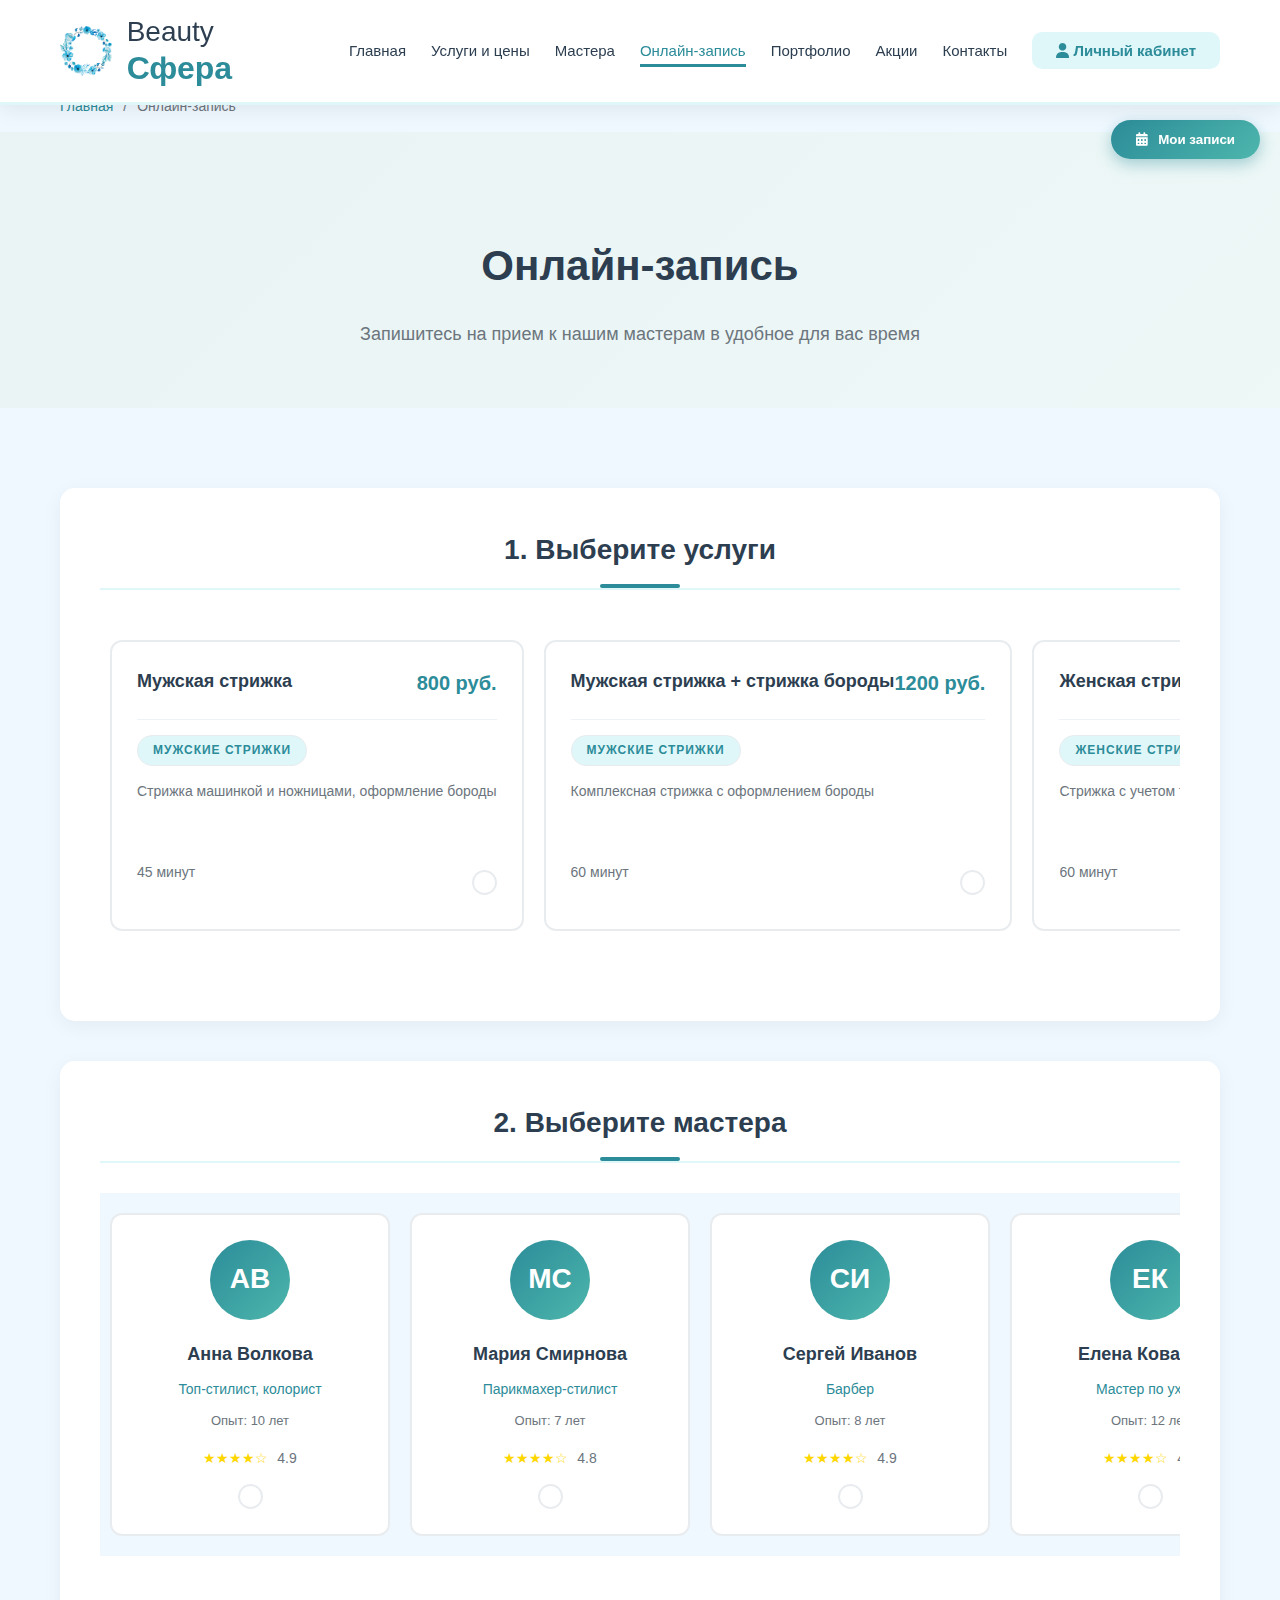
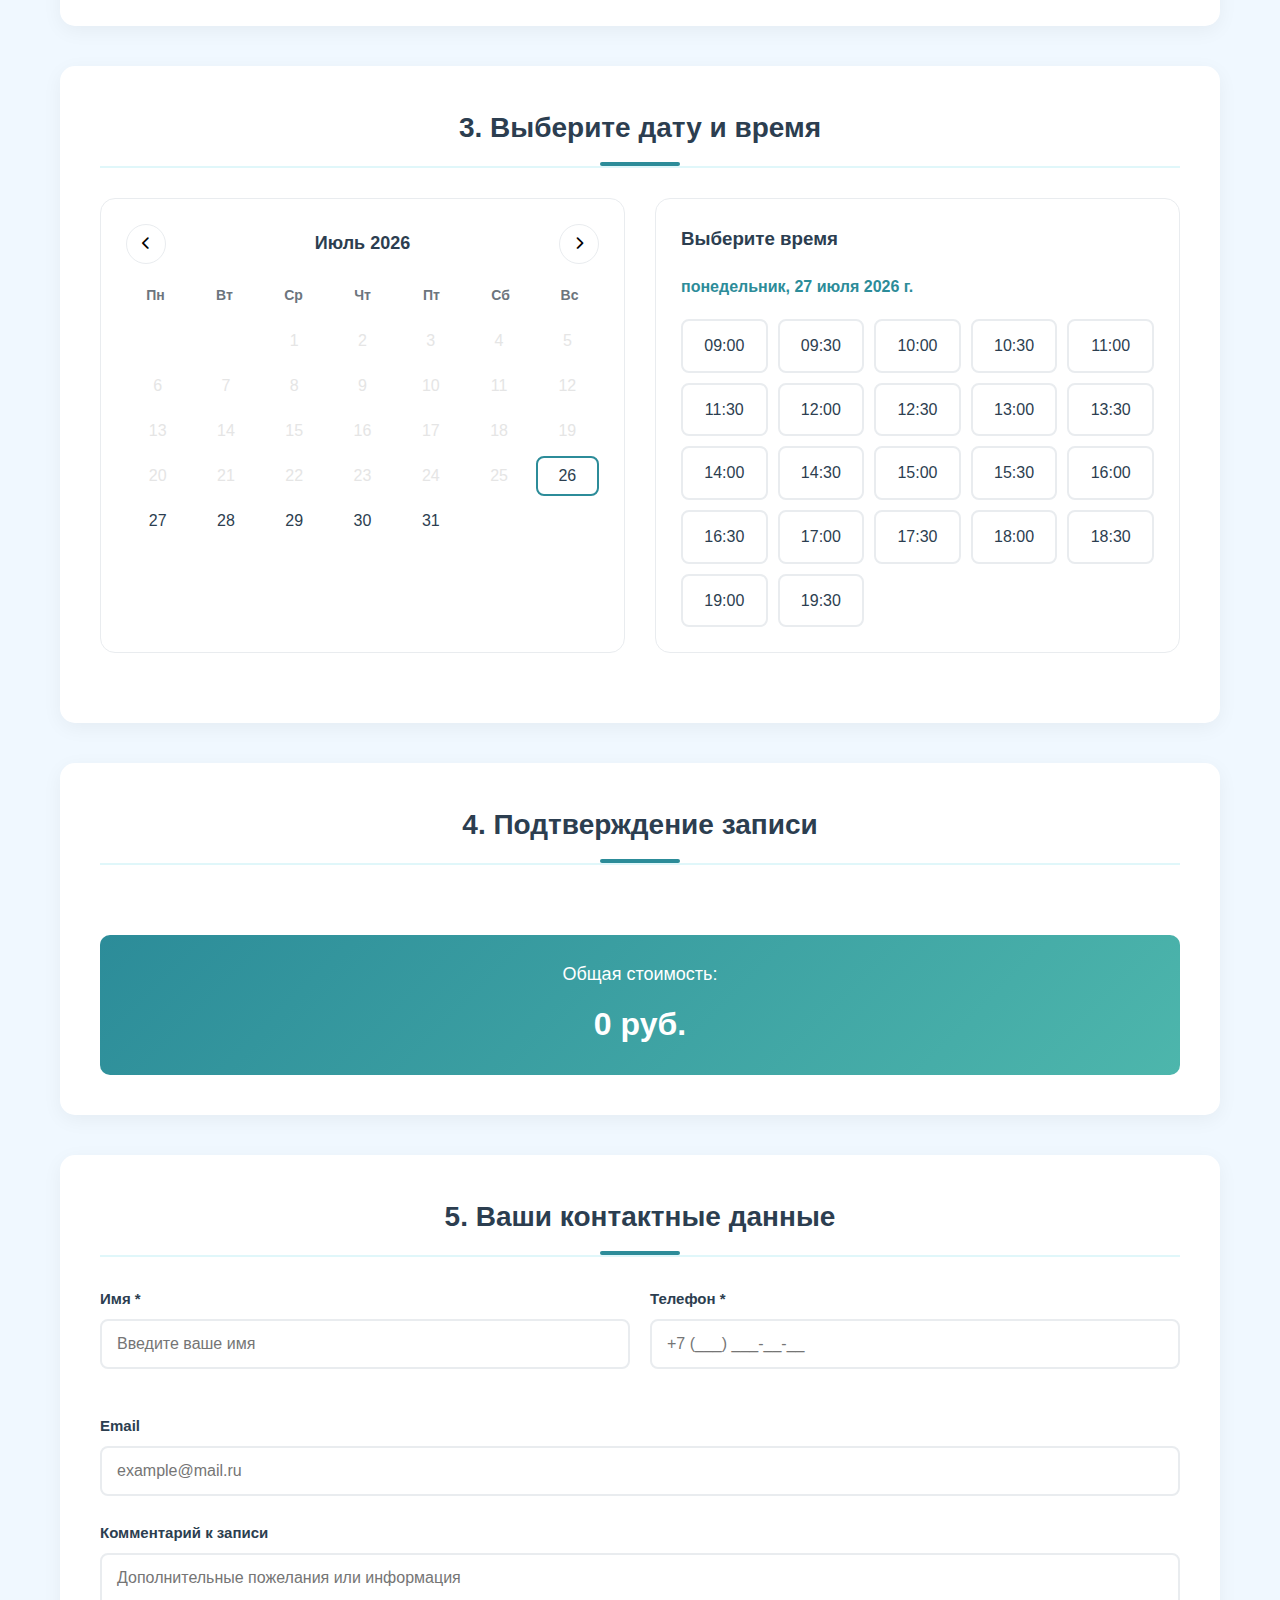
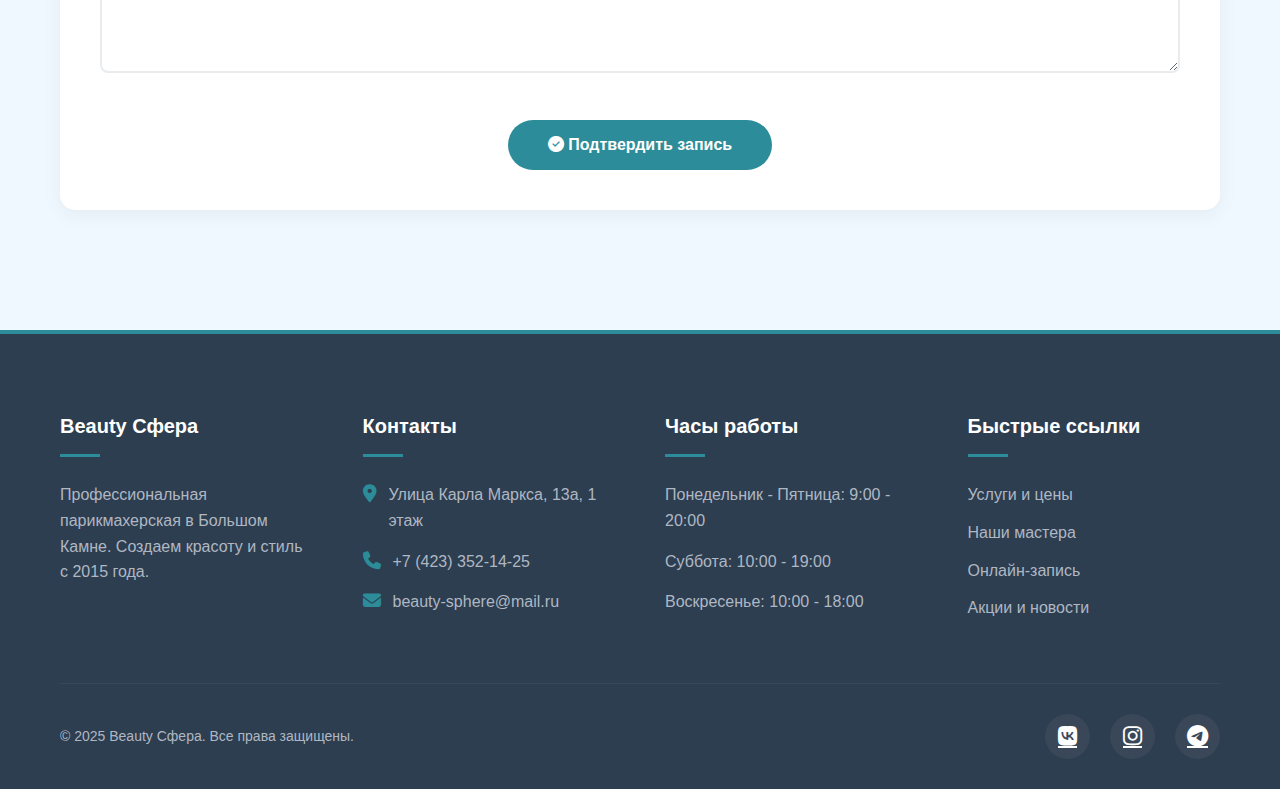
<file: pages/booking.html>
<!DOCTYPE html>
<html lang="ru">
<head>
    <meta charset="UTF-8">
    <meta name="viewport" content="width=device-width, initial-scale=1.0">
    <title>Онлайн-запись - Beauty Сфера</title>
      <!-- Фавиконки для разных устройств -->
    <link rel="apple-touch-icon" sizes="180x180" href="images/logo/apple-touch-icon.png">
    <link rel="icon" type="image/png" sizes="32x32" href="images/logo/favicon-32x32.png">
    <link rel="icon" type="image/png" sizes="16x16" href="images/logo/favicon-16x16.png">
    <link rel="manifest" href="images/logo/site.webmanifest">
    <link rel="mask-icon" href="images/logo/safari-pinned-tab.svg" color="#5bbad5">
    <meta name="msapplication-TileColor" content="#da532c">
    <meta name="theme-color" content="#ffffff">
    
    <link rel="stylesheet" href="../css/style.css">
    <link rel="stylesheet" href="../css/pages.css">
    <link rel="stylesheet" href="https://cdnjs.cloudflare.com/ajax/libs/font-awesome/6.4.0/css/all.min.css">
    <style>
        /* Стили для страницы записи */
        .booking-section {
            padding: 80px 0;
            background-color: var(--light);
        }
        
        .booking-header {
            text-align: center;
            margin-bottom: 50px;
        }
        
        .booking-header h1 {
            font-size: 42px;
            color: var(--dark);
            margin-bottom: 15px;
        }
        
        .booking-header p {
            font-size: 18px;
            color: var(--gray);
            max-width: 600px;
            margin: 0 auto;
        }
        
        /* Секции выбора */
        .selection-section {
            background: white;
            border-radius: 15px;
            padding: 40px;
            margin-bottom: 40px;
            box-shadow: 0 5px 20px rgba(0,0,0,0.05);
        }
        
        .section-title {
            font-size: 28px;
            color: var(--dark);
            margin-bottom: 30px;
            padding-bottom: 15px;
            border-bottom: 2px solid var(--primary-light);
        }
        
        /* Горизонтальные карточки услуг */
        .services-horizontal {
            display: flex;
            overflow-x: auto;
            gap: 20px;
            padding: 20px 10px;
            margin-bottom: 30px;
            scrollbar-width: thin;
            scrollbar-color: var(--primary) var(--light-gray);
        }
        
        .services-horizontal::-webkit-scrollbar {
            height: 8px;
        }
        
        .services-horizontal::-webkit-scrollbar-track {
            background: var(--light-gray);
            border-radius: 4px;
        }
        
        .services-horizontal::-webkit-scrollbar-thumb {
            background: var(--primary);
            border-radius: 4px;
        }
        
        .service-card-horizontal {
            min-width: 280px;
            background: white;
            border: 2px solid var(--light-gray);
            border-radius: 12px;
            padding: 25px;
            cursor: pointer;
            transition: all 0.3s ease;
            flex-shrink: 0;
            position: relative;
        }
        
        .service-card-horizontal:hover {
            border-color: var(--primary);
            transform: translateY(-5px);
            box-shadow: 0 8px 25px rgba(0,0,0,0.1);
        }
        
        .service-card-horizontal.selected {
            background: rgba(44, 140, 153, 0.05);
            border-color: var(--primary);
            border-left: 5px solid var(--primary);
        }
        
        .service-header {
            display: flex;
            justify-content: space-between;
            align-items: flex-start;
            margin-bottom: 15px;
        }
        
        .service-name {
            font-size: 18px;
            font-weight: 600;
            color: var(--dark);
            margin: 0;
        }
        
        .service-price {
            color: var(--primary);
            font-weight: 700;
            font-size: 20px;
            white-space: nowrap;
        }
        
        .service-category {
            display: inline-block;
            padding: 5px 15px;
            background: var(--primary-light);
            color: var(--primary);
            border-radius: 15px;
            font-size: 12px;
            font-weight: 600;
            margin-bottom: 15px;
        }
        
        .service-description {
            color: var(--gray);
            font-size: 14px;
            line-height: 1.5;
            margin-bottom: 20px;
        }
        
        .service-footer {
            display: flex;
            justify-content: space-between;
            align-items: center;
        }
        
        .service-duration {
            color: var(--gray);
            font-size: 14px;
        }
        
        .service-select-indicator {
            width: 25px;
            height: 25px;
            border: 2px solid var(--light-gray);
            border-radius: 50%;
            display: flex;
            align-items: center;
            justify-content: center;
            color: white;
            font-size: 12px;
            transition: all 0.3s ease;
        }
        
        .service-card-horizontal.selected .service-select-indicator {
            background: var(--primary);
            border-color: var(--primary);
        }
        
        /* Горизонтальные карточки мастеров */
        .masters-horizontal {
            display: flex;
            overflow-x: auto;
            gap: 20px;
            padding: 20px 10px;
            margin-bottom: 30px;
            scrollbar-width: thin;
            scrollbar-color: var(--primary) var(--light-gray);
        }
        
        .master-card-horizontal {
            min-width: 280px;
            background: white;
            border: 2px solid var(--light-gray);
            border-radius: 12px;
            padding: 25px;
            cursor: pointer;
            transition: all 0.3s ease;
            flex-shrink: 0;
            text-align: center;
            position: relative;
        }
        
        .master-card-horizontal:hover {
            border-color: var(--primary);
            transform: translateY(-5px);
            box-shadow: 0 8px 25px rgba(0,0,0,0.1);
        }
        
        .master-card-horizontal.selected {
            background: rgba(44, 140, 153, 0.05);
            border-color: var(--primary);
            border-left: 5px solid var(--primary);
        }
        
        .master-avatar {
            width: 80px;
            height: 80px;
            border-radius: 50%;
            background: linear-gradient(135deg, var(--primary), var(--secondary));
            color: white;
            display: flex;
            align-items: center;
            justify-content: center;
            font-size: 28px;
            font-weight: bold;
            margin: 0 auto 20px;
        }
        
        .master-name {
            font-size: 18px;
            font-weight: 600;
            color: var(--dark);
            margin-bottom: 10px;
        }
        
        .master-specialty {
            color: var(--primary);
            font-weight: 500;
            margin-bottom: 10px;
            font-size: 14px;
        }
        
        .master-experience {
            color: var(--gray);
            font-size: 13px;
            margin-bottom: 15px;
        }
        
        .master-rating {
            color: #FFD700;
            font-size: 14px;
            margin-bottom: 15px;
        }
        
        .master-select-indicator {
            width: 25px;
            height: 25px;
            border: 2px solid var(--light-gray);
            border-radius: 50%;
            display: flex;
            align-items: center;
            justify-content: center;
            color: white;
            font-size: 12px;
            transition: all 0.3s ease;
            margin: 0 auto;
        }
        
        .master-card-horizontal.selected .master-select-indicator {
            background: var(--primary);
            border-color: var(--primary);
        }
        
        /* Выбор даты и времени */
        .datetime-selector {
            display: grid;
            grid-template-columns: 1fr 1fr;
            gap: 30px;
            margin-bottom: 30px;
        }
        
        .calendar-container, .time-container {
            background: white;
            border-radius: 15px;
            padding: 25px;
            border: 1px solid var(--light-gray);
        }
        
        .calendar-header {
            display: flex;
            justify-content: space-between;
            align-items: center;
            margin-bottom: 20px;
        }
        
        .calendar-nav-btn {
            width: 40px;
            height: 40px;
            border-radius: 50%;
            border: 1px solid var(--light-gray);
            background: white;
            display: flex;
            align-items: center;
            justify-content: center;
            cursor: pointer;
            transition: all 0.3s ease;
        }
        
        .calendar-nav-btn:hover {
            border-color: var(--primary);
            color: var(--primary);
        }
        
        .calendar-month {
            font-weight: 600;
            font-size: 18px;
            color: var(--dark);
        }
        
        .calendar-weekdays {
            display: grid;
            grid-template-columns: repeat(7, 1fr);
            gap: 10px;
            margin-bottom: 15px;
        }
        
        .weekday {
            text-align: center;
            font-weight: 600;
            color: var(--gray);
            font-size: 14px;
        }
        
        .calendar-days {
            display: grid;
            grid-template-columns: repeat(7, 1fr);
            gap: 5px;
        }
        
        .calendar-day {
            height: 40px;
            display: flex;
            align-items: center;
            justify-content: center;
            border-radius: 8px;
            cursor: pointer;
            transition: all 0.3s ease;
            font-weight: 500;
        }
        
        .calendar-day:hover {
            background: var(--primary-light);
            color: var(--primary);
        }
        
        .calendar-day.selected {
            background: var(--primary);
            color: white;
        }
        
        .calendar-day.disabled {
            color: #ccc;
            cursor: not-allowed;
        }
        
        .calendar-day.disabled:hover {
            background: transparent;
            color: #ccc;
        }
        
        .calendar-day.today {
            border: 2px solid var(--primary);
        }
        
        .time-slots-container {
            display: grid;
            grid-template-columns: repeat(auto-fill, minmax(80px, 1fr));
            gap: 10px;
            margin-top: 20px;
        }
        
        .time-slot {
            padding: 12px;
            background: white;
            border: 2px solid var(--light-gray);
            border-radius: 8px;
            text-align: center;
            cursor: pointer;
            transition: all 0.3s ease;
            font-weight: 500;
        }
        
        .time-slot:hover {
            border-color: var(--primary);
            color: var(--primary);
        }
        
        .time-slot.selected {
            background: var(--primary);
            border-color: var(--primary);
            color: white;
        }
        
        .time-slot.disabled {
            background: #f8f9fa;
            color: #ccc;
            cursor: not-allowed;
        }
        
        .time-slot.disabled:hover {
            border-color: var(--light-gray);
            color: #ccc;
        }
        
        /* Сводка и форма */
        .confirmation-section {
            background: white;
            border-radius: 15px;
            padding: 40px;
            margin-bottom: 40px;
            box-shadow: 0 5px 20px rgba(0,0,0,0.05);
        }
        
        .summary-grid {
            display: grid;
            grid-template-columns: repeat(auto-fit, minmax(250px, 1fr));
            gap: 30px;
            margin-bottom: 40px;
        }
        
        .summary-card {
            background: var(--light);
            border-radius: 10px;
            padding: 20px;
            border-left: 4px solid var(--primary);
        }
        
        .summary-title {
            font-size: 16px;
            font-weight: 600;
            color: var(--dark);
            margin-bottom: 15px;
        }
        
        .summary-content {
            color: var(--gray);
            font-size: 14px;
            line-height: 1.5;
        }
        
        .summary-total {
            background: linear-gradient(135deg, var(--primary) 0%, var(--secondary) 100%);
            color: white;
            padding: 25px;
            border-radius: 10px;
            text-align: center;
            margin-top: 30px;
        }
        
        .total-label {
            font-size: 18px;
            margin-bottom: 10px;
        }
        
        .total-price {
            font-size: 32px;
            font-weight: 700;
        }
        
        /* Форма клиента */
        .client-form {
            background: white;
            border-radius: 15px;
            padding: 40px;
            margin-bottom: 40px;
            box-shadow: 0 5px 20px rgba(0,0,0,0.05);
        }
        
        .form-row {
            display: grid;
            grid-template-columns: 1fr 1fr;
            gap: 20px;
            margin-bottom: 20px;
        }
        
        .form-group {
            margin-bottom: 25px;
        }
        
        .form-group label {
            display: block;
            margin-bottom: 8px;
            font-weight: 600;
            color: var(--dark);
            font-size: 15px;
        }
        
        .form-group input,
        .form-group textarea {
            width: 100%;
            padding: 14px 15px;
            border: 2px solid var(--light-gray);
            border-radius: 8px;
            font-size: 16px;
            transition: all 0.3s ease;
            font-family: inherit;
        }
        
        .form-group input:focus,
        .form-group textarea:focus {
            border-color: var(--primary);
            outline: none;
            box-shadow: 0 0 0 3px rgba(44, 140, 153, 0.1);
        }
        
        .form-group textarea {
            resize: vertical;
            min-height: 120px;
        }
        
        .form-group .error {
            color: #e74c3c;
            font-size: 14px;
            margin-top: 5px;
            display: none;
        }
        
        .form-group.error input,
        .form-group.error textarea {
            border-color: #e74c3c;
        }
        
        .form-group.error .error {
            display: block;
        }
        
        /* Кнопки */
        .booking-actions {
            display: flex;
            justify-content: center;
            gap: 20px;
            margin-top: 40px;
        }
        
        .btn-booking {
            padding: 16px 40px;
            font-size: 16px;
            font-weight: 600;
            border-radius: 30px;
            cursor: pointer;
            transition: all 0.3s ease;
            border: none;
        }
        
        .btn-booking-primary {
            background: var(--primary);
            color: white;
        }
        
        .btn-booking-primary:hover {
            background: var(--primary-dark);
            transform: translateY(-2px);
            box-shadow: 0 8px 20px rgba(44, 140, 153, 0.3);
        }
        
        /* Успешное сообщение */
        .success-message {
            background: white;
            border-radius: 15px;
            padding: 60px 40px;
            text-align: center;
            box-shadow: 0 10px 30px rgba(0,0,0,0.1);
            margin: 40px 0;
            display: none;
        }
        
        .success-icon {
            font-size: 80px;
            color: #27ae60;
            margin-bottom: 30px;
        }
        
        .success-title {
            font-size: 32px;
            color: var(--dark);
            margin-bottom: 20px;
        }
        
        .success-text {
            font-size: 18px;
            color: var(--gray);
            margin-bottom: 40px;
            max-width: 600px;
            margin-left: auto;
            margin-right: auto;
        }
        
        .success-actions {
            display: flex;
            gap: 15px;
            justify-content: center;
        }
        
        /* Кнопка "Мои записи" и окно просмотра */
        .view-appointments-btn {
            position: fixed;
            top: 120px;
            right: 20px;
            background: linear-gradient(135deg, var(--primary) 0%, var(--secondary) 100%);
            color: white;
            border: none;
            border-radius: 50px;
            padding: 12px 25px;
            font-weight: 600;
            cursor: pointer;
            display: flex;
            align-items: center;
            gap: 10px;
            box-shadow: 0 5px 15px rgba(44, 140, 153, 0.4);
            z-index: 999;
            transition: all 0.3s ease;
        }
        
        .view-appointments-btn:hover {
            transform: translateY(-2px);
            box-shadow: 0 8px 20px rgba(44, 140, 153, 0.6);
        }
        
        .appointments-preview {
            position: fixed;
            top: 100px;
            right: 20px;
            width: 350px;
            background: white;
            border-radius: 15px;
            box-shadow: 0 10px 40px rgba(0,0,0,0.15);
            z-index: 1000;
            overflow: hidden;
            display: none;
            border: 1px solid var(--light-gray);
        }
        
        .appointments-preview.active {
            display: block;
            animation: slideInRight 0.3s ease;
        }
        
        @keyframes slideInRight {
            from {
                transform: translateX(100%);
                opacity: 0;
            }
            to {
                transform: translateX(0);
                opacity: 1;
            }
        }
        
        .preview-header {
            background: linear-gradient(135deg, var(--primary) 0%, var(--secondary) 100%);
            color: white;
            padding: 20px;
            display: flex;
            justify-content: space-between;
            align-items: center;
        }
        
        .preview-header h3 {
            margin: 0;
            font-size: 18px;
        }
        
        .close-preview {
            background: none;
            border: none;
            color: white;
            font-size: 24px;
            cursor: pointer;
            line-height: 1;
        }
        
        .preview-content {
            padding: 20px;
            max-height: 400px;
            overflow-y: auto;
        }
        
        .appointment-item {
            background: var(--light);
            border-radius: 10px;
            padding: 15px;
            margin-bottom: 15px;
            border-left: 3px solid var(--primary);
        }
        
        .appointment-item:last-child {
            margin-bottom: 0;
        }
        
        .appointment-item h4 {
            margin: 0 0 10px 0;
            color: var(--dark);
            font-size: 16px;
        }
        
        .appointment-item p {
            margin: 5px 0;
            color: var(--gray);
            font-size: 13px;
            display: flex;
            align-items: center;
            gap: 8px;
        }
        
        .appointment-item p i {
            width: 16px;
            color: var(--primary);
        }
        
        .appointment-actions {
            display: flex;
            gap: 10px;
            margin-top: 15px;
        }
        
        .appointment-actions .btn {
            flex: 1;
            padding: 6px 10px;
            font-size: 12px;
        }
        
        .preview-footer {
            padding: 15px 20px;
            text-align: center;
            border-top: 1px solid var(--light-gray);
        }
        
        /* Адаптивность */
        @media (max-width: 992px) {
            .datetime-selector {
                grid-template-columns: 1fr;
                gap: 20px;
            }
            
            .form-row {
                grid-template-columns: 1fr;
            }
        }
        
        @media (max-width: 768px) {
            .booking-header h1 {
                font-size: 32px;
            }
            
            .selection-section,
            .confirmation-section,
            .client-form {
                padding: 30px 20px;
            }
            
            .service-card-horizontal,
            .master-card-horizontal {
                min-width: 250px;
            }
            
            .summary-grid {
                grid-template-columns: 1fr;
            }
            
            .booking-actions {
                flex-direction: column;
            }
            
            .btn-booking {
                width: 100%;
            }
            
            .success-actions {
                flex-direction: column;
            }
            
            .appointments-preview {
                width: 90%;
                right: 5%;
                left: 5%;
            }
            
            .view-appointments-btn {
                top: 100px;
                right: 10px;
                padding: 10px 20px;
                font-size: 14px;
            }
        }
        
        @media (max-width: 480px) {
            .booking-header h1 {
                font-size: 28px;
            }
            
            .section-title {
                font-size: 24px;
            }
            
            .service-card-horizontal,
            .master-card-horizontal {
                min-width: 220px;
                padding: 20px;
            }
            
            .calendar-container,
            .time-container {
                padding: 20px;
            }
            
            .time-slots-container {
                grid-template-columns: repeat(auto-fill, minmax(70px, 1fr));
            }
        }
    </style>
</head>
<body>
    <!-- Кнопка "Мои записи" -->
    <button class="view-appointments-btn" id="viewAppointmentsBtn">
        <i class="fas fa-calendar-alt"></i>
        <span>Мои записи</span>
    </button>

    <!-- Окно просмотра записей -->
    <div class="appointments-preview" id="appointmentsPreview">
        <div class="preview-header">
            <h3>Мои записи</h3>
            <button class="close-preview" id="closePreview">&times;</button>
        </div>
        <div class="preview-content" id="previewContent">
            <!-- Записи загружаются через JS -->
        </div>
        <div class="preview-footer">
            <a href="cabinet.html" class="btn btn-outline">Все записи в кабинете</a>
        </div>
    </div>

    <!-- Шапка -->
    <header class="header">
        <div class="container">
            <div class="header-inner">
                <a href="../index.html" class="logo">
                         <img src="../images/logo/logo.png" alt="Beauty Сфера" class="logo-img">
                <span class="logo-text">
                    <span class="logo-text">Beauty</span>
                    <span class="logo-highlight">Сфера</span>
                </a>
                
                <nav class="nav">
                    <ul class="nav-list">
                        <li><a href="../index.html" class="nav-link">Главная</a></li>
                        <li><a href="services.html" class="nav-link">Услуги и цены</a></li>
                        <li><a href="masters.html" class="nav-link">Мастера</a></li>
                        <li><a href="booking.html" class="nav-link active">Онлайн-запись</a></li>
                        <li><a href="portfolio.html" class="nav-link">Портфолио</a></li>
                        <li><a href="news.html" class="nav-link">Акции</a></li>
                        <li><a href="contacts.html" class="nav-link">Контакты</a></li>
                        <li><a href="cabinet.html" class="nav-link cabinet-link">
                            <i class="fas fa-user"></i> Личный кабинет
                        </a></li>
                    </ul>
                </nav>
                
                <button class="mobile-menu-btn">
                    <span></span>
                    <span></span>
                    <span></span>
                </button>
            </div>
        </div>
    </header>

    <!-- Хлебные крошки -->
    <div class="breadcrumbs">
        <div class="container">
            <a href="../index.html">Главная</a>
            <span>/</span>
            <span>Онлайн-запись</span>
        </div>
    </div>

    <!-- Заголовок страницы -->
    <section class="page-header">
        <div class="container">
            <h1>Онлайн-запись</h1>
            <p>Запишитесь на прием к нашим мастерам в удобное для вас время</p>
        </div>
    </section>

    <!-- Форма записи -->
    <section class="booking-section">
        <div class="container">
            <!-- Выбор услуг -->
            <div class="selection-section" id="servicesSection">
                <h2 class="section-title">1. Выберите услуги</h2>
                <div class="services-horizontal" id="servicesHorizontal">
                    <!-- Услуги загружаются через JS -->
                </div>
                <div class="selected-count" id="selectedCount" style="text-align: center; margin-top: 20px; color: var(--primary); font-weight: 600; display: none;">
                    Выбрано: <span id="selectedServicesCount">0</span> услуг
                </div>
            </div>

            <!-- Выбор мастера -->
            <div class="selection-section" id="mastersSection">
                <h2 class="section-title">2. Выберите мастера</h2>
                <div class="masters-horizontal" id="mastersHorizontal">
                    <!-- Мастера загружаются через JS -->
                </div>
                <div class="selected-master" id="selectedMasterInfo" style="text-align: center; margin-top: 20px; color: var(--primary); font-weight: 600; display: none;">
                    Выбран: <span id="masterName">-</span>
                </div>
            </div>

            <!-- Выбор даты и времени -->
            <div class="selection-section" id="datetimeSection">
                <h2 class="section-title">3. Выберите дату и время</h2>
                <div class="datetime-selector">
                    <div class="calendar-container">
                        <div class="calendar-header">
                            <button class="calendar-nav-btn" id="prevMonth">
                                <i class="fas fa-chevron-left"></i>
                            </button>
                            <div class="calendar-month" id="currentMonth"></div>
                            <button class="calendar-nav-btn" id="nextMonth">
                                <i class="fas fa-chevron-right"></i>
                            </button>
                        </div>
                        <div class="calendar-weekdays">
                            <div class="weekday">Пн</div>
                            <div class="weekday">Вт</div>
                            <div class="weekday">Ср</div>
                            <div class="weekday">Чт</div>
                            <div class="weekday">Пт</div>
                            <div class="weekday">Сб</div>
                            <div class="weekday">Вс</div>
                        </div>
                        <div class="calendar-days" id="calendarDays">
                            <!-- Дни будут сгенерированы через JS -->
                        </div>
                    </div>
                    
                    <div class="time-container">
                        <h3 style="margin-bottom: 20px;">Выберите время</h3>
                        <div id="selectedDate" style="color: var(--primary); font-weight: 600; margin-bottom: 20px;">
                            Дата не выбрана
                        </div>
                        <div class="time-slots-container" id="timeSlots">
                            <!-- Временные слоты будут сгенерированы через JS -->
                        </div>
                    </div>
                </div>
                <div class="selected-datetime" id="selectedDateTimeInfo" style="text-align: center; margin-top: 20px; color: var(--primary); font-weight: 600; display: none;">
                    Выбрано: <span id="datetimeValue">-</span>
                </div>
            </div>

            <!-- Сводка и форма -->
            <div class="confirmation-section">
                <h2 class="section-title">4. Подтверждение записи</h2>
                
                <div class="summary-grid" id="summaryGrid">
                    <!-- Сводка будет заполнена через JS -->
                </div>
                
                <div class="summary-total">
                    <div class="total-label">Общая стоимость:</div>
                    <div class="total-price" id="totalPrice">0 руб.</div>
                </div>
            </div>

            <!-- Форма клиента -->
            <div class="client-form">
                <h2 class="section-title">5. Ваши контактные данные</h2>
                
                <div class="form-row">
                    <div class="form-group">
                        <label for="clientName">Имя *</label>
                        <input type="text" id="clientName" required placeholder="Введите ваше имя">
                        <div class="error" id="nameError">Пожалуйста, введите ваше имя</div>
                    </div>
                    <div class="form-group">
                        <label for="clientPhone">Телефон *</label>
                        <input type="tel" id="clientPhone" required placeholder="+7 (___) ___-__-__">
                        <div class="error" id="phoneError">Пожалуйста, введите корректный номер телефона</div>
                    </div>
                </div>
                
                <div class="form-group">
                    <label for="clientEmail">Email</label>
                    <input type="email" id="clientEmail" placeholder="example@mail.ru">
                    <div class="error" id="emailError">Пожалуйста, введите корректный email</div>
                </div>
                
                <div class="form-group">
                    <label for="clientComment">Комментарий к записи</label>
                    <textarea id="clientComment" placeholder="Дополнительные пожелания или информация"></textarea>
                </div>
                
                <div class="booking-actions">
                    <button type="button" class="btn-booking btn-booking-primary" id="confirmBooking">
                        <i class="fas fa-check-circle"></i> Подтвердить запись
                    </button>
                </div>
            </div>

            <!-- Успешное сообщение -->
            <div class="success-message" id="successMessage">
                <div class="success-icon">
                    <i class="fas fa-check-circle"></i>
                </div>
                <h2 class="success-title">Запись успешно оформлена!</h2>
                <p class="success-text">
                    Мы отправили подтверждение на ваш email. Пожалуйста, приходите за 10 минут 
                    до назначенного времени. В случае изменений свяжитесь с нами по телефону.
                </p>
                <div class="success-actions">
                    <a href="cabinet.html" class="btn btn-primary">
                        <i class="fas fa-user"></i> Перейти в личный кабинет
                    </a>
                    <a href="../index.html" class="btn btn-outline">
                        <i class="fas fa-home"></i> На главную
                    </a>
                </div>
            </div>
        </div>
    </section>

    <!-- Подвал -->
    <footer class="footer">
        <div class="container">
            <div class="footer-grid">
                <div class="footer-column">
                    <h3 class="footer-title">Beauty Сфера</h3>
                    <p class="footer-text">Профессиональная парикмахерская в Большом Камне. Создаем красоту и стиль с 2015 года.</p>
                </div>
                <div class="footer-column">
                    <h3 class="footer-title">Контакты</h3>
                    <p><i class="fas fa-map-marker-alt"></i> Улица Карла Маркса, 13а, 1 этаж</p>
                    <p><i class="fas fa-phone"></i> +7 (423) 352-14-25</p>
                    <p><i class="fas fa-envelope"></i> beauty-sphere@mail.ru</p>
                </div>
                <div class="footer-column">
                    <h3 class="footer-title">Часы работы</h3>
                    <p>Понедельник - Пятница: 9:00 - 20:00</p>
                    <p>Суббота: 10:00 - 19:00</p>
                    <p>Воскресенье: 10:00 - 18:00</p>
                </div>
                <div class="footer-column">
                    <h3 class="footer-title">Быстрые ссылки</h3>
                    <ul class="footer-links">
                        <li><a href="services.html">Услуги и цены</a></li>
                        <li><a href="masters.html">Наши мастера</a></li>
                        <li><a href="booking.html">Онлайн-запись</a></li>
                        <li><a href="news.html">Акции и новости</a></li>
                    </ul>
                </div>
            </div>
            <div class="footer-bottom">
                <p>&copy; 2025 Beauty Сфера. Все права защищены.</p>
                <div class="social-links">
                    <a href="https://vk.com/beautysphere_bk" target="_blank"><i class="fab fa-vk"></i></a>
                    <a href="https://instagram.com/beauty_sphere_bk" target="_blank"><i class="fab fa-instagram"></i></a>
                    <a href="https://t.me/beautysphere_bk" target="_blank"><i class="fab fa-telegram"></i></a>
                </div>
            </div>
        </div>
    </footer>

    <script src="../js/main.js"></script>
    <script src="../js/data.js"></script>
    <script>
        // Глобальные переменные для записи
        let bookingData = {
            services: [],
            master: null,
            date: null,
            time: null,
            client: {},
            totalPrice: 0
        };
        
        // Инициализация при загрузке страницы
        document.addEventListener('DOMContentLoaded', function() {
            initBookingPage();
            setupEventListeners();
            loadAppointmentsPreview();
            
            // Автозаполнение данных пользователя если он авторизован
            const user = getAuthState();
            if (user) {
                if (user.name) {
                    document.getElementById('clientName').value = user.name;
                }
                if (user.email) {
                    document.getElementById('clientEmail').value = user.email;
                }
                if (user.phone) {
                    document.getElementById('clientPhone').value = user.phone;
                }
            }
        });
        
        // Получение состояния авторизации (исправленная версия)
        function getAuthState() {
            const userData = localStorage.getItem('beauty-sphere-user');
            if (!userData) return null;
            
            try {
                const user = JSON.parse(userData);
                // Проверяем, что данные валидны
                if (user && (user.name || user.email)) {
                    return user;
                }
                return null;
            } catch (error) {
                console.error('Ошибка парсинга данных пользователя:', error);
                return null;
            }
        }
        
        // Инициализация страницы записи
        function initBookingPage() {
            // Сброс данных
            bookingData = {
                services: [],
                master: null,
                date: null,
                time: null,
                client: {},
                totalPrice: 0
            };
            
            // Загрузка услуг и мастеров
            loadServices();
            loadMasters();
            initCalendar();
            
            // Установка минимальной даты (сегодня + 1 день)
            const tomorrow = new Date();
            tomorrow.setDate(tomorrow.getDate() + 1);
            bookingData.date = tomorrow.toISOString().split('T')[0];
            updateSelectedDateDisplay(bookingData.date);
            
            // Генерация временных слотов
            generateTimeSlots();
        }
        
        // Загрузка услуг
        async function loadServices() {
            try {
                const services = await window.beautySphereData.getServices();
                displayServices(services);
            } catch (error) {
                console.error('Ошибка загрузки услуг:', error);
                document.getElementById('servicesHorizontal').innerHTML = `
                    <div style="text-align: center; padding: 40px; color: var(--gray); width: 100%;">
                        <p>Не удалось загрузить услуги. Пожалуйста, попробуйте позже.</p>
                    </div>
                `;
            }
        }
        
        // Отображение услуг
        function displayServices(services) {
            const container = document.getElementById('servicesHorizontal');
            
            container.innerHTML = services.map(service => `
                <div class="service-card-horizontal" data-service-id="${service.id}" data-service-price="${service.price}">
                    <div class="service-header">
                        <h3 class="service-name">${service.name}</h3>
                        <div class="service-price">${service.price} руб.</div>
                    </div>
                    <div class="service-category">${service.category}</div>
                    <p class="service-description">${service.description}</p>
                    <div class="service-footer">
                        <div class="service-duration">${service.duration} минут</div>
                        <div class="service-select-indicator">
                            <i class="fas fa-check"></i>
                        </div>
                    </div>
                </div>
            `).join('');
            
            setupServiceSelection();
        }
        
        // Настройка выбора услуг
        function setupServiceSelection() {
            document.querySelectorAll('.service-card-horizontal').forEach(card => {
                card.addEventListener('click', function() {
                    const serviceId = parseInt(this.dataset.serviceId);
                    const serviceName = this.querySelector('.service-name').textContent;
                    const servicePrice = parseInt(this.dataset.servicePrice);
                    const serviceCategory = this.querySelector('.service-category').textContent;
                    
                    // Проверяем, выбрана ли уже эта услуга
                    const isSelected = this.classList.contains('selected');
                    
                    if (!isSelected) {
                        // Добавляем услугу
                        this.classList.add('selected');
                        bookingData.services.push({
                            id: serviceId,
                            name: serviceName,
                            price: servicePrice,
                            category: serviceCategory
                        });
                    } else {
                        // Убираем услугу
                        this.classList.remove('selected');
                        bookingData.services = bookingData.services.filter(service => service.id !== serviceId);
                    }
                    
                    updateSelectedCount();
                    updateSummary();
                });
            });
        }
        
        // Обновление счетчика выбранных услуг
        function updateSelectedCount() {
            const count = bookingData.services.length;
            const countElement = document.getElementById('selectedServicesCount');
            const container = document.getElementById('selectedCount');
            
            countElement.textContent = count;
            
            if (count > 0) {
                container.style.display = 'block';
            } else {
                container.style.display = 'none';
            }
        }
        
        // Загрузка мастеров
        async function loadMasters() {
            try {
                const masters = await window.beautySphereData.getMasters();
                displayMasters(masters);
            } catch (error) {
                console.error('Ошибка загрузки мастеров:', error);
                document.getElementById('mastersHorizontal').innerHTML = `
                    <div style="text-align: center; padding: 40px; color: var(--gray); width: 100%;">
                        <p>Не удалось загрузить мастеров. Пожалуйста, попробуйте позже.</p>
                    </div>
                `;
            }
        }
        
        // Отображение мастеров
        function displayMasters(masters) {
            const container = document.getElementById('mastersHorizontal');
            
            container.innerHTML = masters.map(master => {
                const initials = master.name.split(' ').map(word => word[0]).join('').toUpperCase();
                const rating = master.rating || 4.5;
                
                return `
                    <div class="master-card-horizontal" data-master-id="${master.id}">
                        <div class="master-avatar">${initials}</div>
                        <h3 class="master-name">${master.name}</h3>
                        <div class="master-specialty">${master.specialization}</div>
                        <div class="master-experience">Опыт: ${master.experience}</div>
                        <div class="master-rating">
                            ${'★'.repeat(Math.floor(rating))}${'☆'.repeat(5 - Math.floor(rating))}
                            <span style="color: var(--gray); margin-left: 5px;">${rating.toFixed(1)}</span>
                        </div>
                        <div class="master-select-indicator">
                            <i class="fas fa-check"></i>
                        </div>
                    </div>
                `;
            }).join('');
            
            setupMasterSelection();
        }
        
        // Настройка выбора мастера
        function setupMasterSelection() {
            document.querySelectorAll('.master-card-horizontal').forEach(card => {
                card.addEventListener('click', function() {
                    const masterId = parseInt(this.dataset.masterId);
                    const masterName = this.querySelector('.master-name').textContent;
                    const masterSpecialty = this.querySelector('.master-specialty').textContent;
                    
                    // Снимаем выделение с других мастеров
                    document.querySelectorAll('.master-card-horizontal').forEach(c => {
                        c.classList.remove('selected');
                    });
                    
                    // Выделяем выбранного мастера
                    this.classList.add('selected');
                    
                    bookingData.master = {
                        id: masterId,
                        name: masterName,
                        specialization: masterSpecialty
                    };
                    
                    updateSelectedMasterInfo();
                    updateSummary();
                });
            });
        }
        
        // Обновление информации о выбранном мастере
        function updateSelectedMasterInfo() {
            const infoElement = document.getElementById('selectedMasterInfo');
            const nameElement = document.getElementById('masterName');
            
            if (bookingData.master) {
                nameElement.textContent = bookingData.master.name;
                infoElement.style.display = 'block';
            } else {
                infoElement.style.display = 'none';
            }
        }
        
        // Инициализация календаря
        function initCalendar() {
            const today = new Date();
            const currentMonth = today.getMonth();
            const currentYear = today.getFullYear();
            
            renderCalendar(currentMonth, currentYear);
            setupCalendarNavigation();
        }
        
        // Отрисовка календаря
        function renderCalendar(month, year) {
            const calendarDays = document.getElementById('calendarDays');
            const monthNames = [
                'Январь', 'Февраль', 'Март', 'Апрель', 'Май', 'Июнь',
                'Июль', 'Август', 'Сентябрь', 'Октябрь', 'Ноябрь', 'Декабрь'
            ];
            
            // Обновляем заголовок месяца
            document.getElementById('currentMonth').textContent = `${monthNames[month]} ${year}`;
            
            // Очищаем календарь
            calendarDays.innerHTML = '';
            
            // Получаем первый день месяца
            const firstDay = new Date(year, month, 1);
            // Получаем количество дней в месяце
            const lastDay = new Date(year, month + 1, 0);
            const daysInMonth = lastDay.getDate();
            
            // Получаем день недели первого дня месяца
            const firstDayOfWeek = firstDay.getDay();
            // Корректируем для отображения с понедельника
            const adjustedFirstDayOfWeek = firstDayOfWeek === 0 ? 6 : firstDayOfWeek - 1;
            
            // Добавляем пустые ячейки для дней предыдущего месяца
            for (let i = 0; i < adjustedFirstDayOfWeek; i++) {
                const emptyDay = document.createElement('div');
                emptyDay.className = 'calendar-day disabled';
                calendarDays.appendChild(emptyDay);
            }
            
            // Добавляем дни месяца
            const today = new Date();
            today.setHours(0, 0, 0, 0);
            
            for (let day = 1; day <= daysInMonth; day++) {
                const dayElement = document.createElement('div');
                dayElement.className = 'calendar-day';
                dayElement.textContent = day;
                dayElement.dataset.date = `${year}-${(month + 1).toString().padStart(2, '0')}-${day.toString().padStart(2, '0')}`;
                
                // Проверяем, является ли день сегодняшним
                const currentDate = new Date(year, month, day);
                if (currentDate.getTime() === today.getTime()) {
                    dayElement.classList.add('today');
                }
                
                // Делаем недоступными прошедшие даты
                if (currentDate < today) {
                    dayElement.classList.add('disabled');
                    dayElement.style.cursor = 'not-allowed';
                    dayElement.style.opacity = '0.5';
                } else {
                    dayElement.addEventListener('click', () => selectDate(dayElement.dataset.date));
                }
                
                // Выделяем выбранную дату
                if (bookingData.date === dayElement.dataset.date) {
                    dayElement.classList.add('selected');
                }
                
                calendarDays.appendChild(dayElement);
            }
        }
        
        // Настройка навигации календаря
        function setupCalendarNavigation() {
            let currentMonth = new Date().getMonth();
            let currentYear = new Date().getFullYear();
            
            document.getElementById('prevMonth').addEventListener('click', () => {
                currentMonth--;
                if (currentMonth < 0) {
                    currentMonth = 11;
                    currentYear--;
                }
                renderCalendar(currentMonth, currentYear);
            });
            
            document.getElementById('nextMonth').addEventListener('click', () => {
                currentMonth++;
                if (currentMonth > 11) {
                    currentMonth = 0;
                    currentYear++;
                }
                renderCalendar(currentMonth, currentYear);
            });
        }
        
        // Выбор даты
        function selectDate(date) {
            // Снимаем выделение с предыдущей даты
            document.querySelectorAll('.calendar-day.selected').forEach(day => {
                day.classList.remove('selected');
            });
            
            // Выделяем выбранную дату
            const selectedDay = document.querySelector(`.calendar-day[data-date="${date}"]`);
            if (selectedDay && !selectedDay.classList.contains('disabled')) {
                selectedDay.classList.add('selected');
                bookingData.date = date;
                updateSelectedDateDisplay(date);
                generateTimeSlots();
                updateSelectedDateTimeInfo();
            }
        }
        
        // Обновление отображения выбранной даты
        function updateSelectedDateDisplay(date) {
            const dateObj = new Date(date);
            const options = { weekday: 'long', day: 'numeric', month: 'long', year: 'numeric' };
            const formattedDate = dateObj.toLocaleDateString('ru-RU', options);
            document.getElementById('selectedDate').textContent = formattedDate;
        }
        
        // Генерация временных слотов
        function generateTimeSlots() {
            const timeSlotsContainer = document.getElementById('timeSlots');
            timeSlotsContainer.innerHTML = '';
            
            // Проверяем, выбрана ли дата
            if (!bookingData.date) {
                timeSlotsContainer.innerHTML = '<p style="color: var(--gray); text-align: center;">Сначала выберите дату</p>';
                return;
            }
            
            // Проверяем, является ли выбранная дата сегодняшним днем
            const today = new Date();
            today.setHours(0, 0, 0, 0);
            const selectedDate = new Date(bookingData.date);
            
            // Определяем начальное время
            let startHour = 9; // 9:00
            if (selectedDate.getTime() === today.getTime()) {
                // Если выбрана сегодняшняя дата, начинаем с текущего часа + 2 часа
                const currentHour = today.getHours();
                startHour = Math.min(Math.max(currentHour + 2, 9), 18);
            }
            
            // Генерация слотов с 9:00 до 20:00 с шагом 30 минут
            for (let hour = startHour; hour < 20; hour++) {
                for (let minute = 0; minute < 60; minute += 30) {
                    const time = `${hour.toString().padStart(2, '0')}:${minute.toString().padStart(2, '0')}`;
                    const timeSlot = document.createElement('div');
                    timeSlot.className = 'time-slot';
                    timeSlot.textContent = time;
                    timeSlot.dataset.time = time;
                    
                    // Проверяем, не является ли время прошедшим для текущего дня
                    if (selectedDate.getTime() === today.getTime()) {
                        const currentTime = new Date();
                        const slotTime = new Date();
                        slotTime.setHours(hour, minute, 0, 0);
                        
                        if (slotTime < currentTime) {
                            timeSlot.classList.add('disabled');
                            timeSlot.style.cursor = 'not-allowed';
                            timeSlot.style.opacity = '0.5';
                        } else {
                            timeSlot.addEventListener('click', () => selectTime(time));
                        }
                    } else {
                        timeSlot.addEventListener('click', () => selectTime(time));
                    }
                    
                    // Выделяем выбранное время
                    if (bookingData.time === time) {
                        timeSlot.classList.add('selected');
                    }
                    
                    timeSlotsContainer.appendChild(timeSlot);
                }
            }
        }
        
        // Выбор времени
        function selectTime(time) {
            // Снимаем выделение с предыдущего времени
            document.querySelectorAll('.time-slot.selected').forEach(slot => {
                slot.classList.remove('selected');
            });
            
            // Выделяем выбранное время
            const selectedSlot = document.querySelector(`.time-slot[data-time="${time}"]`);
            if (selectedSlot && !selectedSlot.classList.contains('disabled')) {
                selectedSlot.classList.add('selected');
                bookingData.time = time;
                updateSelectedDateTimeInfo();
            }
        }
        
        // Обновление информации о выбранной дате и времени
        function updateSelectedDateTimeInfo() {
            const infoElement = document.getElementById('selectedDateTimeInfo');
            const valueElement = document.getElementById('datetimeValue');
            
            if (bookingData.date && bookingData.time) {
                const dateObj = new Date(bookingData.date);
                const options = { day: 'numeric', month: 'long' };
                const formattedDate = dateObj.toLocaleDateString('ru-RU', options);
                valueElement.textContent = `${formattedDate}, ${bookingData.time}`;
                infoElement.style.display = 'block';
            } else {
                infoElement.style.display = 'none';
            }
        }
        
        // Обновление сводки
        function updateSummary() {
            const summaryGrid = document.getElementById('summaryGrid');
            const totalPriceElement = document.getElementById('totalPrice');
            
            // Рассчитываем общую стоимость
            let totalPrice = 0;
            
            // Услуги
            let servicesHTML = '';
            if (bookingData.services.length > 0) {
                servicesHTML = bookingData.services.map(service => `
                    <div style="margin-bottom: 10px; display: flex; justify-content: space-between;">
                        <span>${service.name}</span>
                        <span style="font-weight: 600;">${service.price} руб.</span>
                    </div>
                `).join('');
                totalPrice += bookingData.services.reduce((sum, service) => sum + service.price, 0);
            } else {
                servicesHTML = '<p style="color: var(--gray);">Услуги не выбраны</p>';
            }
            
            // Мастер
            let masterHTML = '';
            if (bookingData.master) {
                masterHTML = `
                    <div style="margin-bottom: 5px; font-weight: 600;">${bookingData.master.name}</div>
                    <div style="color: var(--gray); font-size: 14px;">${bookingData.master.specialization}</div>
                `;
            } else {
                masterHTML = '<p style="color: var(--gray);">Мастер не выбран</p>';
            }
            
            // Дата и время
            let datetimeHTML = '';
            if (bookingData.date && bookingData.time) {
                const dateObj = new Date(bookingData.date);
                const options = { weekday: 'long', day: 'numeric', month: 'long', year: 'numeric' };
                const formattedDate = dateObj.toLocaleDateString('ru-RU', options);
                datetimeHTML = `
                    <div style="margin-bottom: 5px; font-weight: 600;">${formattedDate}</div>
                    <div style="color: var(--gray); font-size: 14px;">${bookingData.time}</div>
                `;
            } else {
                datetimeHTML = '<p style="color: var(--gray);">Дата и время не выбраны</p>';
            }
            
            // Обновляем сетку сводки
            summaryGrid.innerHTML = `
                <div class="summary-card">
                    <div class="summary-title">Выбранные услуги</div>
                    <div class="summary-content">${servicesHTML}</div>
                </div>
                <div class="summary-card">
                    <div class="summary-title">Мастер</div>
                    <div class="summary-content">${masterHTML}</div>
                </div>
                <div class="summary-card">
                    <div class="summary-title">Дата и время</div>
                    <div class="summary-content">${datetimeHTML}</div>
                </div>
            `;
            
            // Обновляем общую стоимость
            bookingData.totalPrice = totalPrice;
            totalPriceElement.textContent = `${totalPrice} руб.`;
        }
        
        // Настройка обработчиков событий
        function setupEventListeners() {
            // Подтверждение записи
            document.getElementById('confirmBooking').addEventListener('click', confirmBooking);
            
            // Кнопка "Мои записи"
            const viewAppointmentsBtn = document.getElementById('viewAppointmentsBtn');
            const appointmentsPreview = document.getElementById('appointmentsPreview');
            const closePreview = document.getElementById('closePreview');
            
            viewAppointmentsBtn.addEventListener('click', function() {
                appointmentsPreview.classList.add('active');
                loadAppointmentsPreview();
            });
            
            closePreview.addEventListener('click', function() {
                appointmentsPreview.classList.remove('active');
            });
            
            // Закрытие по клику вне окна
            document.addEventListener('click', function(event) {
                if (!appointmentsPreview.contains(event.target) && 
                    !viewAppointmentsBtn.contains(event.target) &&
                    appointmentsPreview.classList.contains('active')) {
                    appointmentsPreview.classList.remove('active');
                }
            });
            
            // Маска для телефона
            const phoneInput = document.getElementById('clientPhone');
            phoneInput.addEventListener('input', function(e) {
                let value = this.value.replace(/\D/g, '');
                
                if (value.startsWith('7') || value.startsWith('8')) {
                    value = value.substring(1);
                }
                
                if (value.length > 0) {
                    let formatted = '+7 ';
                    if (value.length > 0) formatted += '(' + value.substring(0, 3);
                    if (value.length > 3) formatted += ') ' + value.substring(3, 6);
                    if (value.length > 6) formatted += '-' + value.substring(6, 8);
                    if (value.length > 8) formatted += '-' + value.substring(8, 10);
                    
                    this.value = formatted;
                }
            });
        }
        
        // Подтверждение записи
        function confirmBooking() {
            // Проверяем, что выбраны услуги
            if (bookingData.services.length === 0) {
                alert('Пожалуйста, выберите хотя бы одну услугу');
                document.getElementById('servicesSection').scrollIntoView({ behavior: 'smooth' });
                return;
            }
            
            // Проверяем, что выбран мастер
            if (!bookingData.master) {
                alert('Пожалуйста, выберите мастера');
                document.getElementById('mastersSection').scrollIntoView({ behavior: 'smooth' });
                return;
            }
            
            // Проверяем, что выбраны дата и время
            if (!bookingData.date || !bookingData.time) {
                alert('Пожалуйста, выберите дату и время');
                document.getElementById('datetimeSection').scrollIntoView({ behavior: 'smooth' });
                return;
            }
            
            // Собираем данные клиента
            bookingData.client = {
                name: document.getElementById('clientName').value.trim(),
                phone: document.getElementById('clientPhone').value.trim(),
                email: document.getElementById('clientEmail').value.trim(),
                comment: document.getElementById('clientComment').value.trim()
            };
            
            // Валидация данных клиента
            if (!validateClientData()) {
                return;
            }
            
            // Создаем объект записи
            const appointment = {
                id: Date.now(),
                ...bookingData,
                status: 'confirmed',
                createdAt: new Date().toISOString(),
                totalPrice: bookingData.totalPrice
            };
            
            // Сохраняем запись
            saveAppointment(appointment);
            
            // Показываем сообщение об успехе
            showSuccessMessage();
            
            // Обновляем список записей
            loadAppointmentsPreview();
        }
        
        // Валидация данных клиента
        function validateClientData() {
            const name = document.getElementById('clientName').value.trim();
            const phone = document.getElementById('clientPhone').value.trim();
            const email = document.getElementById('clientEmail').value.trim();
            
            let isValid = true;
            
            // Валидация имени
            if (!name) {
                showError('clientName', 'Пожалуйста, введите ваше имя');
                isValid = false;
            } else {
                clearError('clientName');
            }
            
            // Валидация телефона
            const phoneDigits = phone.replace(/\D/g, '');
            if (!phoneDigits || phoneDigits.length < 10) {
                showError('clientPhone', 'Пожалуйста, введите корректный номер телефона');
                isValid = false;
            } else {
                clearError('clientPhone');
            }
            
            // Валидация email (если заполнен)
            if (email) {
                const emailRegex = /^[^\s@]+@[^\s@]+\.[^\s@]+$/;
                if (!emailRegex.test(email)) {
                    showError('clientEmail', 'Пожалуйста, введите корректный email');
                    isValid = false;
                } else {
                    clearError('clientEmail');
                }
            }
            
            return isValid;
        }
        
        // Показать ошибку
        function showError(fieldId, message) {
            const field = document.getElementById(fieldId);
            const errorElement = document.getElementById(fieldId + 'Error');
            const formGroup = field.closest('.form-group');
            
            formGroup.classList.add('error');
            errorElement.textContent = message;
            
            // Прокручиваем к полю с ошибкой
            field.scrollIntoView({ behavior: 'smooth', block: 'center' });
            field.focus();
        }
        
        // Очистить ошибку
        function clearError(fieldId) {
            const field = document.getElementById(fieldId);
            const formGroup = field.closest('.form-group');
            formGroup.classList.remove('error');
        }
        
      // Сохранение записи
function saveAppointment(appointment) {
    // Получаем существующие записи
    let appointments = JSON.parse(localStorage.getItem('beautySphereAppointments') || '[]');
    
    // Получаем данные пользователя для связи
    const user = getAuthState();
    
    // Добавляем информацию о пользователе к записи
    if (user) {
        appointment.userId = user.id;
        appointment.clientEmail = user.email;
    }
    
    // Если пользователь не авторизован, но указал email в форме
    if (!appointment.userId && appointment.client && appointment.client.email) {
        appointment.clientEmail = appointment.client.email;
    }
    
    // Добавляем новую запись
    appointments.push(appointment);
    
    // Сохраняем обратно в localStorage
    localStorage.setItem('beautySphereAppointments', JSON.stringify(appointments));
    
    // Сохраняем также в истории пользователя
    if (user && user.id) {
        saveToUserHistory(appointment);
    }
    
    console.log('Запись сохранена:', appointment);
}

// Сохранение в историю пользователя
function saveToUserHistory(appointment) {
    const user = getAuthState();
    if (!user || !user.id) return;
    
    // Получаем историю пользователя
    let userHistory = JSON.parse(localStorage.getItem(`user-${user.id}-history`) || '[]');
    
    // Добавляем запись в историю
    const historyItem = {
        ...appointment,
        addedToHistory: new Date().toISOString()
    };
    
    userHistory.push(historyItem);
    
    // Сохраняем историю пользователя
    localStorage.setItem(`user-${user.id}-history`, JSON.stringify(userHistory));
}
        
        // Показать сообщение об успехе
        function showSuccessMessage() {
            const formSections = document.querySelectorAll('.selection-section, .confirmation-section, .client-form');
            const successMessage = document.getElementById('successMessage');
            
            // Скрываем все секции формы
            formSections.forEach(section => {
                section.style.display = 'none';
            });
            
            // Показываем сообщение об успехе
            successMessage.style.display = 'block';
            
            // Прокручиваем к сообщению
            successMessage.scrollIntoView({ behavior: 'smooth' });
        }
        
        // Загрузка предпросмотра записей
        function loadAppointmentsPreview() {
            const previewContent = document.getElementById('previewContent');
            
            try {
                const appointments = JSON.parse(localStorage.getItem('beautySphereAppointments') || '[]');
                
                // Фильтруем только активные записи (будущие)
                const now = new Date();
                const activeAppointments = appointments.filter(app => {
                    if (!app.date || !app.time) return false;
                    const appointmentDate = new Date(`${app.date}T${app.time}`);
                    return appointmentDate > now && app.status !== 'cancelled';
                }).slice(0, 5); // Показываем только 5 последних
                
                if (activeAppointments.length === 0) {
                    previewContent.innerHTML = `
                        <div style="text-align: center; padding: 40px; color: var(--gray);">
                            <i class="fas fa-calendar-plus" style="font-size: 48px; margin-bottom: 15px; opacity: 0.5;"></i>
                            <p>У вас пока нет записей</p>
                        </div>
                    `;
                    return;
                }
                
                previewContent.innerHTML = activeAppointments.map(app => {
                    const date = new Date(`${app.date}T${app.time}`);
                    const formattedDate = date.toLocaleDateString('ru-RU', {
                        day: 'numeric',
                        month: 'long',
                        year: 'numeric'
                    });
                    const formattedTime = date.toLocaleTimeString('ru-RU', {
                        hour: '2-digit',
                        minute: '2-digit'
                    });
                    
                    let servicesText = '';
                    if (app.services && app.services.length > 0) {
                        if (app.services.length === 1) {
                            servicesText = app.services[0].name;
                        } else {
                            servicesText = `${app.services.length} услуги`;
                        }
                    }
                    
                    return `
                        <div class="appointment-item" data-id="${app.id}">
                            <h4>${servicesText}</h4>
                            <p><i class="fas fa-calendar"></i> ${formattedDate}</p>
                            <p><i class="fas fa-clock"></i> ${formattedTime}</p>
                            <p><i class="fas fa-user-tie"></i> ${app.master?.name || 'Мастер не выбран'}</p>
                            <p><i class="fas fa-money-bill-wave"></i> ${app.totalPrice || '0'} руб.</p>
                            <div class="appointment-actions">
                                <button class="btn btn-outline-primary btn-sm edit-appointment" data-id="${app.id}" style="width: 100%;">
                                    <i class="fas fa-edit"></i> Изменить
                                </button>
                            </div>
                        </div>
                    `;
                }).join('');
                
                // Обновляем количество записей в кнопке
                const viewBtn = document.getElementById('viewAppointmentsBtn');
                if (viewBtn && activeAppointments.length > 0) {
                    const span = viewBtn.querySelector('span');
                    if (span) {
                        span.textContent = `Мои записи (${activeAppointments.length})`;
                    }
                }
                
                // Добавляем обработчики для кнопок редактирования
                document.querySelectorAll('.edit-appointment').forEach(btn => {
                    btn.addEventListener('click', function() {
                        const appointmentId = parseInt(this.dataset.id);
                        editAppointment(appointmentId);
                    });
                });
                
            } catch (error) {
                console.error('Ошибка загрузки записей:', error);
                previewContent.innerHTML = `
                    <div style="text-align: center; padding: 40px; color: #e74c3c;">
                        <p>Ошибка загрузки записей</p>
                    </div>
                `;
            }
        }
        
        // Редактирование записи
        function editAppointment(appointmentId) {
            const appointments = JSON.parse(localStorage.getItem('beautySphereAppointments') || '[]');
            const appointment = appointments.find(app => app.id === appointmentId);
            
            if (!appointment) {
                alert('Запись не найдена');
                return;
            }
            
            // Загружаем данные в форму
            loadAppointmentIntoForm(appointment);
            
            // Удаляем оригинальную запись
            const updatedAppointments = appointments.filter(app => app.id !== appointmentId);
            localStorage.setItem('beautySphereAppointments', JSON.stringify(updatedAppointments));
            
            // Закрываем окно предпросмотра
            document.getElementById('appointmentsPreview').classList.remove('active');
            
            // Показываем сообщение
            alert('Запись загружена для редактирования. Заполните форму и подтвердите изменения.');
        }
        
        // Загрузка записи в форму
        function loadAppointmentIntoForm(appointment) {
            // Сбрасываем текущий выбор
            document.querySelectorAll('.service-card-horizontal.selected').forEach(card => {
                card.classList.remove('selected');
            });
            document.querySelectorAll('.master-card-horizontal.selected').forEach(card => {
                card.classList.remove('selected');
            });
            
            // Сбрасываем данные
            bookingData = {
                services: [],
                master: null,
                date: appointment.date || null,
                time: appointment.time || null,
                client: {},
                totalPrice: 0
            };
            
            // Загружаем услуги
            if (appointment.services && appointment.services.length > 0) {
                appointment.services.forEach(service => {
                    bookingData.services.push(service);
                    // Находим и выделяем карточку услуги
                    setTimeout(() => {
                        const serviceCard = document.querySelector(`.service-card-horizontal[data-service-id="${service.id}"]`);
                        if (serviceCard) {
                            serviceCard.classList.add('selected');
                        }
                    }, 100);
                });
                updateSelectedCount();
            }
            
            // Загружаем мастера
            if (appointment.master) {
                bookingData.master = appointment.master;
                setTimeout(() => {
                    const masterCard = document.querySelector(`.master-card-horizontal[data-master-id="${appointment.master.id}"]`);
                    if (masterCard) {
                        masterCard.classList.add('selected');
                    }
                }, 100);
                updateSelectedMasterInfo();
            }
            
            // Загружаем дату и время
            if (appointment.date) {
                bookingData.date = appointment.date;
                updateSelectedDateDisplay(appointment.date);
                
                // Обновляем календарь
                const dateObj = new Date(appointment.date);
                renderCalendar(dateObj.getMonth(), dateObj.getFullYear());
                
                setTimeout(() => {
                    const dayElement = document.querySelector(`.calendar-day[data-date="${appointment.date}"]`);
                    if (dayElement) {
                        dayElement.classList.add('selected');
                    }
                }, 200);
            }
            
            if (appointment.time) {
                bookingData.time = appointment.time;
                setTimeout(() => {
                    generateTimeSlots();
                    setTimeout(() => {
                        const timeSlot = document.querySelector(`.time-slot[data-time="${appointment.time}"]`);
                        if (timeSlot) {
                            timeSlot.classList.add('selected');
                        }
                    }, 300);
                }, 300);
            }
            
            updateSelectedDateTimeInfo();
            
            // Загружаем данные клиента
            if (appointment.client) {
                if (appointment.client.name) {
                    document.getElementById('clientName').value = appointment.client.name;
                }
                if (appointment.client.phone) {
                    document.getElementById('clientPhone').value = appointment.client.phone;
                }
                if (appointment.client.email) {
                    document.getElementById('clientEmail').value = appointment.client.email;
                }
                if (appointment.client.comment) {
                    document.getElementById('clientComment').value = appointment.client.comment;
                }
            }
            
            // Обновляем сводку
            updateSummary();
            
            // Прокручиваем к началу формы
            document.getElementById('servicesSection').scrollIntoView({ behavior: 'smooth' });
            
            // Показываем уведомление
            const notification = document.createElement('div');
            notification.style.cssText = `
                position: fixed;
                top: 20px;
                right: 20px;
                background: #2ecc71;
                color: white;
                padding: 15px 25px;
                border-radius: 8px;
                box-shadow: 0 5px 15px rgba(0,0,0,0.2);
                z-index: 10000;
                animation: slideInRight 0.3s ease;
            `;
            notification.innerHTML = `
                <div style="display: flex; align-items: center; gap: 10px;">
                    <i class="fas fa-info-circle"></i>
                    <span>Запись загружена для редактирования</span>
                </div>
            `;
            document.body.appendChild(notification);
            
            setTimeout(() => {
                notification.remove();
            }, 3000);
        }
    </script>
</body>
</html>
</file>
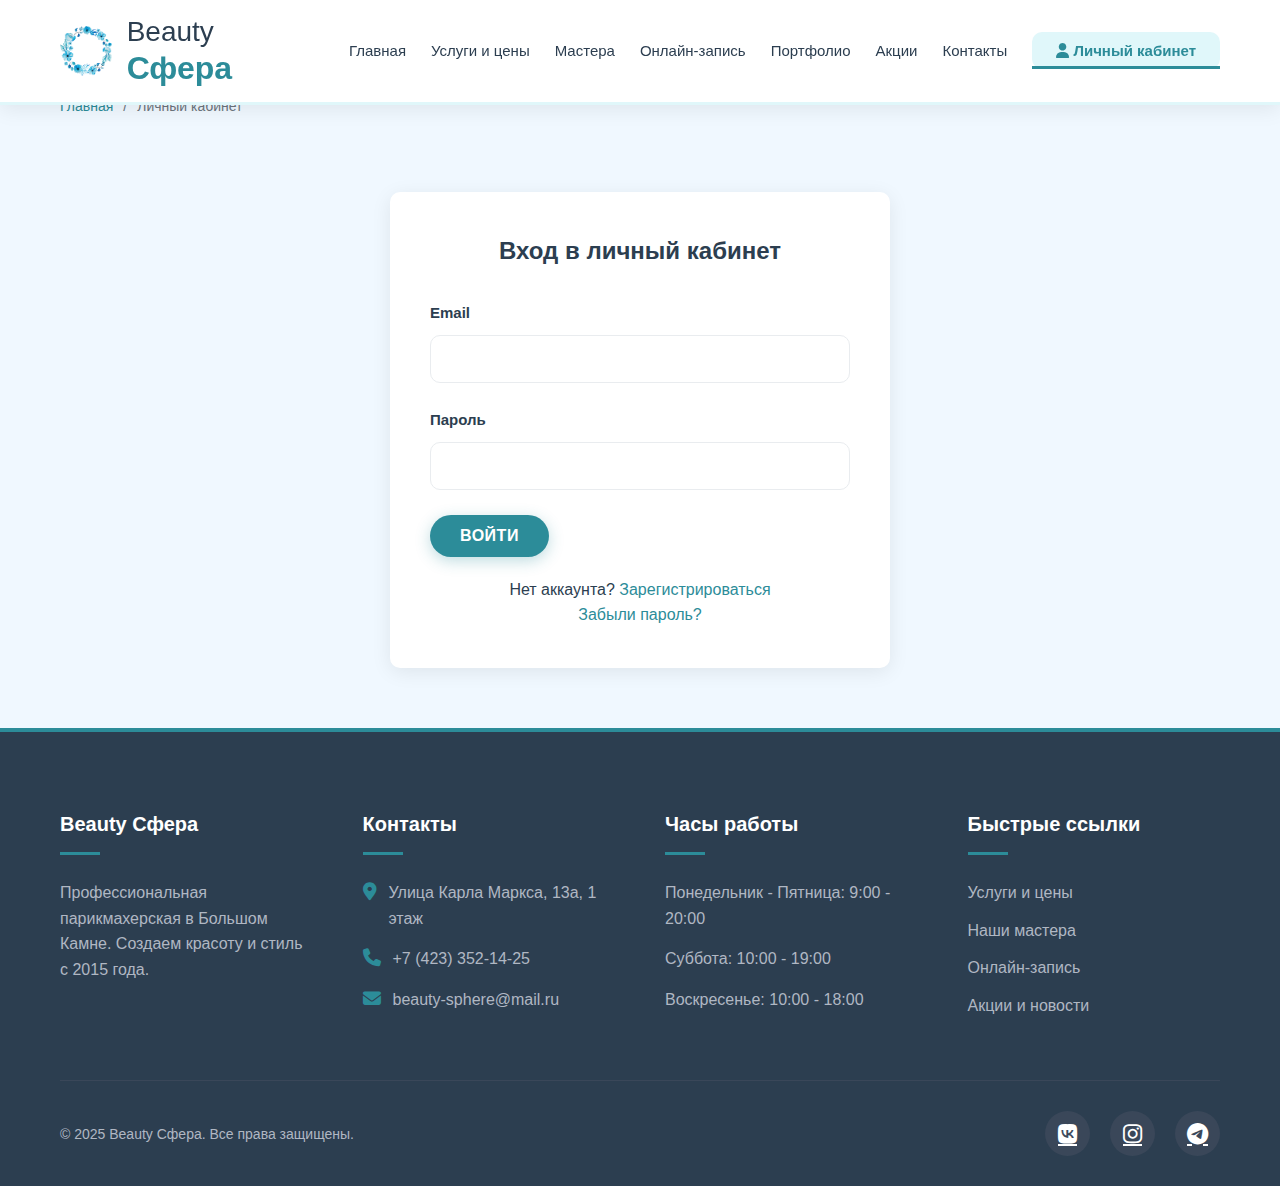
<file: pages/cabinet.html>
<!DOCTYPE html>
<html lang="ru">
<head>
    <meta charset="UTF-8">
    <meta name="viewport" content="width=device-width, initial-scale=1.0">
    <title>Личный кабинет - Beauty Сфера</title>
      <!-- Фавиконки для разных устройств -->
    <link rel="apple-touch-icon" sizes="180x180" href="images/logo/apple-touch-icon.png">
    <link rel="icon" type="image/png" sizes="32x32" href="images/logo/favicon-32x32.png">
    <link rel="icon" type="image/png" sizes="16x16" href="images/logo/favicon-16x16.png">
    <link rel="manifest" href="images/logo/site.webmanifest">
    <link rel="mask-icon" href="images/logo/safari-pinned-tab.svg" color="#5bbad5">
    <meta name="msapplication-TileColor" content="#da532c">
    <meta name="theme-color" content="#ffffff">
    
    <link rel="stylesheet" href="../css/style.css">
    <link rel="stylesheet" href="../css/pages.css">
    <link rel="stylesheet" href="https://cdnjs.cloudflare.com/ajax/libs/font-awesome/6.4.0/css/all.min.css">
    <style>
        /* Стили добавлены в JS */
    </style>
</head>
<body>
    <!-- Шапка -->
    <header class="header">
        <div class="container">
            <div class="header-inner">
                <a href="../index.html" class="logo">
                          <img src="../images/logo/logo.png" alt="Beauty Сфера" class="logo-img">
                <span class="logo-text">
                    <span class="logo-text">Beauty</span>
                    <span class="logo-highlight">Сфера</span>
                </a>
                
                <nav class="nav">
                    <ul class="nav-list">
                        <li><a href="../index.html" class="nav-link">Главная</a></li>
                        <li><a href="services.html" class="nav-link">Услуги и цены</a></li>
                        <li><a href="masters.html" class="nav-link">Мастера</a></li>
                        <li><a href="booking.html" class="nav-link">Онлайн-запись</a></li>
                        <li><a href="portfolio.html" class="nav-link">Портфолио</a></li>
                        <li><a href="news.html" class="nav-link">Акции</a></li>
                        <li><a href="contacts.html" class="nav-link">Контакты</a></li>
                        <li><a href="cabinet.html" class="nav-link active cabinet-link">
                            <i class="fas fa-user"></i> Личный кабинет
                        </a></li>
                    </ul>
                </nav>
                
                <button class="mobile-menu-btn">
                    <span></span>
                    <span></span>
                    <span></span>
                </button>
            </div>
        </div>
    </header>

    <!-- Хлебные крошки -->
    <div class="breadcrumbs">
        <div class="container">
            <a href="../index.html">Главная</a>
            <span>/</span>
            <span>Личный кабинет</span>
        </div>
    </div>

    <!-- Личный кабинет -->
    <section class="cabinet-page">
        <div class="container">
            <div class="cabinet-container" id="cabinet-container">
                <!-- Содержимое загружается через JS -->
            </div>
        </div>
    </section>

    <!-- Подвал -->
    <footer class="footer">
        <div class="container">
            <div class="footer-grid">
                <div class="footer-column">
                    <h3 class="footer-title">Beauty Сфера</h3>
                    <p class="footer-text">Профессиональная парикмахерская в Большом Камне. Создаем красоту и стиль с 2015 года.</p>
                </div>
                <div class="footer-column">
                    <h3 class="footer-title">Контакты</h3>
                    <p><i class="fas fa-map-marker-alt"></i> Улица Карла Маркса, 13а, 1 этаж</p>
                    <p><i class="fas fa-phone"></i> +7 (423) 352-14-25</p>
                    <p><i class="fas fa-envelope"></i> beauty-sphere@mail.ru</p>
                </div>
                <div class="footer-column">
                    <h3 class="footer-title">Часы работы</h3>
                    <p>Понедельник - Пятница: 9:00 - 20:00</p>
                    <p>Суббота: 10:00 - 19:00</p>
                    <p>Воскресенье: 10:00 - 18:00</p>
                </div>
                <div class="footer-column">
                    <h3 class="footer-title">Быстрые ссылки</h3>
                    <ul class="footer-links">
                        <li><a href="services.html">Услуги и цены</a></li>
                        <li><a href="masters.html">Наши мастера</a></li>
                        <li><a href="booking.html">Онлайн-запись</a></li>
                        <li><a href="news.html">Акции и новости</a></li>
                    </ul>
                </div>
            </div>
            <div class="footer-bottom">
                <p>&copy; 2025 Beauty Сфера. Все права защищены.</p>
                <div class="social-links">
                    <a href="https://vk.com/beautysphere_bk" target="_blank"><i class="fab fa-vk"></i></a>
                    <a href="https://instagram.com/beauty_sphere_bk" target="_blank"><i class="fab fa-instagram"></i></a>
                    <a href="https://t.me/beautysphere_bk" target="_blank"><i class="fab fa-telegram"></i></a>
                </div>
            </div>
        </div>
    </footer>

    <script src="../js/main.js"></script>
    <script src="../js/cabinet.js"></script>
</body>
</html>
</file>
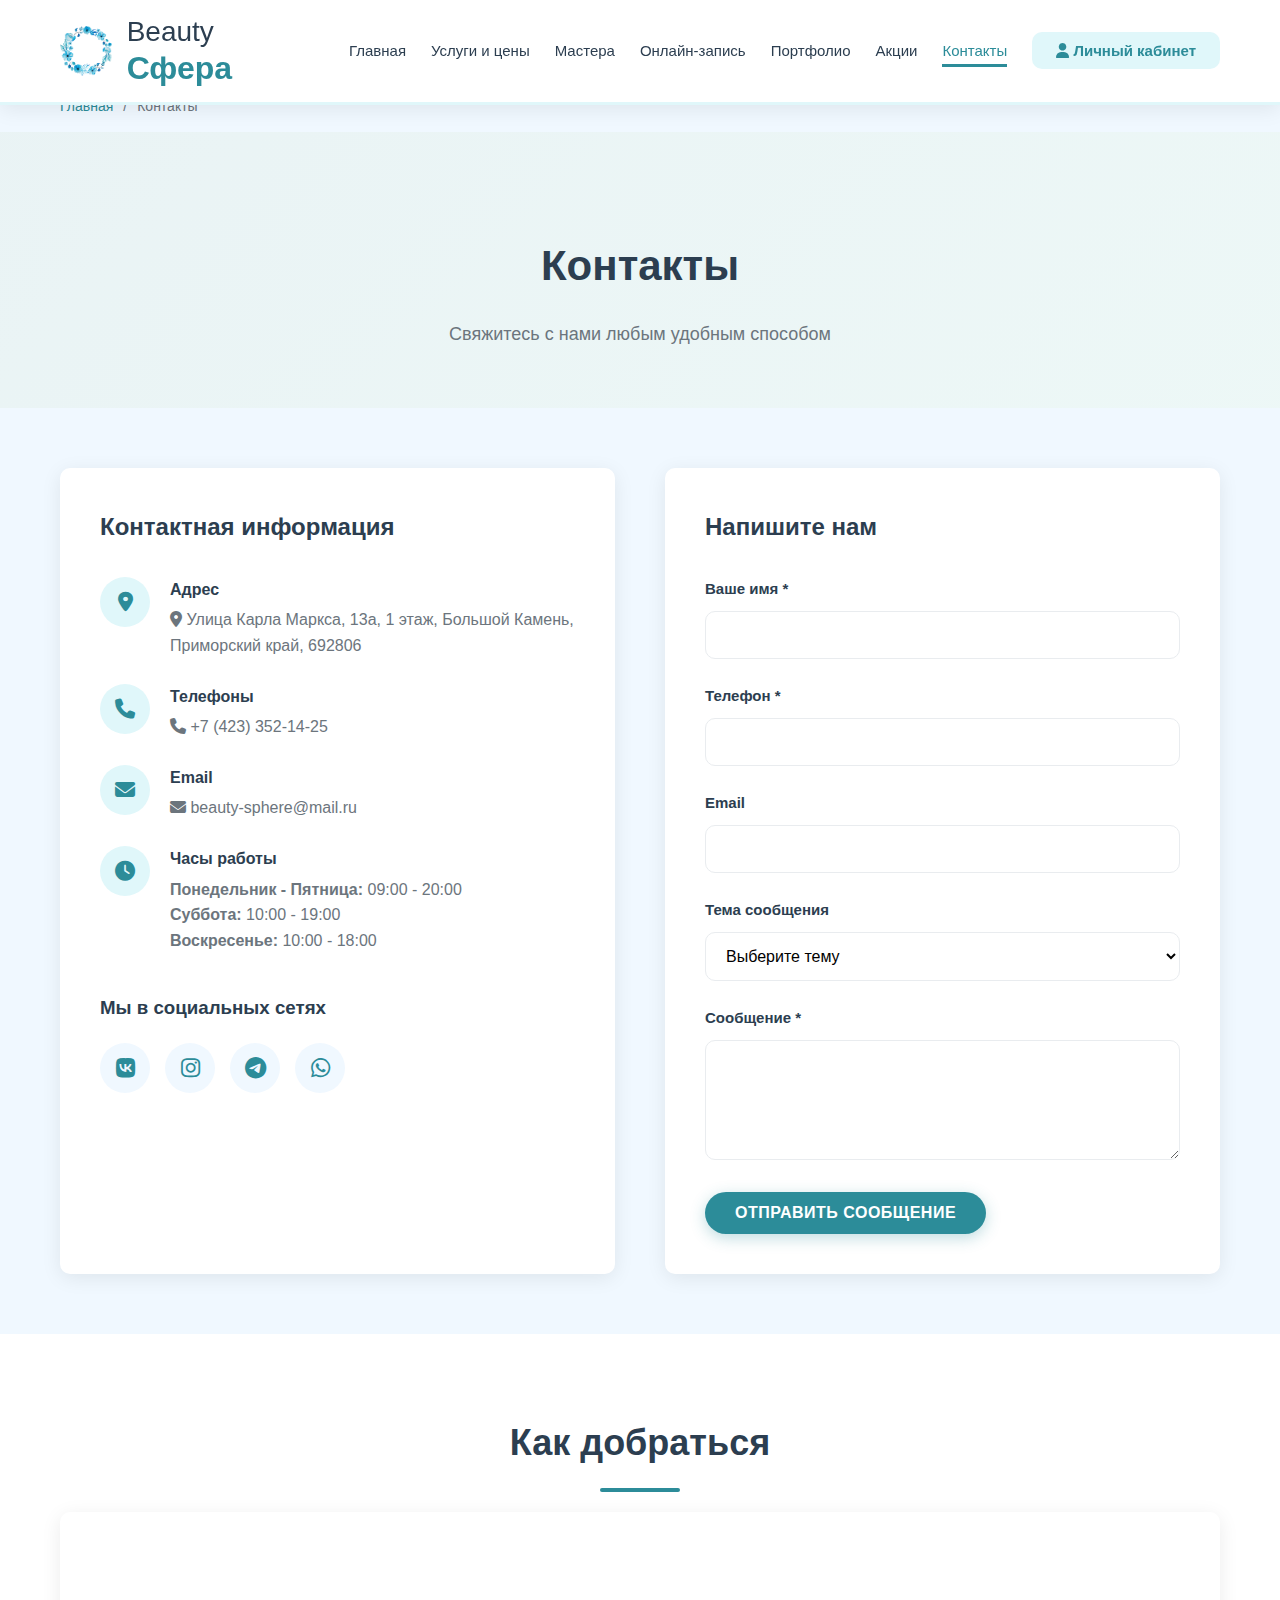
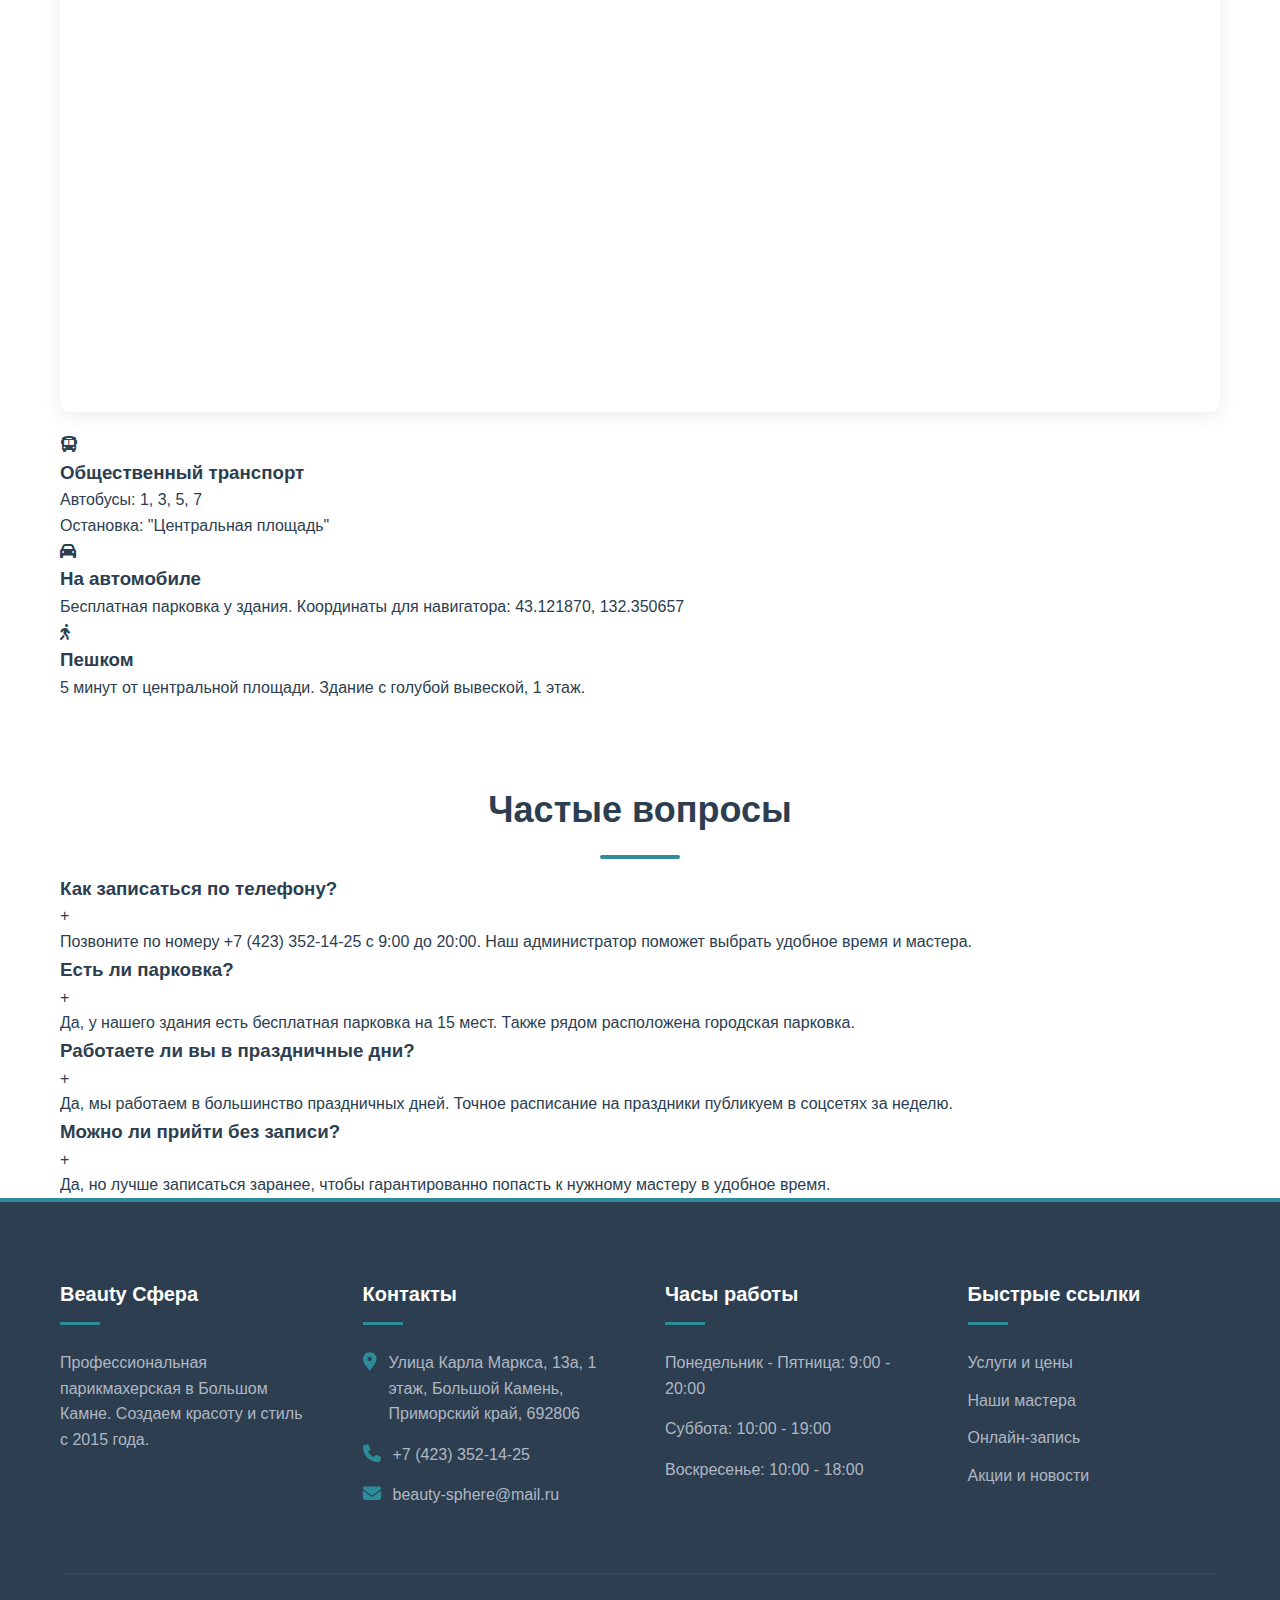
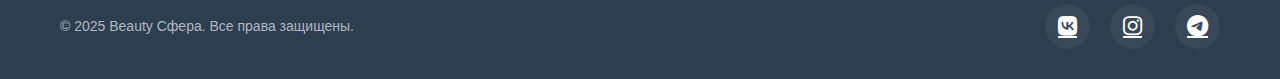
<file: pages/contacts.html>
<!DOCTYPE html>
<html lang="ru">
<head>
    <meta charset="UTF-8">
    <meta name="viewport" content="width=device-width, initial-scale=1.0">
    <title>Контакты - Beauty Сфера</title>
      <!-- Фавиконки для разных устройств -->
    <link rel="apple-touch-icon" sizes="180x180" href="images/logo/apple-touch-icon.png">
    <link rel="icon" type="image/png" sizes="32x32" href="images/logo/favicon-32x32.png">
    <link rel="icon" type="image/png" sizes="16x16" href="images/logo/favicon-16x16.png">
    <link rel="manifest" href="images/logo/site.webmanifest">
    <link rel="mask-icon" href="images/logo/safari-pinned-tab.svg" color="#5bbad5">
    <meta name="msapplication-TileColor" content="#da532c">
    <meta name="theme-color" content="#ffffff">
    
    <link rel="stylesheet" href="../css/style.css">
    <link rel="stylesheet" href="../css/pages.css">
    <link rel="stylesheet" href="https://cdnjs.cloudflare.com/ajax/libs/font-awesome/6.4.0/css/all.min.css">
</head>
<body>
    <!-- Шапка -->
    <header class="header">
        <div class="container">
            <div class="header-inner">
                <a href="../index.html" class="logo">
                         <img src="../images/logo/logo.png" alt="Beauty Сфера" class="logo-img">
                <span class="logo-text">
                    <span class="logo-text">Beauty</span>
                    <span class="logo-highlight">Сфера</span>
                </a>
                
                <nav class="nav">
                    <ul class="nav-list">
                        <li><a href="../index.html" class="nav-link">Главная</a></li>
                        <li><a href="services.html" class="nav-link">Услуги и цены</a></li>
                        <li><a href="masters.html" class="nav-link">Мастера</a></li>
                        <li><a href="booking.html" class="nav-link">Онлайн-запись</a></li>
                        <li><a href="portfolio.html" class="nav-link">Портфолио</a></li>
                        <li><a href="news.html" class="nav-link">Акции</a></li>
                        <li><a href="contacts.html" class="nav-link active">Контакты</a></li>
                        <li><a href="cabinet.html" class="nav-link cabinet-link">
                            <i class="fas fa-user"></i> Личный кабинет
                        </a></li>
                    </ul>
                </nav>
                
                <button class="mobile-menu-btn">
                    <span></span>
                    <span></span>
                    <span></span>
                </button>
            </div>
        </div>
    </header>

    <!-- Хлебные крошки -->
    <div class="breadcrumbs">
        <div class="container">
            <a href="../index.html">Главная</a>
            <span>/</span>
            <span>Контакты</span>
        </div>
    </div>

    <!-- Заголовок страницы -->
    <section class="page-header">
        <div class="container">
            <h1>Контакты</h1>
            <p>Свяжитесь с нами любым удобным способом</p>
        </div>
    </section>

    <!-- Контактная информация -->
    <section class="contacts-page">
        <div class="container">
            <div class="contacts-container">
                <div class="contact-info-card">
                    <h2>Контактная информация</h2>
                    
                    <div class="contact-details">
                        <div class="contact-item">
                            <div class="contact-icon">
                                <i class="fas fa-map-marker-alt"></i>
                            </div>
                            <div class="contact-text">
                                <h4>Адрес</h4>
                                <p>Улица Карла Маркса, 13а, 1 этаж<br>Большой Камень, Приморский край, 692806</p>
                            </div>
                        </div>
                        
                        <div class="contact-item">
                            <div class="contact-icon">
                                <i class="fas fa-phone"></i>
                            </div>
                            <div class="contact-text">
                                <h4>Телефоны</h4>
                                <p>+7 (423) 352-14-25<br>+7 924 732-14-25 (WhatsApp, Telegram)</p>
                            </div>
                        </div>
                        
                        <div class="contact-item">
                            <div class="contact-icon">
                                <i class="fas fa-envelope"></i>
                            </div>
                            <div class="contact-text">
                                <h4>Email</h4>
                                <p>beauty-sphere@mail.ru</p>
                            </div>
                        </div>
                        
                        <div class="contact-item">
                            <div class="contact-icon">
                                <i class="fas fa-clock"></i>
                            </div>
                            <div class="contact-text">
                                <h4>Часы работы</h4>
                                <p>
                                    <strong>Понедельник - Пятница:</strong> 9:00 - 20:00<br>
                                    <strong>Суббота:</strong> 10:00 - 19:00<br>
                                    <strong>Воскресенье:</strong> 10:00 - 18:00
                                </p>
                            </div>
                        </div>
                    </div>
                    
                    <div class="social-media">
                        <h3>Мы в социальных сетях</h3>
                        <div class="social-icons">
                            <a href="https://vk.com/beautysphere_bk" target="_blank" class="social-icon">
                                <i class="fab fa-vk"></i>
                            </a>
                            <a href="https://instagram.com/beauty_sphere_bk" target="_blank" class="social-icon">
                                <i class="fab fa-instagram"></i>
                            </a>
                            <a href="https://t.me/beautysphere_bk" target="_blank" class="social-icon">
                                <i class="fab fa-telegram"></i>
                            </a>
                            <a href="https://wa.me/79247321425" target="_blank" class="social-icon">
                                <i class="fab fa-whatsapp"></i>
                            </a>
                        </div>
                    </div>
                </div>
                
                <div class="contact-form-card">
                    <h2>Напишите нам</h2>
                    <form id="contact-form">
                        <div class="form-group">
                            <label for="contact-name">Ваше имя *</label>
                            <input type="text" id="contact-name" required>
                        </div>
                        
                        <div class="form-group">
                            <label for="contact-phone">Телефон *</label>
                            <input type="tel" id="contact-phone" required>
                        </div>
                        
                        <div class="form-group">
                            <label for="contact-email">Email</label>
                            <input type="email" id="contact-email">
                        </div>
                        
                        <div class="form-group">
                            <label for="contact-subject">Тема сообщения</label>
                            <select id="contact-subject">
                                <option value="">Выберите тему</option>
                                <option value="booking">Запись на услугу</option>
                                <option value="consultation">Консультация</option>
                                <option value="cooperation">Сотрудничество</option>
                                <option value="other">Другое</option>
                            </select>
                        </div>
                        
                        <div class="form-group">
                            <label for="contact-message">Сообщение *</label>
                            <textarea id="contact-message" rows="5" required></textarea>
                        </div>
                        
                        <button type="submit" class="btn btn-primary">Отправить сообщение</button>
                    </form>
                </div>
            </div>
        </div>
    </section>

    <!-- Карта -->
    <section class="map-container">
        <div class="container">
            <h2 class="section-title">Как добраться</h2>
            <div class="map-wrapper">
                <iframe 
                    src="https://www.google.com/maps/embed?pb=!1m18!1m12!1m3!1d2793.106240132118!2d132.34847607691594!3d43.121870171106345!2m3!1f0!2f0!3f0!3m2!1i1024!2i768!4f13.1!3m3!1m2!1s0x5fb390c04ed48e6f%3A0xa9a2226e1818303f!2z0KPQu9C40LjQvdCz0LDRgNCw0L3RgdC60LDRjyDRg9C7LiwgMTMsINCR0L7Qu9Cz0L7Qs9C-0YDQvtC0LCDQn9GA0LjQvNC-0YDQuNGB0LrQvtC1INGA0LDQudC-0L0sIDY5MjgwNg!5e0!3m2!1sru!2sru!4v1705344000000!5m2!1sru!2sru" 
                    width="100%" 
                    height="500" 
                    style="border:0;" 
                    allowfullscreen="" 
                    loading="lazy" 
                    referrerpolicy="no-referrer-when-downgrade">
                </iframe>
            </div>
            
            <div class="transport-info">
                <div class="transport-card">
                    <div class="transport-icon">
                        <i class="fas fa-bus"></i>
                    </div>
                    <h3>Общественный транспорт</h3>
                    <p>Автобусы: 1, 3, 5, 7<br>Остановка: "Центральная площадь"</p>
                </div>
                
                <div class="transport-card">
                    <div class="transport-icon">
                        <i class="fas fa-car"></i>
                    </div>
                    <h3>На автомобиле</h3>
                    <p>Бесплатная парковка у здания. Координаты для навигатора: 43.121870, 132.350657</p>
                </div>
                
                <div class="transport-card">
                    <div class="transport-icon">
                        <i class="fas fa-walking"></i>
                    </div>
                    <h3>Пешком</h3>
                    <p>5 минут от центральной площади. Здание с голубой вывеской, 1 этаж.</p>
                </div>
            </div>
        </div>
    </section>

    <!-- FAQ по контактам -->
    <section class="contact-faq">
        <div class="container">
            <h2 class="section-title">Частые вопросы</h2>
            <div class="faq-container">
                <div class="faq-item">
                    <div class="faq-question">
                        <h3>Как записаться по телефону?</h3>
                        <span class="faq-toggle">+</span>
                    </div>
                    <div class="faq-answer">
                        <p>Позвоните по номеру +7 (423) 352-14-25 с 9:00 до 20:00. Наш администратор поможет выбрать удобное время и мастера.</p>
                    </div>
                </div>
                
                <div class="faq-item">
                    <div class="faq-question">
                        <h3>Есть ли парковка?</h3>
                        <span class="faq-toggle">+</span>
                    </div>
                    <div class="faq-answer">
                        <p>Да, у нашего здания есть бесплатная парковка на 15 мест. Также рядом расположена городская парковка.</p>
                    </div>
                </div>
                
                <div class="faq-item">
                    <div class="faq-question">
                        <h3>Работаете ли вы в праздничные дни?</h3>
                        <span class="faq-toggle">+</span>
                    </div>
                    <div class="faq-answer">
                        <p>Да, мы работаем в большинство праздничных дней. Точное расписание на праздники публикуем в соцсетях за неделю.</p>
                    </div>
                </div>
                
                <div class="faq-item">
                    <div class="faq-question">
                        <h3>Можно ли прийти без записи?</h3>
                        <span class="faq-toggle">+</span>
                    </div>
                    <div class="faq-answer">
                        <p>Да, но лучше записаться заранее, чтобы гарантированно попасть к нужному мастеру в удобное время.</p>
                    </div>
                </div>
            </div>
        </div>
    </section>

    <!-- Подвал -->
    <footer class="footer">
        <div class="container">
            <div class="footer-grid">
                <div class="footer-column">
                    <h3 class="footer-title">Beauty Сфера</h3>
                    <p class="footer-text">Профессиональная парикмахерская в Большом Камне. Создаем красоту и стиль с 2015 года.</p>
                </div>
                <div class="footer-column">
                    <h3 class="footer-title">Контакты</h3>
                    <p><i class="fas fa-map-marker-alt"></i> Улица Карла Маркса, 13а, 1 этаж</p>
                    <p><i class="fas fa-phone"></i> +7 (423) 352-14-25</p>
                    <p><i class="fas fa-envelope"></i> beauty-sphere@mail.ru</p>
                </div>
                <div class="footer-column">
                    <h3 class="footer-title">Часы работы</h3>
                    <p>Понедельник - Пятница: 9:00 - 20:00</p>
                    <p>Суббота: 10:00 - 19:00</p>
                    <p>Воскресенье: 10:00 - 18:00</p>
                </div>
                <div class="footer-column">
                    <h3 class="footer-title">Быстрые ссылки</h3>
                    <ul class="footer-links">
                        <li><a href="services.html">Услуги и цены</a></li>
                        <li><a href="masters.html">Наши мастера</a></li>
                        <li><a href="booking.html">Онлайн-запись</a></li>
                        <li><a href="news.html">Акции и новости</a></li>
                    </ul>
                </div>
            </div>
            <div class="footer-bottom">
                <p>&copy; 2025 Beauty Сфера. Все права защищены.</p>
                <div class="social-links">
                    <a href="https://vk.com/beautysphere_bk" target="_blank"><i class="fab fa-vk"></i></a>
                    <a href="https://instagram.com/beauty_sphere_bk" target="_blank"><i class="fab fa-instagram"></i></a>
                    <a href="https://t.me/beautysphere_bk" target="_blank"><i class="fab fa-telegram"></i></a>
                </div>
            </div>
        </div>
    </footer>

    <script src="../js/main.js"></script>
    <script src="../js/contacts.js"></script>
</body>
</html>
</file>
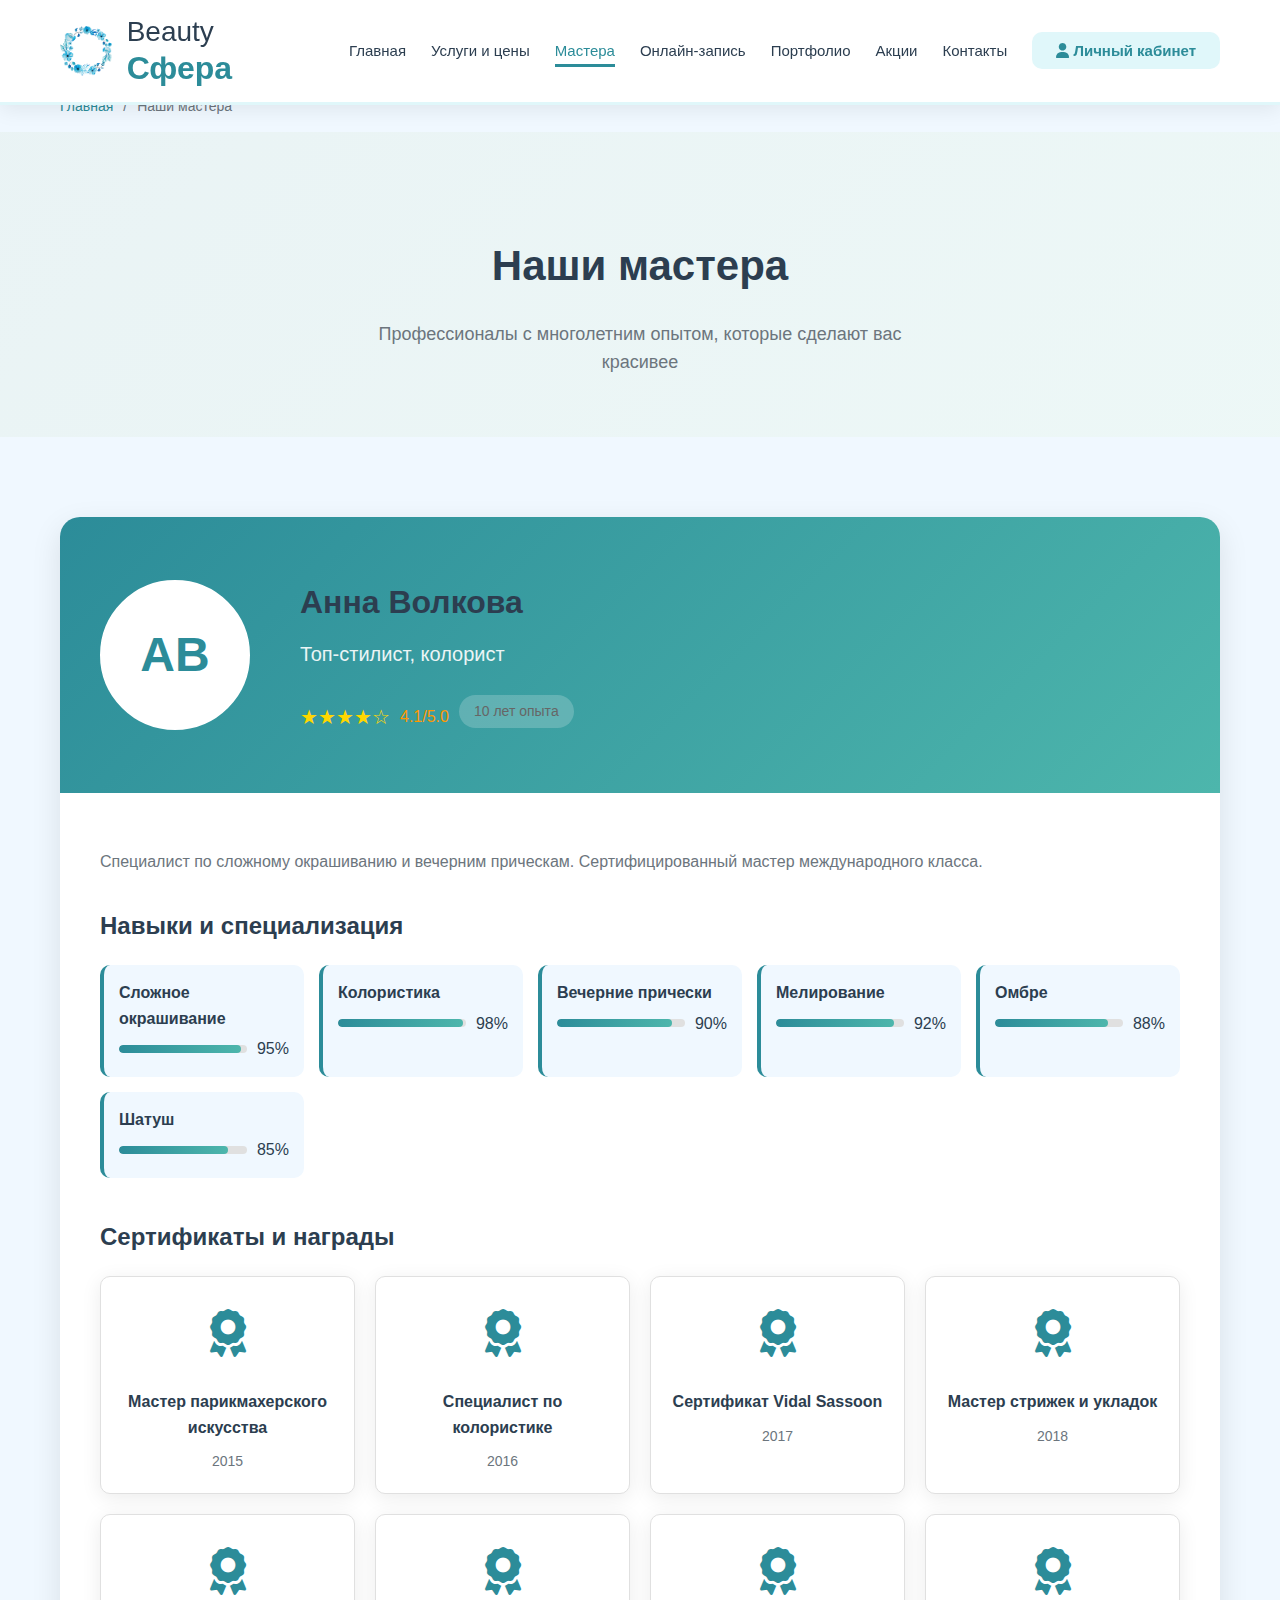
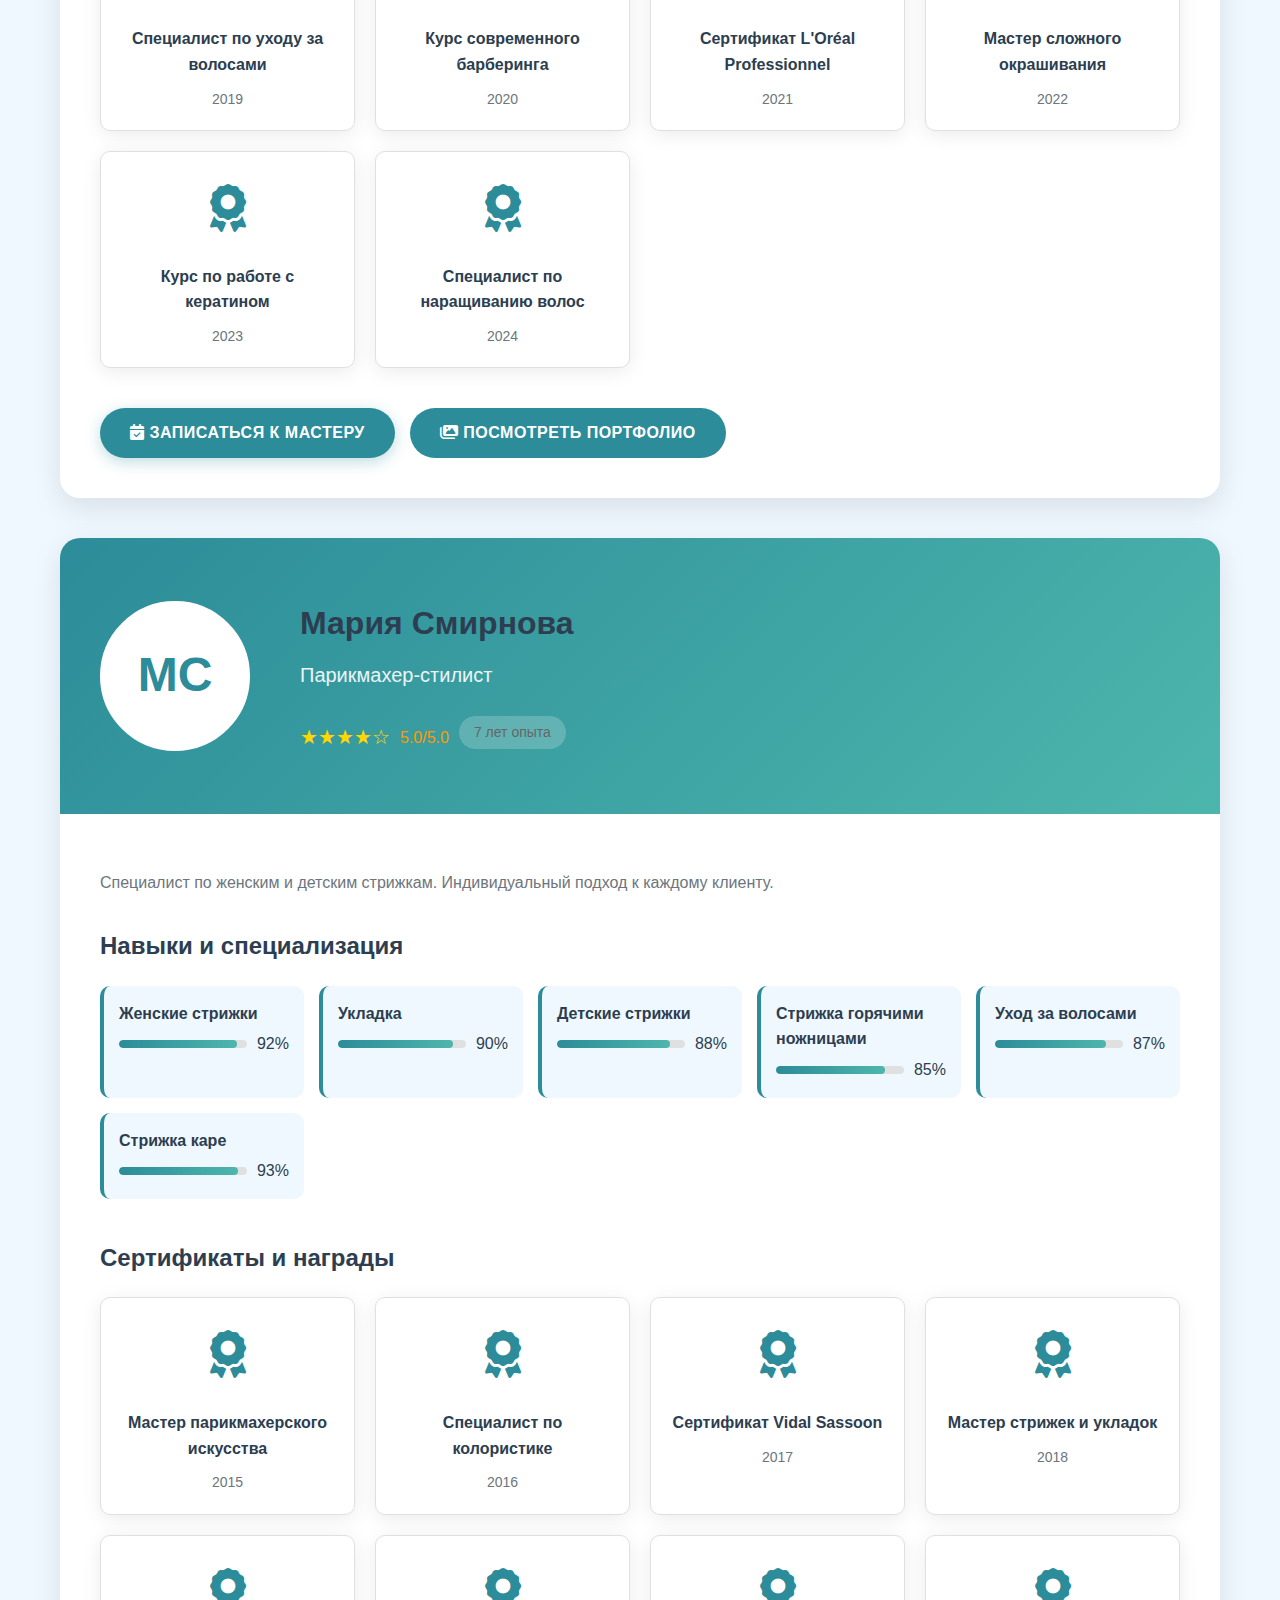
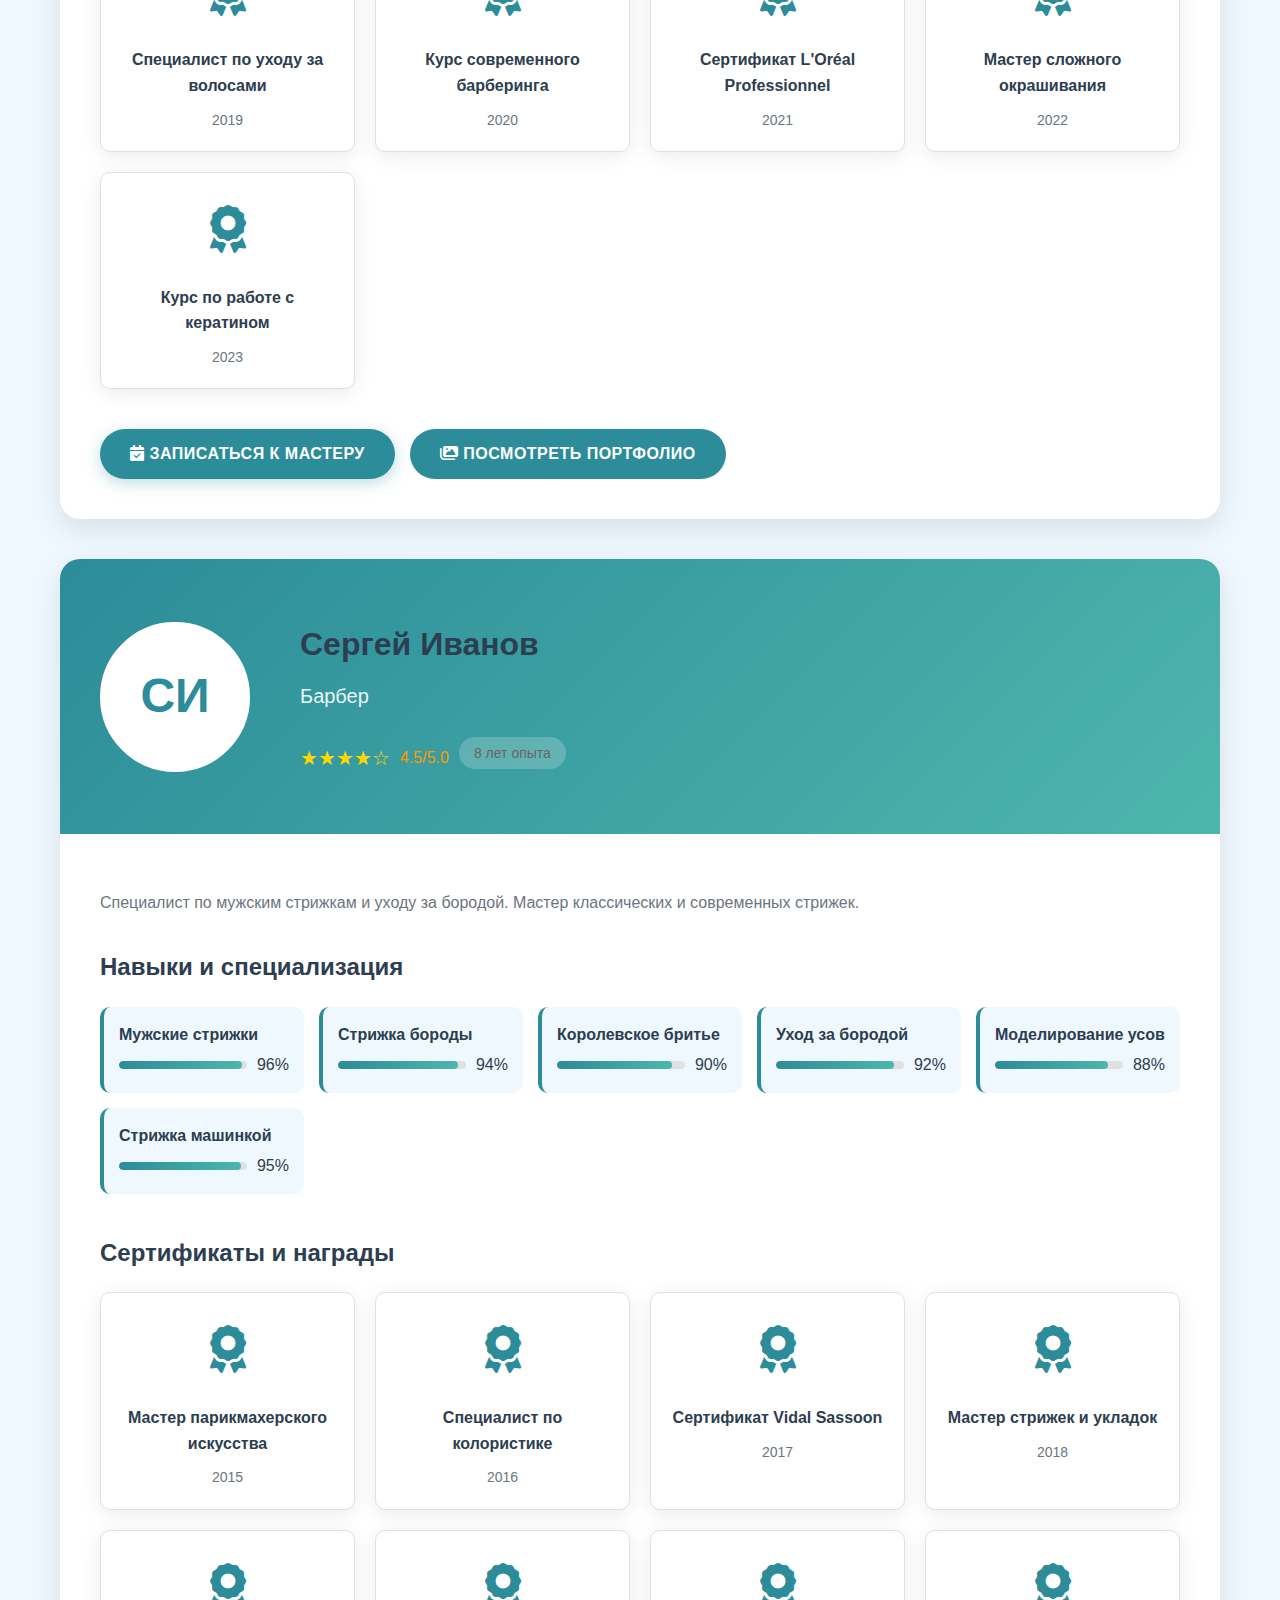
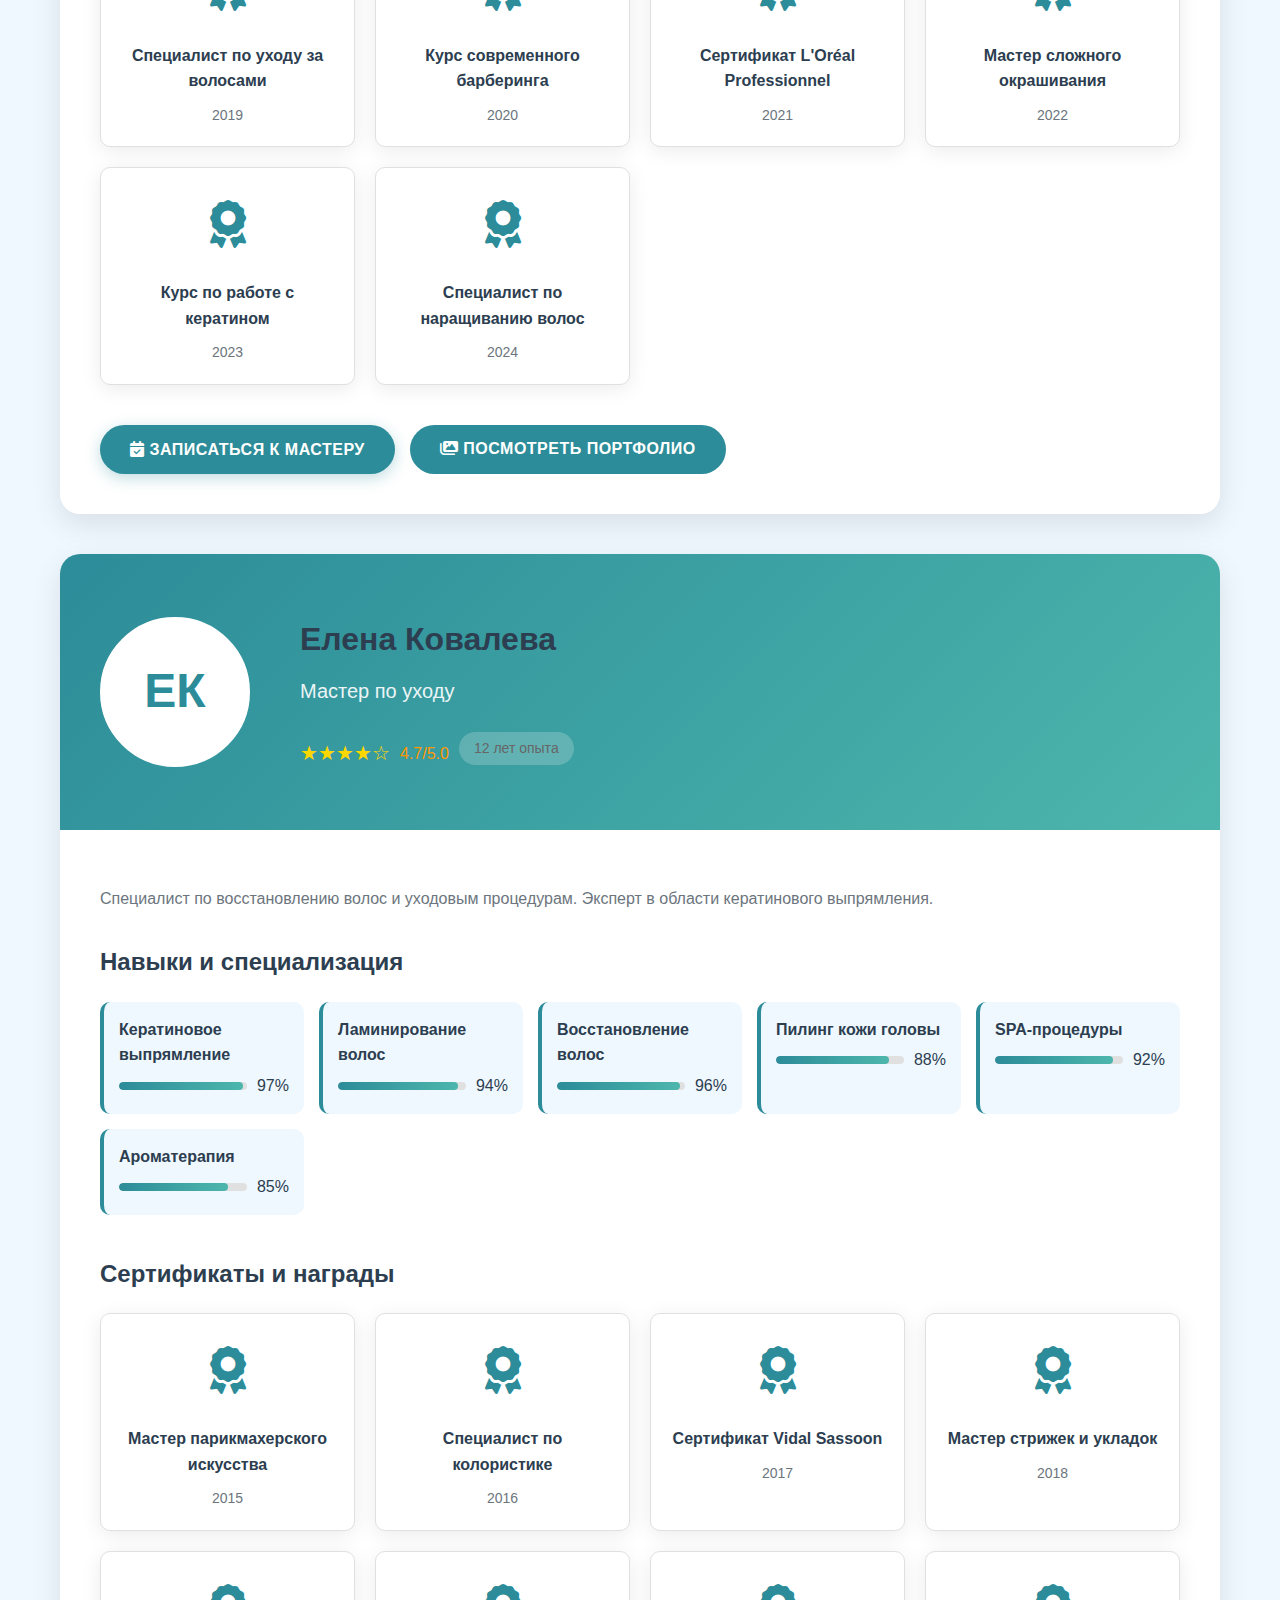
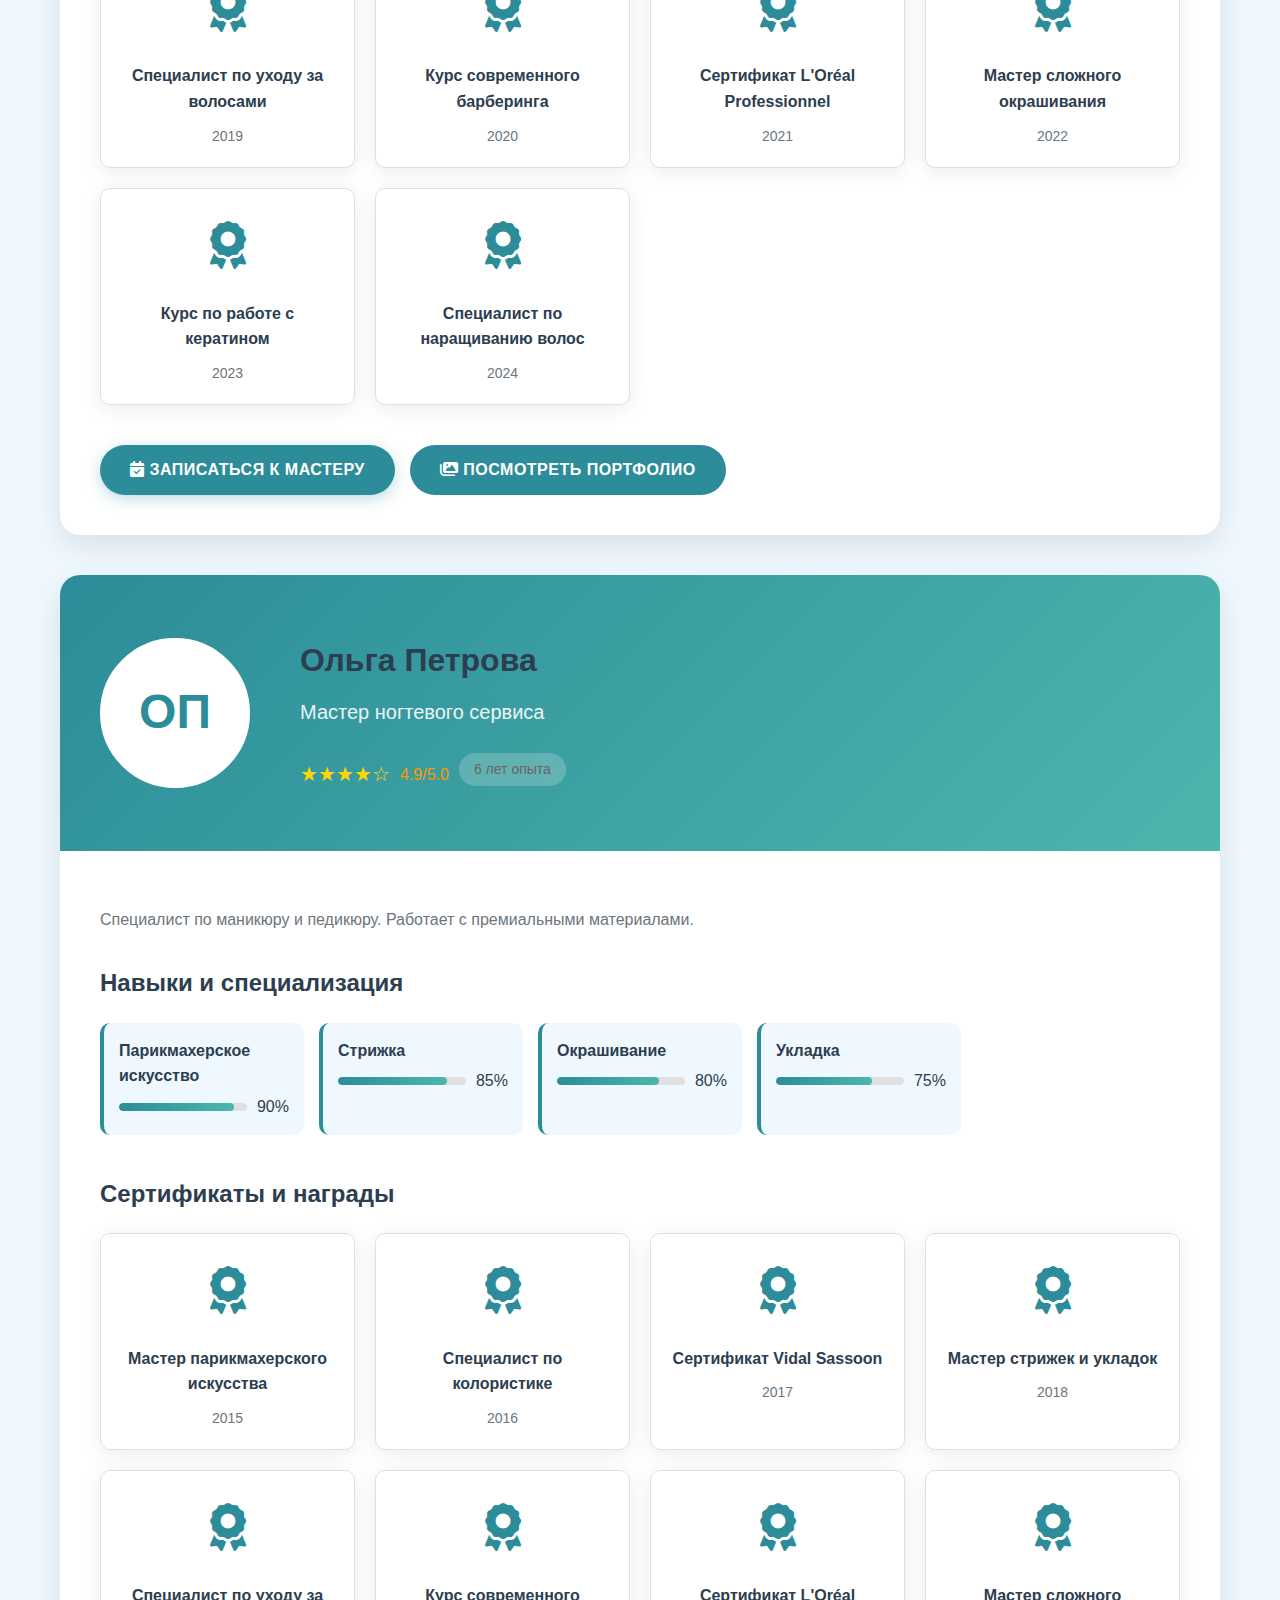
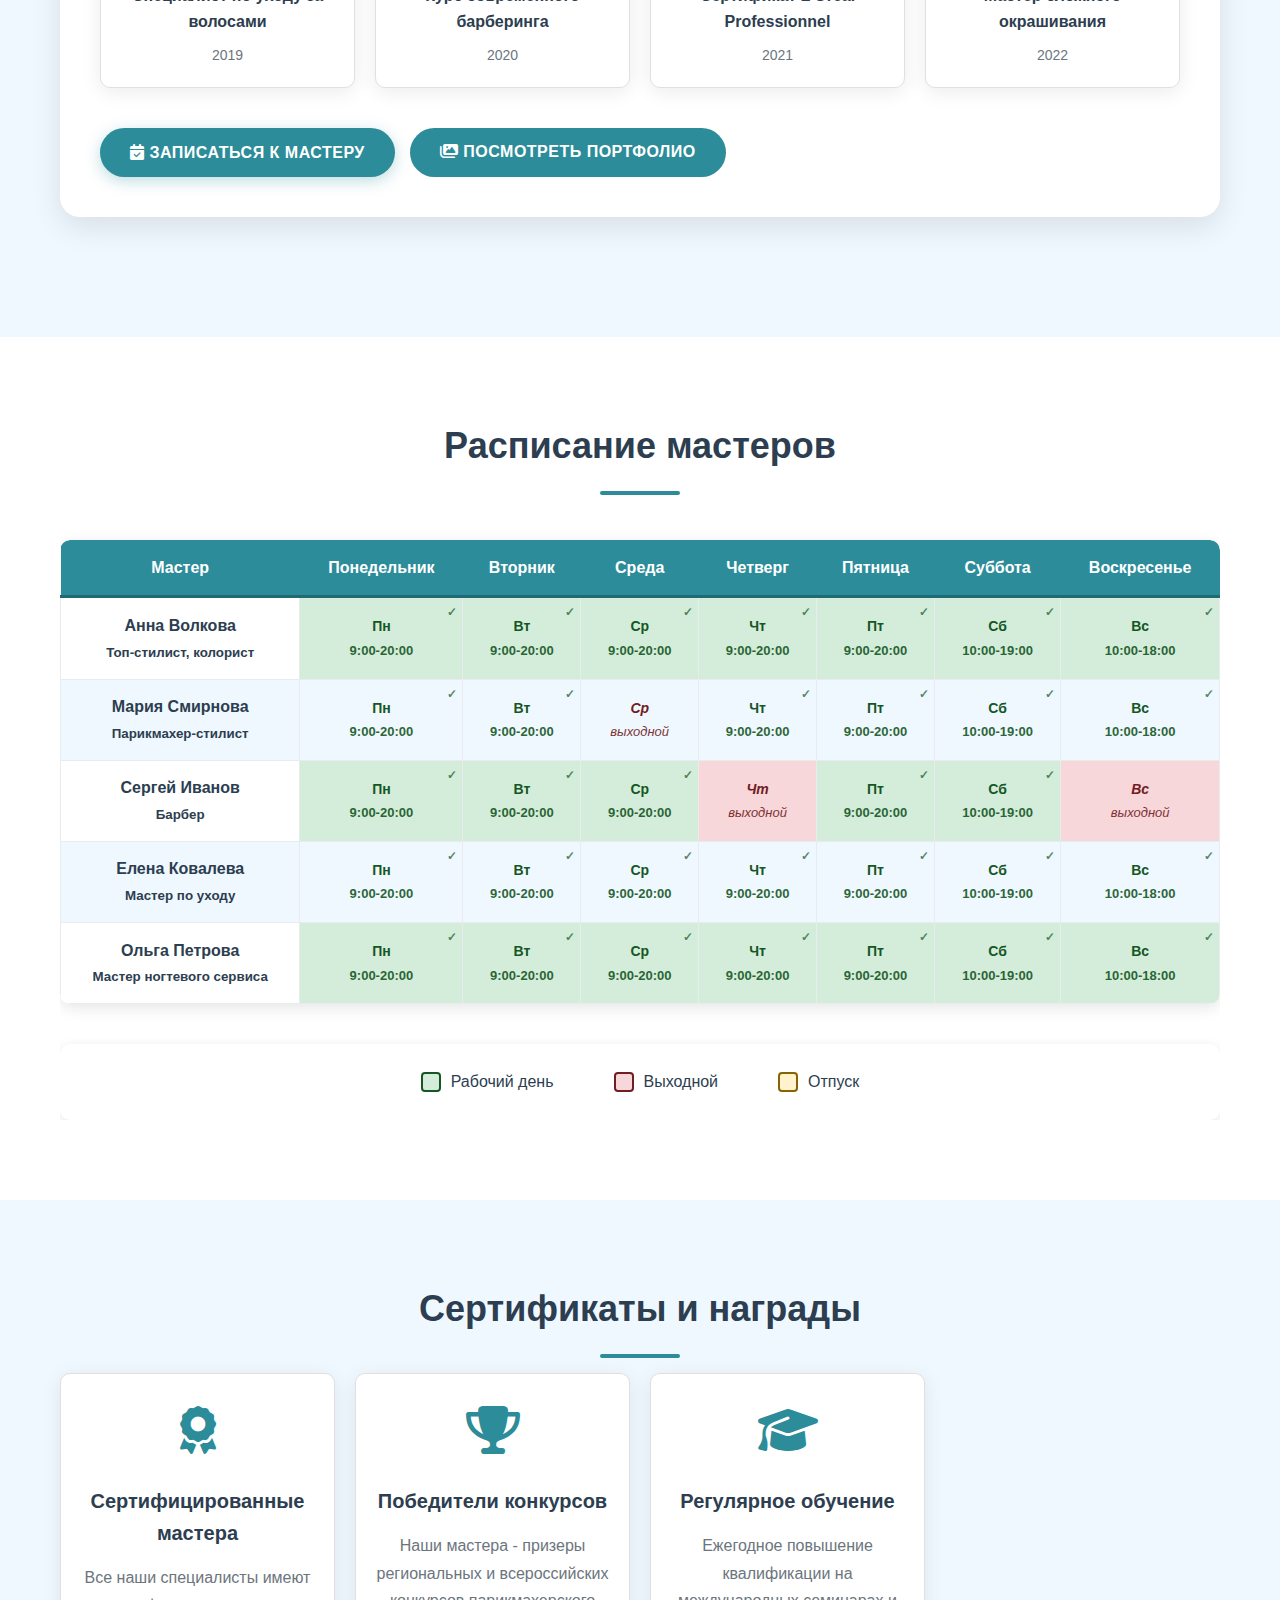
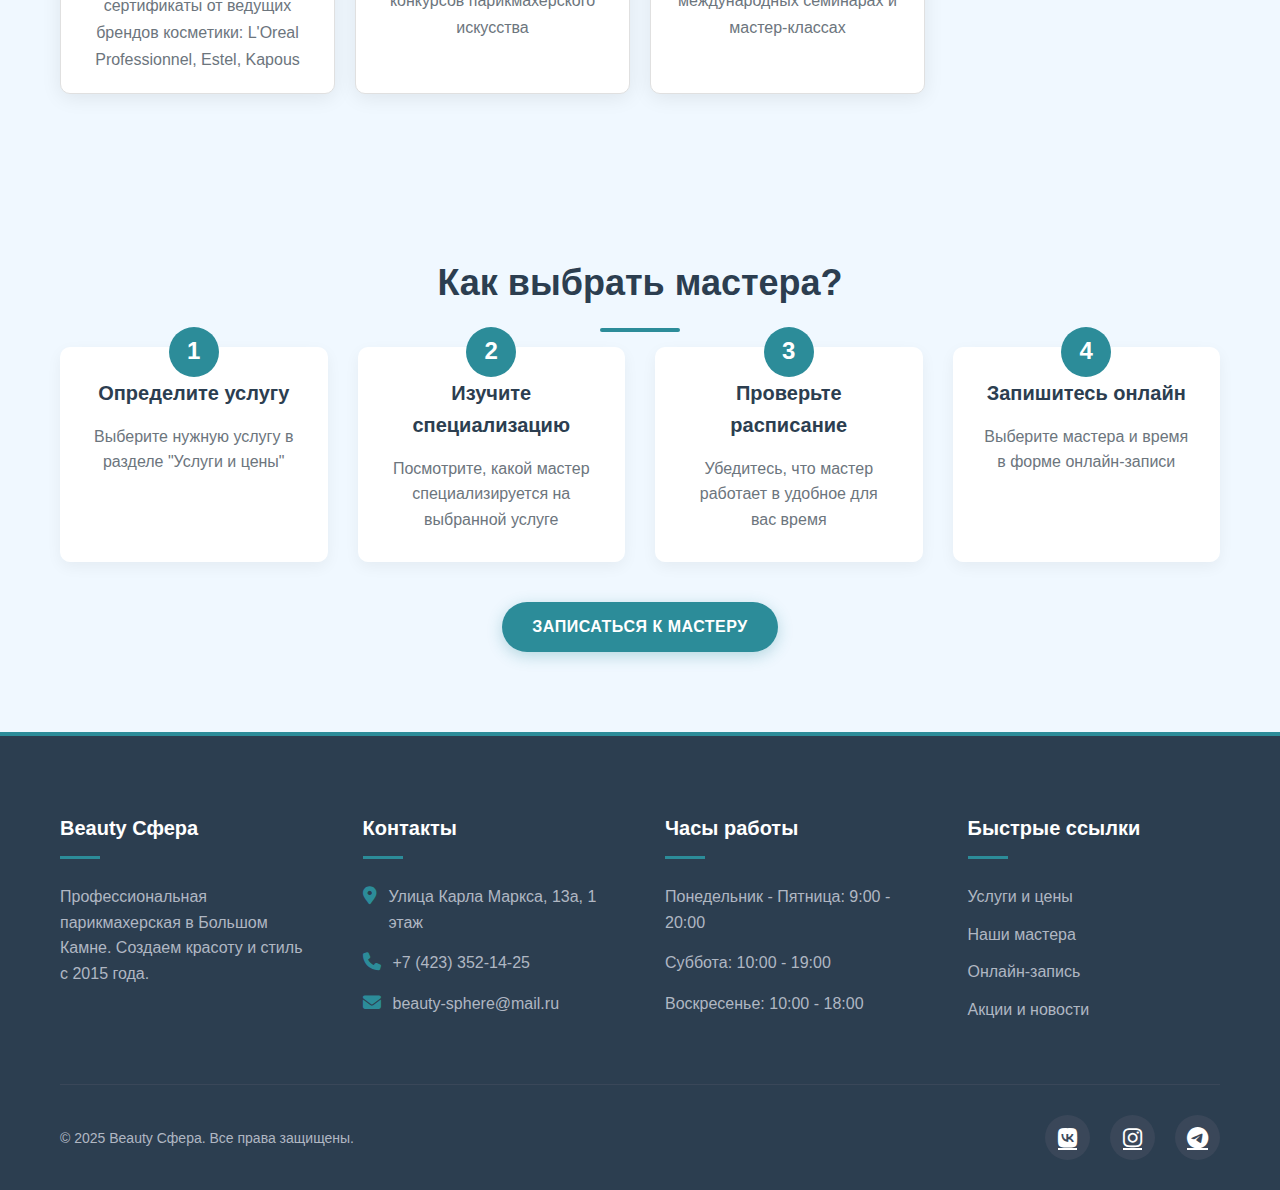
<file: pages/masters.html>
<!DOCTYPE html>
<html lang="ru">
<head>
    <meta charset="UTF-8">
    <meta name="viewport" content="width=device-width, initial-scale=1.0">
    <title>Наши мастера - Beauty Сфера</title>
      <!-- Фавиконки для разных устройств -->
    <link rel="apple-touch-icon" sizes="180x180" href="images/logo/apple-touch-icon.png">
    <link rel="icon" type="image/png" sizes="32x32" href="images/logo/favicon-32x32.png">
    <link rel="icon" type="image/png" sizes="16x16" href="images/logo/favicon-16x16.png">
    <link rel="manifest" href="images/logo/site.webmanifest">
    <link rel="mask-icon" href="images/logo/safari-pinned-tab.svg" color="#5bbad5">
    <meta name="msapplication-TileColor" content="#da532c">
    <meta name="theme-color" content="#ffffff">
    
    <link rel="stylesheet" href="../css/style.css">
    <link rel="stylesheet" href="../css/pages.css">
    <link rel="stylesheet" href="https://cdnjs.cloudflare.com/ajax/libs/font-awesome/6.4.0/css/all.min.css">
    <style>
        /* Стили для страницы мастеров */
        .masters-section {
            padding: 80px 0;
            background-color: var(--light);
        }
        
        .master-card-detail {
            background: white;
            border-radius: 20px;
            overflow: hidden;
            box-shadow: 0 10px 30px rgba(0,0,0,0.1);
            margin-bottom: 40px;
            transition: transform 0.3s ease;
        }
        
        .master-card-detail:hover {
            transform: translateY(-5px);
        }
        
        .master-header {
            padding: 40px 40px 20px;
            background: linear-gradient(135deg, var(--primary) 0%, var(--secondary) 100%);
            color: white;
            display: flex;
            align-items: center;
            gap: 30px;
        }
        
        .master-avatar {
            width: 150px;
            height: 150px;
            border-radius: 50%;
            border: 5px solid white;
            overflow: hidden;
            background: white;
            display: flex;
            align-items: center;
            justify-content: center;
            font-size: 48px;
            font-weight: bold;
            color: var(--primary);
            flex-shrink: 0;
        }
        
        .master-avatar img {
            width: 100%;
            height: 100%;
            object-fit: cover;
        }
        
        .master-info {
            flex: 1;
        }
        
        .master-name {
            font-size: 32px;
            margin-bottom: 10px;
        }
        
        .master-specialization {
            font-size: 20px;
            opacity: 0.9;
            margin-bottom: 15px;
        }
        
        .master-rating {
            display: flex;
            align-items: center;
            gap: 10px;
            margin-bottom: 15px;
            flex-wrap: wrap;
        }
        
        .stars {
            color: #FFD700;
            font-size: 20px;
        }
        
        .master-experience {
            display: inline-block;
            background: rgba(255,255,255,0.2);
            padding: 5px 15px;
            border-radius: 20px;
            font-size: 14px;
        }
        
        .master-content {
            padding: 40px;
        }
        
        .master-description {
            font-size: 16px;
            line-height: 1.8;
            color: var(--gray);
            margin-bottom: 30px;
        }
        
        .master-skills {
            margin-bottom: 40px;
        }
        
        .skills-title {
            font-size: 24px;
            color: var(--dark);
            margin-bottom: 20px;
        }
        
        .skills-list {
            display: grid;
            grid-template-columns: repeat(auto-fill, minmax(200px, 1fr));
            gap: 15px;
        }
        
        .skill-item {
            background: var(--light);
            padding: 15px;
            border-radius: 10px;
            border-left: 4px solid var(--primary);
        }
        
        .skill-name {
            font-weight: 600;
            color: var(--dark);
            margin-bottom: 5px;
        }
        
        .skill-level {
            display: flex;
            align-items: center;
            gap: 10px;
        }
        
        .skill-bar {
            flex: 1;
            height: 8px;
            background: #e0e0e0;
            border-radius: 4px;
            overflow: hidden;
        }
        
        .skill-fill {
            height: 100%;
            background: linear-gradient(90deg, var(--primary), var(--secondary));
            border-radius: 4px;
        }
        
        .certificates-section {
            margin-bottom: 40px;
        }
        
        .certificates-title {
            font-size: 24px;
            color: var(--dark);
            margin-bottom: 20px;
        }
        
        .certificates-grid {
            display: grid;
            grid-template-columns: repeat(auto-fill, minmax(250px, 1fr));
            gap: 20px;
        }
        
        .certificate-card {
            background: white;
            border: 1px solid #e0e0e0;
            border-radius: 10px;
            padding: 20px;
            text-align: center;
            transition: transform 0.3s ease;
        }
        
        .certificate-card:hover {
            transform: translateY(-5px);
            box-shadow: 0 5px 15px rgba(0,0,0,0.1);
        }
        
        .certificate-icon {
            font-size: 48px;
            color: var(--primary);
            margin-bottom: 15px;
        }
        
        .certificate-name {
            font-weight: 600;
            color: var(--dark);
            margin-bottom: 10px;
        }
        
        .certificate-year {
            color: var(--gray);
            font-size: 14px;
        }
        
        .master-actions {
            display: flex;
            gap: 15px;
            margin-top: 30px;
        }
        
        /* Стили для расписания */
        .schedule {
            padding: 80px 0;
            background-color: var(--white);
        }
        
        .schedule-table {
            overflow-x: auto;
            margin-bottom: 30px;
            border-radius: 10px;
            box-shadow: 0 4px 15px rgba(0,0,0,0.1);
            background: white;
        }
        
        .schedule-table table {
            width: 100%;
            border-collapse: collapse;
            min-width: 800px;
        }
        
        .schedule-table th {
            padding: 15px;
            text-align: center;
            background-color: var(--primary);
            color: white;
            font-weight: 600;
            font-size: 16px;
            border-bottom: 3px solid var(--primary-dark);
        }
        
        .schedule-table td {
            padding: 12px;
            text-align: center;
            border: 1px solid var(--light-gray);
            cursor: pointer;
            transition: all 0.3s ease;
            position: relative;
        }
        
        .schedule-table td:hover {
            transform: scale(1.05);
            z-index: 1;
            box-shadow: 0 3px 10px rgba(0,0,0,0.2);
        }
        
        .master-name-cell {
            text-align: left;
            font-weight: 600;
            background-color: var(--white);
            position: sticky;
            left: 0;
            z-index: 2;
            min-width: 200px;
        }
        
        .even-row {
            background-color: var(--white);
        }
        
        .odd-row {
            background-color: var(--light);
        }
        
        /* Стили для статусов расписания */
        .working {
            background-color: #d4edda;
            color: #155724;
        }
        
        .working:hover {
            background-color: #c3e6cb;
        }
        
        .working:after {
            content: '✓';
            position: absolute;
            top: 5px;
            right: 5px;
            font-size: 12px;
            opacity: 0.7;
        }
        
        .dayoff {
            background-color: #f8d7da;
            color: #721c24;
        }
        
        .dayoff:hover {
            background-color: #f5c6cb;
        }
        
        .vacation {
            background-color: #fff3cd;
            color: #856404;
        }
        
        .vacation:hover {
            background-color: #ffeaa7;
        }
        
        .time-slot {
            padding: 5px;
        }
        
        .day-name {
            font-weight: bold;
            margin-bottom: 3px;
            font-size: 14px;
        }
        
        .time-range {
            font-size: 13px;
            opacity: 0.9;
        }
        
        /* Легенда расписания */
        .schedule-legend {
            display: flex;
            justify-content: center;
            gap: 30px;
            flex-wrap: wrap;
            margin-top: 40px;
            padding: 20px;
            background-color: var(--white);
            border-radius: 10px;
            box-shadow: 0 2px 10px rgba(0,0,0,0.1);
        }
        
        .legend-item {
            display: flex;
            align-items: center;
            gap: 10px;
            padding: 5px 15px;
            border-radius: 20px;
        }
        
        .legend-color {
            width: 20px;
            height: 20px;
            border-radius: 4px;
        }
        
        .legend-color.working {
            background-color: #d4edda;
            border: 2px solid #155724;
        }
        
        .legend-color.dayoff {
            background-color: #f8d7da;
            border: 2px solid #721c24;
        }
        
        .legend-color.vacation {
            background-color: #fff3cd;
            border: 2px solid #856404;
        }
        
        /* Как выбрать мастера */
        .choose-master {
            padding: 80px 0;
            background-color: var(--light);
        }
        
        .choose-grid {
            display: grid;
            grid-template-columns: repeat(auto-fit, minmax(250px, 1fr));
            gap: 30px;
            margin-bottom: 40px;
        }
        
        .choose-card {
            background: white;
            padding: 30px;
            border-radius: 10px;
            text-align: center;
            box-shadow: 0 5px 15px rgba(0,0,0,0.05);
            transition: transform 0.3s ease;
        }
        
        .choose-card:hover {
            transform: translateY(-10px);
        }
        
        .choose-number {
            width: 50px;
            height: 50px;
            background: var(--primary);
            color: white;
            border-radius: 50%;
            display: flex;
            align-items: center;
            justify-content: center;
            font-size: 24px;
            font-weight: bold;
            margin: 0 auto 20px;
        }
        
        .choose-card h3 {
            color: var(--dark);
            margin-bottom: 15px;
            font-size: 20px;
        }
        
        @media (max-width: 768px) {
            .master-header {
                flex-direction: column;
                text-align: center;
                padding: 30px 20px;
            }
            
            .master-avatar {
                width: 120px;
                height: 120px;
                margin: 0 auto;
            }
            
            .master-name {
                font-size: 28px;
            }
            
            .master-content {
                padding: 30px 20px;
            }
            
            .master-actions {
                flex-direction: column;
            }
            
            .master-actions .btn {
                width: 100%;
            }
            
            .schedule-table table {
                min-width: 700px;
            }
            
            .schedule-table th,
            .schedule-table td {
                padding: 10px 8px;
                font-size: 14px;
            }
            
            .day-name {
                font-size: 13px;
            }
            
            .time-range {
                font-size: 12px;
            }
            
            .schedule-legend {
                flex-direction: column;
                align-items: flex-start;
                gap: 15px;
            }
        }
        
        @media (max-width: 480px) {
            .master-header {
                padding: 20px 15px;
            }
            
            .master-content {
                padding: 20px 15px;
            }
            
            .skills-list {
                grid-template-columns: 1fr;
            }
            
            .certificates-grid {
                grid-template-columns: 1fr;
            }
            
            .choose-grid {
                grid-template-columns: 1fr;
            }
        }
    </style>
</head>
<body>
    <!-- Шапка -->
    <header class="header">
        <div class="container">
            <div class="header-inner">
                <a href="../index.html" class="logo">
                          <img src="../images/logo/logo.png" alt="Beauty Сфера" class="logo-img">
                <span class="logo-text">
                    <span class="logo-text">Beauty</span>
                    <span class="logo-highlight">Сфера</span>
                </a>
                
                <nav class="nav">
                    <ul class="nav-list">
                        <li><a href="../index.html" class="nav-link">Главная</a></li>
                        <li><a href="services.html" class="nav-link">Услуги и цены</a></li>
                        <li><a href="masters.html" class="nav-link active">Мастера</a></li>
                        <li><a href="booking.html" class="nav-link">Онлайн-запись</a></li>
                        <li><a href="portfolio.html" class="nav-link">Портфолио</a></li>
                        <li><a href="news.html" class="nav-link">Акции</a></li>
                        <li><a href="contacts.html" class="nav-link">Контакты</a></li>
                        <li><a href="cabinet.html" class="nav-link cabinet-link">
                            <i class="fas fa-user"></i> Личный кабинет
                        </a></li>
                    </ul>
                </nav>
                
                <button class="mobile-menu-btn">
                    <span></span>
                    <span></span>
                    <span></span>
                </button>
            </div>
        </div>
    </header>

    <!-- Хлебные крошки -->
    <div class="breadcrumbs">
        <div class="container">
            <a href="../index.html">Главная</a>
            <span>/</span>
            <span>Наши мастера</span>
        </div>
    </div>

    <!-- Заголовок страницы -->
    <section class="page-header">
        <div class="container">
            <h1>Наши мастера</h1>
            <p>Профессионалы с многолетним опытом, которые сделают вас красивее</p>
        </div>
    </section>

    <!-- Мастера -->
    <section class="masters-section">
        <div class="container">
            <div id="masters-container">
                <!-- Мастера загружаются через JS -->
            </div>
        </div>
    </section>

    <!-- Расписание мастеров -->
    <section class="schedule">
        <div class="container">
            <h2 class="section-title">Расписание мастеров</h2>
            <div class="schedule-container">
                <div class="schedule-table">
                    <table>
                        <thead>
                            <tr>
                                <th>Мастер</th>
                                <th>Понедельник</th>
                                <th>Вторник</th>
                                <th>Среда</th>
                                <th>Четверг</th>
                                <th>Пятница</th>
                                <th>Суббота</th>
                                <th>Воскресенье</th>
                            </tr>
                        </thead>
                        <tbody id="schedule-body">
                            <!-- Расписание загружается через JS -->
                        </tbody>
                    </table>
                </div>
                <div class="schedule-legend">
                    <div class="legend-item">
                        <span class="legend-color working"></span>
                        <span>Рабочий день</span>
                    </div>
                    <div class="legend-item">
                        <span class="legend-color dayoff"></span>
                        <span>Выходной</span>
                    </div>
                    <div class="legend-item">
                        <span class="legend-color vacation"></span>
                        <span>Отпуск</span>
                    </div>
                </div>
            </div>
        </div>
    </section>

    <!-- Сертификаты -->
    <section class="certificates">
        <div class="container">
            <h2 class="section-title">Сертификаты и награды</h2>
            <div class="certificates-grid">
                <div class="certificate-card">
                    <div class="certificate-icon">
                        <i class="fas fa-award"></i>
                    </div>
                    <h3>Сертифицированные мастера</h3>
                    <p>Все наши специалисты имеют сертификаты от ведущих брендов косметики: L'Oreal Professionnel, Estel, Kapous</p>
                </div>
                <div class="certificate-card">
                    <div class="certificate-icon">
                        <i class="fas fa-trophy"></i>
                    </div>
                    <h3>Победители конкурсов</h3>
                    <p>Наши мастера - призеры региональных и всероссийских конкурсов парикмахерского искусства</p>
                </div>
                <div class="certificate-card">
                    <div class="certificate-icon">
                        <i class="fas fa-graduation-cap"></i>
                    </div>
                    <h3>Регулярное обучение</h3>
                    <p>Ежегодное повышение квалификации на международных семинарах и мастер-классах</p>
                </div>
            </div>
        </div>
    </section>

    <!-- Как выбрать мастера -->
    <section class="choose-master">
        <div class="container">
            <h2 class="section-title">Как выбрать мастера?</h2>
            <div class="choose-grid">
                <div class="choose-card">
                    <div class="choose-number">1</div>
                    <h3>Определите услугу</h3>
                    <p>Выберите нужную услугу в разделе "Услуги и цены"</p>
                </div>
                <div class="choose-card">
                    <div class="choose-number">2</div>
                    <h3>Изучите специализацию</h3>
                    <p>Посмотрите, какой мастер специализируется на выбранной услуге</p>
                </div>
                <div class="choose-card">
                    <div class="choose-number">3</div>
                    <h3>Проверьте расписание</h3>
                    <p>Убедитесь, что мастер работает в удобное для вас время</p>
                </div>
                <div class="choose-card">
                    <div class="choose-number">4</div>
                    <h3>Запишитесь онлайн</h3>
                    <p>Выберите мастера и время в форме онлайн-записи</p>
                </div>
            </div>
            <div class="text-center">
                <a href="booking.html" class="btn btn-primary">Записаться к мастеру</a>
            </div>
        </div>
    </section>

    <!-- Подвал -->
    <footer class="footer">
        <div class="container">
            <div class="footer-grid">
                <div class="footer-column">
                    <h3 class="footer-title">Beauty Сфера</h3>
                    <p class="footer-text">Профессиональная парикмахерская в Большом Камне. Создаем красоту и стиль с 2015 года.</p>
                </div>
                <div class="footer-column">
                    <h3 class="footer-title">Контакты</h3>
                    <p><i class="fas fa-map-marker-alt"></i> Улица Карла Маркса, 13а, 1 этаж</p>
                    <p><i class="fas fa-phone"></i> +7 (423) 352-14-25</p>
                    <p><i class="fas fa-envelope"></i> beauty-sphere@mail.ru</p>
                </div>
                <div class="footer-column">
                    <h3 class="footer-title">Часы работы</h3>
                    <p>Понедельник - Пятница: 9:00 - 20:00</p>
                    <p>Суббота: 10:00 - 19:00</p>
                    <p>Воскресенье: 10:00 - 18:00</p>
                </div>
                <div class="footer-column">
                    <h3 class="footer-title">Быстрые ссылки</h3>
                    <ul class="footer-links">
                        <li><a href="services.html">Услуги и цены</a></li>
                        <li><a href="masters.html">Наши мастера</a></li>
                        <li><a href="booking.html">Онлайн-запись</a></li>
                        <li><a href="news.html">Акции и новости</a></li>
                    </ul>
                </div>
            </div>
            <div class="footer-bottom">
                <p>&copy; 2025 Beauty Сфера. Все права защищены.</p>
                <div class="social-links">
                    <a href="https://vk.com/beautysphere_bk" target="_blank"><i class="fab fa-vk"></i></a>
                    <a href="https://instagram.com/beauty_sphere_bk" target="_blank"><i class="fab fa-instagram"></i></a>
                    <a href="https://t.me/beautysphere_bk" target="_blank"><i class="fab fa-telegram"></i></a>
                </div>
            </div>
        </div>
    </footer>

    <script src="../js/main.js"></script>
    <script src="../js/data.js"></script>
    <script>
        // Скрипт для страницы мастеров
        document.addEventListener('DOMContentLoaded', function() {
            loadAllMasters();
            loadSchedule();
        });

        // Загрузка всех мастеров с подробной информацией
        async function loadAllMasters() {
            const container = document.getElementById('masters-container');
            if (!container) return;
            
            try {
                const masters = await window.beautySphereData.getMasters();
                
                if (!masters || masters.length === 0) {
                    container.innerHTML = `
                        <div class="text-center" style="grid-column: 1/-1; padding: 40px;">
                            <h3>Информация о мастерах временно недоступна</h3>
                            <p>Пожалуйста, зайдите позже или свяжитесь с нами по телефону.</p>
                        </div>
                    `;
                    return;
                }
                
                container.innerHTML = masters.map(master => createMasterCard(master)).join('');
                
                // Добавляем обработчики для кнопок записи
                setupBookButtons();
                
            } catch (error) {
                console.error('Ошибка загрузки мастеров:', error);
                container.innerHTML = `
                    <div class="text-center" style="grid-column: 1/-1; padding: 40px; color: #721c24;">
                        <h3>Ошибка загрузки мастеров</h3>
                        <p>Пожалуйста, попробуйте позже или свяжитесь с нами по телефону.</p>
                    </div>
                `;
            }
        }

        // Функция создания карточки мастера с полной информацией
        function createMasterCard(master) {
            const initials = master.name.split(' ').map(n => n[0]).join('').toUpperCase();
            const rating = getRandomRating();
            const certificates = generateCertificates(master.experience);
            
            return `
                <div class="master-card-detail" data-master-id="${master.id}">
                    <div class="master-header">
                        <div class="master-avatar">
                            ${initials}
                        </div>
                        <div class="master-info">
                            <h2 class="master-name">${master.name}</h2>
                            <div class="master-specialization">${master.specialization}</div>
                            <div class="master-rating">
                                <div class="stars">
                                    ${'★'.repeat(Math.floor(rating))}${'☆'.repeat(5 - Math.floor(rating))}
                                </div>
                                <span>${rating.toFixed(1)}/5.0</span>
                                <span class="master-experience">${master.experience} опыта</span>
                            </div>
                        </div>
                    </div>
                    
                    <div class="master-content">
                        <p class="master-description">${master.description}</p>
                        
                        <div class="master-skills">
                            <h3 class="skills-title">Навыки и специализация</h3>
                            <div class="skills-list">
                                ${generateSkills(master.specialization).map(skill => `
                                    <div class="skill-item">
                                        <div class="skill-name">${skill.name}</div>
                                        <div class="skill-level">
                                            <div class="skill-bar">
                                                <div class="skill-fill" style="width: ${skill.level}%"></div>
                                            </div>
                                            <span>${skill.level}%</span>
                                        </div>
                                    </div>
                                `).join('')}
                            </div>
                        </div>
                        
                        <div class="certificates-section">
                            <h3 class="certificates-title">Сертификаты и награды</h3>
                            <div class="certificates-grid">
                                ${certificates.map(cert => `
                                    <div class="certificate-card">
                                        <div class="certificate-icon">
                                            <i class="fas fa-award"></i>
                                        </div>
                                        <div class="certificate-name">${cert.name}</div>
                                        <div class="certificate-year">${cert.year}</div>
                                    </div>
                                `).join('')}
                            </div>
                        </div>
                        
                        <div class="master-actions">
                            <a href="booking.html?master=${master.id}" class="btn btn-primary">
                                <i class="fas fa-calendar-check"></i> Записаться к мастеру
                            </a>
                            <button class="btn btn-outline view-portfolio-btn" data-master-id="${master.id}">
                                <i class="fas fa-images"></i> Посмотреть портфолио
                            </button>
                        </div>
                    </div>
                </div>
            `;
        }

        // Генерация случайного рейтинга (для демо)
        function getRandomRating() {
            return 4 + Math.random();
        }

        // Генерация сертификатов на основе опыта
        function generateCertificates(experience) {
            const years = parseInt(experience);
            const certificates = [
                { name: "Мастер парикмахерского искусства", year: "2015" },
                { name: "Специалист по колористике", year: "2016" },
                { name: "Сертификат Vidal Sassoon", year: "2017" },
                { name: "Мастер стрижек и укладок", year: "2018" },
                { name: "Специалист по уходу за волосами", year: "2019" },
                { name: "Курс современного барберинга", year: "2020" },
                { name: "Сертификат L'Oréal Professionnel", year: "2021" },
                { name: "Мастер сложного окрашивания", year: "2022" },
                { name: "Курс по работе с кератином", year: "2023" },
                { name: "Специалист по наращиванию волос", year: "2024" }
            ];
            
            // Возвращаем сертификаты в зависимости от опыта
            return certificates.slice(0, Math.min(years + 2, certificates.length));
        }

        // Генерация навыков на основе специализации
        function generateSkills(specialization) {
            const allSkills = {
                "Топ-стилист, колорист": [
                    { name: "Сложное окрашивание", level: 95 },
                    { name: "Колористика", level: 98 },
                    { name: "Вечерние прически", level: 90 },
                    { name: "Мелирование", level: 92 },
                    { name: "Омбре", level: 88 },
                    { name: "Шатуш", level: 85 }
                ],
                "Парикмахер-стилист": [
                    { name: "Женские стрижки", level: 92 },
                    { name: "Укладка", level: 90 },
                    { name: "Детские стрижки", level: 88 },
                    { name: "Стрижка горячими ножницами", level: 85 },
                    { name: "Уход за волосами", level: 87 },
                    { name: "Стрижка каре", level: 93 }
                ],
                "Барбер": [
                    { name: "Мужские стрижки", level: 96 },
                    { name: "Стрижка бороды", level: 94 },
                    { name: "Королевское бритье", level: 90 },
                    { name: "Уход за бородой", level: 92 },
                    { name: "Моделирование усов", level: 88 },
                    { name: "Стрижка машинкой", level: 95 }
                ],
                "Мастер по уходу": [
                    { name: "Кератиновое выпрямление", level: 97 },
                    { name: "Ламинирование волос", level: 94 },
                    { name: "Восстановление волос", level: 96 },
                    { name: "Пилинг кожи головы", level: 88 },
                    { name: "SPA-процедуры", level: 92 },
                    { name: "Ароматерапия", level: 85 }
                ]
            };
            
            return allSkills[specialization] || [
                { name: "Парикмахерское искусство", level: 90 },
                { name: "Стрижка", level: 85 },
                { name: "Окрашивание", level: 80 },
                { name: "Укладка", level: 75 }
            ];
        }

        // Настройка кнопок
        function setupBookButtons() {
            // Обработчик для кнопки "Посмотреть портфолио"
            document.querySelectorAll('.view-portfolio-btn').forEach(btn => {
                btn.addEventListener('click', function() {
                    const masterId = this.dataset.masterId;
                    showMasterPortfolio(masterId);
                });
            });
        }

        // Показ портфолио мастера
        function showMasterPortfolio(masterId) {
            alert('Портфолио мастера будет загружено в следующих версиях приложения. Сейчас вы можете посмотреть наши работы в разделе "Портфолио".');
        }

        // Загрузка расписания мастеров
        async function loadSchedule() {
            const container = document.getElementById('schedule-body');
            if (!container) return;
            
            try {
                const masters = await window.beautySphereData.getMasters();
                
                if (!masters || masters.length === 0) {
                    container.innerHTML = `
                        <tr>
                            <td colspan="8" style="text-align: center; padding: 40px; color: var(--gray);">
                                Расписание временно недоступно
                            </td>
                        </tr>
                    `;
                    return;
                }
                
                // Генерируем расписание для каждого мастера
                let scheduleHTML = '';
                
                masters.forEach((master, index) => {
                    const schedule = generateMasterSchedule(master.id);
                    
                    scheduleHTML += `
                        <tr class="${index % 2 === 0 ? 'even-row' : 'odd-row'}">
                            <td class="master-name-cell">
                                <strong>${master.name}</strong><br>
                                <small>${master.specialization}</small>
                            </td>
                            ${generateScheduleCells(schedule)}
                        </tr>
                    `;
                });
                
                container.innerHTML = scheduleHTML;
                
                // Добавляем обработчик для показа подробного расписания
                addScheduleDetails();
                
            } catch (error) {
                console.error('Ошибка загрузки расписания:', error);
                container.innerHTML = `
                    <tr>
                        <td colspan="8" style="text-align: center; padding: 40px; color: #721c24;">
                            Ошибка загрузки расписания
                        </td>
                    </tr>
                `;
            }
        }

        // Генерация расписания для мастера
        function generateMasterSchedule(masterId) {
            // В реальном приложении здесь будет загрузка с сервера
            const schedules = {
                1: ['9:00-20:00', '9:00-20:00', '9:00-20:00', '9:00-20:00', '9:00-20:00', '10:00-19:00', '10:00-18:00'],
                2: ['9:00-20:00', '9:00-20:00', 'выходной', '9:00-20:00', '9:00-20:00', '10:00-19:00', '10:00-18:00'],
                3: ['9:00-20:00', '9:00-20:00', '9:00-20:00', 'выходной', '9:00-20:00', '10:00-19:00', 'выходной'],
                4: ['9:00-20:00', '9:00-20:00', '9:00-20:00', '9:00-20:00', '9:00-20:00', '10:00-19:00', '10:00-18:00'],
            };
            
            return schedules[masterId] || schedules[1];
        }

        // Генерация ячеек расписания
        function generateScheduleCells(schedule) {
            const days = ['Пн', 'Вт', 'Ср', 'Чт', 'Пт', 'Сб', 'Вс'];
            let cells = '';
            
            schedule.forEach((time, index) => {
                let className = 'working';
                let tooltip = 'Рабочий день';
                
                if (time === 'выходной') {
                    className = 'dayoff';
                    tooltip = 'Выходной';
                } else if (time.includes('отпуск')) {
                    className = 'vacation';
                    tooltip = 'Отпуск';
                }
                
                cells += `
                    <td class="${className}" data-day="${days[index]}" data-time="${time}" title="${tooltip}: ${time}">
                        <div class="time-slot">
                            <div class="day-name">${days[index]}</div>
                            <div class="time-range">${time}</div>
                        </div>
                    </td>
                `;
            });
            
            return cells;
        }

        // Добавление подробного расписания при клике
        function addScheduleDetails() {
            const cells = document.querySelectorAll('#schedule-body td[data-day]');
            
            cells.forEach(cell => {
                cell.addEventListener('click', function() {
                    const day = this.dataset.day;
                    const time = this.dataset.time;
                    
                    // Показываем модальное окно с подробной информацией
                    showScheduleDetails(day, time, this);
                });
            });
        }

        // Показ подробного расписания
        function showScheduleDetails(day, time, cell) {
            const dayNames = {
                'Пн': 'Понедельник',
                'Вт': 'Вторник',
                'Ср': 'Среда',
                'Чт': 'Четверг',
                'Пт': 'Пятница',
                'Сб': 'Суббота',
                'Вс': 'Воскресенье'
            };
            
            const statuses = {
                'working': 'Рабочий день',
                'dayoff': 'Выходной',
                'vacation': 'Отпуск'
            };
            
            const status = cell.classList.contains('working') ? 'working' :
                          cell.classList.contains('dayoff') ? 'dayoff' : 'vacation';
            
            const modalHTML = `
                <div class="schedule-modal" style="
                    position: fixed;
                    top: 0;
                    left: 0;
                    width: 100%;
                    height: 100%;
                    background-color: rgba(0,0,0,0.5);
                    display: flex;
                    align-items: center;
                    justify-content: center;
                    z-index: 1000;
                ">
                    <div class="modal-content" style="
                        background: white;
                        padding: 40px;
                        border-radius: 15px;
                        max-width: 500px;
                        width: 90%;
                        box-shadow: 0 10px 40px rgba(0,0,0,0.3);
                    ">
                        <h3 style="margin-bottom: 20px; color: var(--dark);">Расписание на ${dayNames[day]}</h3>
                        <p><strong>Статус:</strong> ${statuses[status]}</p>
                        <p><strong>Время работы:</strong> ${time}</p>
                        <p><strong>Запись доступна:</strong> ${status === 'working' ? 'Да' : 'Нет'}</p>
                        ${status === 'working' ? `
                            <div class="available-slots" style="margin: 20px 0;">
                                <h4 style="margin-bottom: 10px;">Доступные слоты:</h4>
                                <div class="slots-grid" style="display: grid; grid-template-columns: repeat(3, 1fr); gap: 10px; margin-top: 10px;">
                                    ${generateTimeSlots(time).map(slot => `
                                        <div class="time-slot-btn" data-time="${slot}" style="
                                            padding: 10px;
                                            background-color: var(--primary-light);
                                            border-radius: 8px;
                                            text-align: center;
                                            cursor: pointer;
                                            transition: var(--transition);
                                        ">${slot}</div>
                                    `).join('')}
                                </div>
                            </div>
                        ` : ''}
                        <div style="display: flex; gap: 10px; margin-top: 30px;">
                            <button class="btn btn-primary close-modal">Закрыть</button>
                            ${status === 'working' ? `
                                <button class="btn btn-secondary book-now">Записаться</button>
                            ` : ''}
                        </div>
                    </div>
                </div>
            `;
            
            // Создаем и показываем модальное окно
            const modal = document.createElement('div');
            modal.innerHTML = modalHTML;
            document.body.appendChild(modal);
            
            // Закрытие модального окна
            modal.querySelector('.close-modal').addEventListener('click', () => {
                modal.remove();
            });
            
            // Запись на выбранное время
            const bookBtn = modal.querySelector('.book-now');
            if (bookBtn) {
                bookBtn.addEventListener('click', () => {
                    window.location.href = 'booking.html';
                    modal.remove();
                });
            }
            
            // Выбор слота времени
            modal.querySelectorAll('.time-slot-btn').forEach(btn => {
                btn.addEventListener('click', function() {
                    const selectedTime = this.dataset.time;
                    alert(`Вы выбрали время: ${selectedTime}. Переходим к записи...`);
                    window.location.href = 'booking.html?time=' + encodeURIComponent(selectedTime);
                    modal.remove();
                });
            });
        }

        // Генерация доступных слотов времени
        function generateTimeSlots(timeRange) {
            if (timeRange === 'выходной') return [];
            
            const [start, end] = timeRange.split('-').map(t => t.trim());
            const slots = [];
            
            // Преобразуем время в минуты
            const startMinutes = timeToMinutes(start);
            const endMinutes = timeToMinutes(end);
            
            // Создаем слоты по 60 минут
            for (let time = startMinutes; time < endMinutes; time += 60) {
                slots.push(minutesToTime(time));
            }
            
            return slots.slice(0, 5); // Показываем только 5 ближайших слотов
        }

        function timeToMinutes(time) {
            const [hours, minutes] = time.split(':').map(Number);
            return hours * 60 + (minutes || 0);
        }

        function minutesToTime(minutes) {
            const hours = Math.floor(minutes / 60);
            const mins = minutes % 60;
            return `${hours.toString().padStart(2, '0')}:${mins.toString().padStart(2, '0')}`;
        }
    </script>
</body>
</html>
</file>
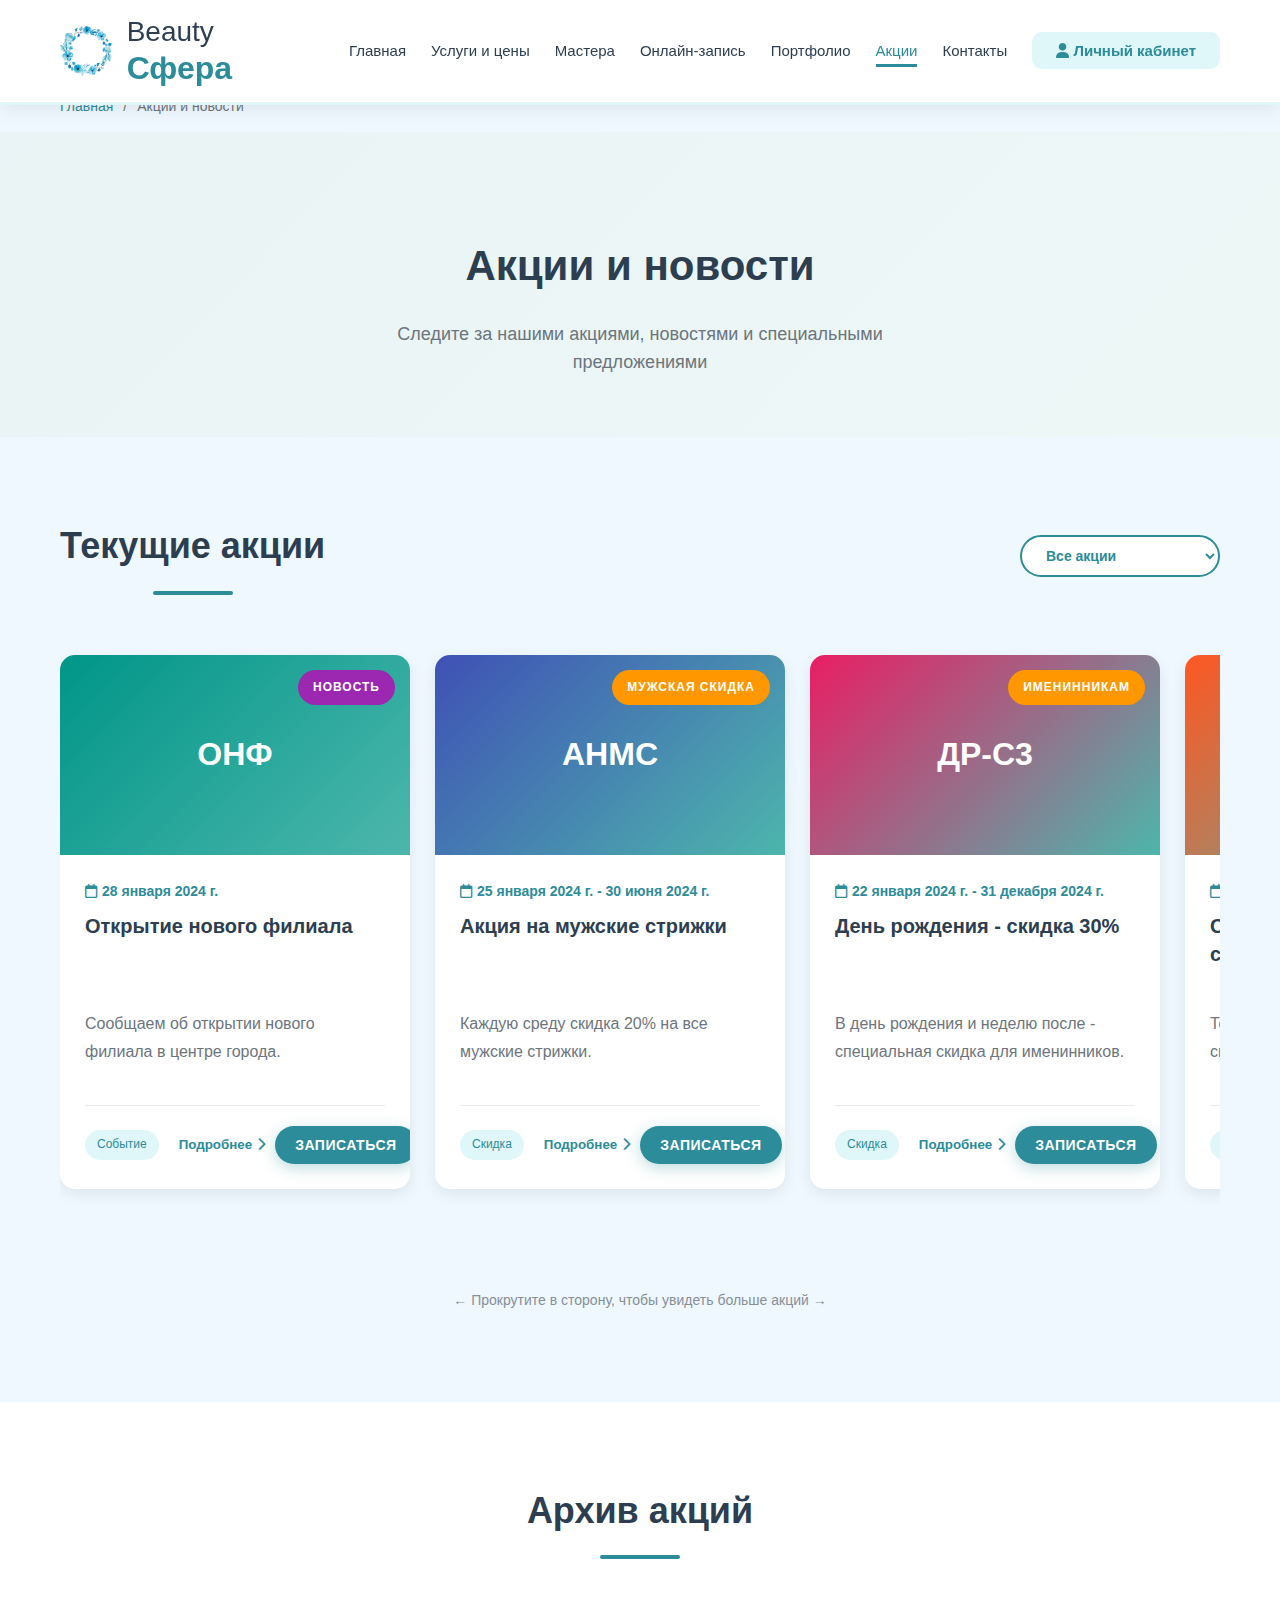
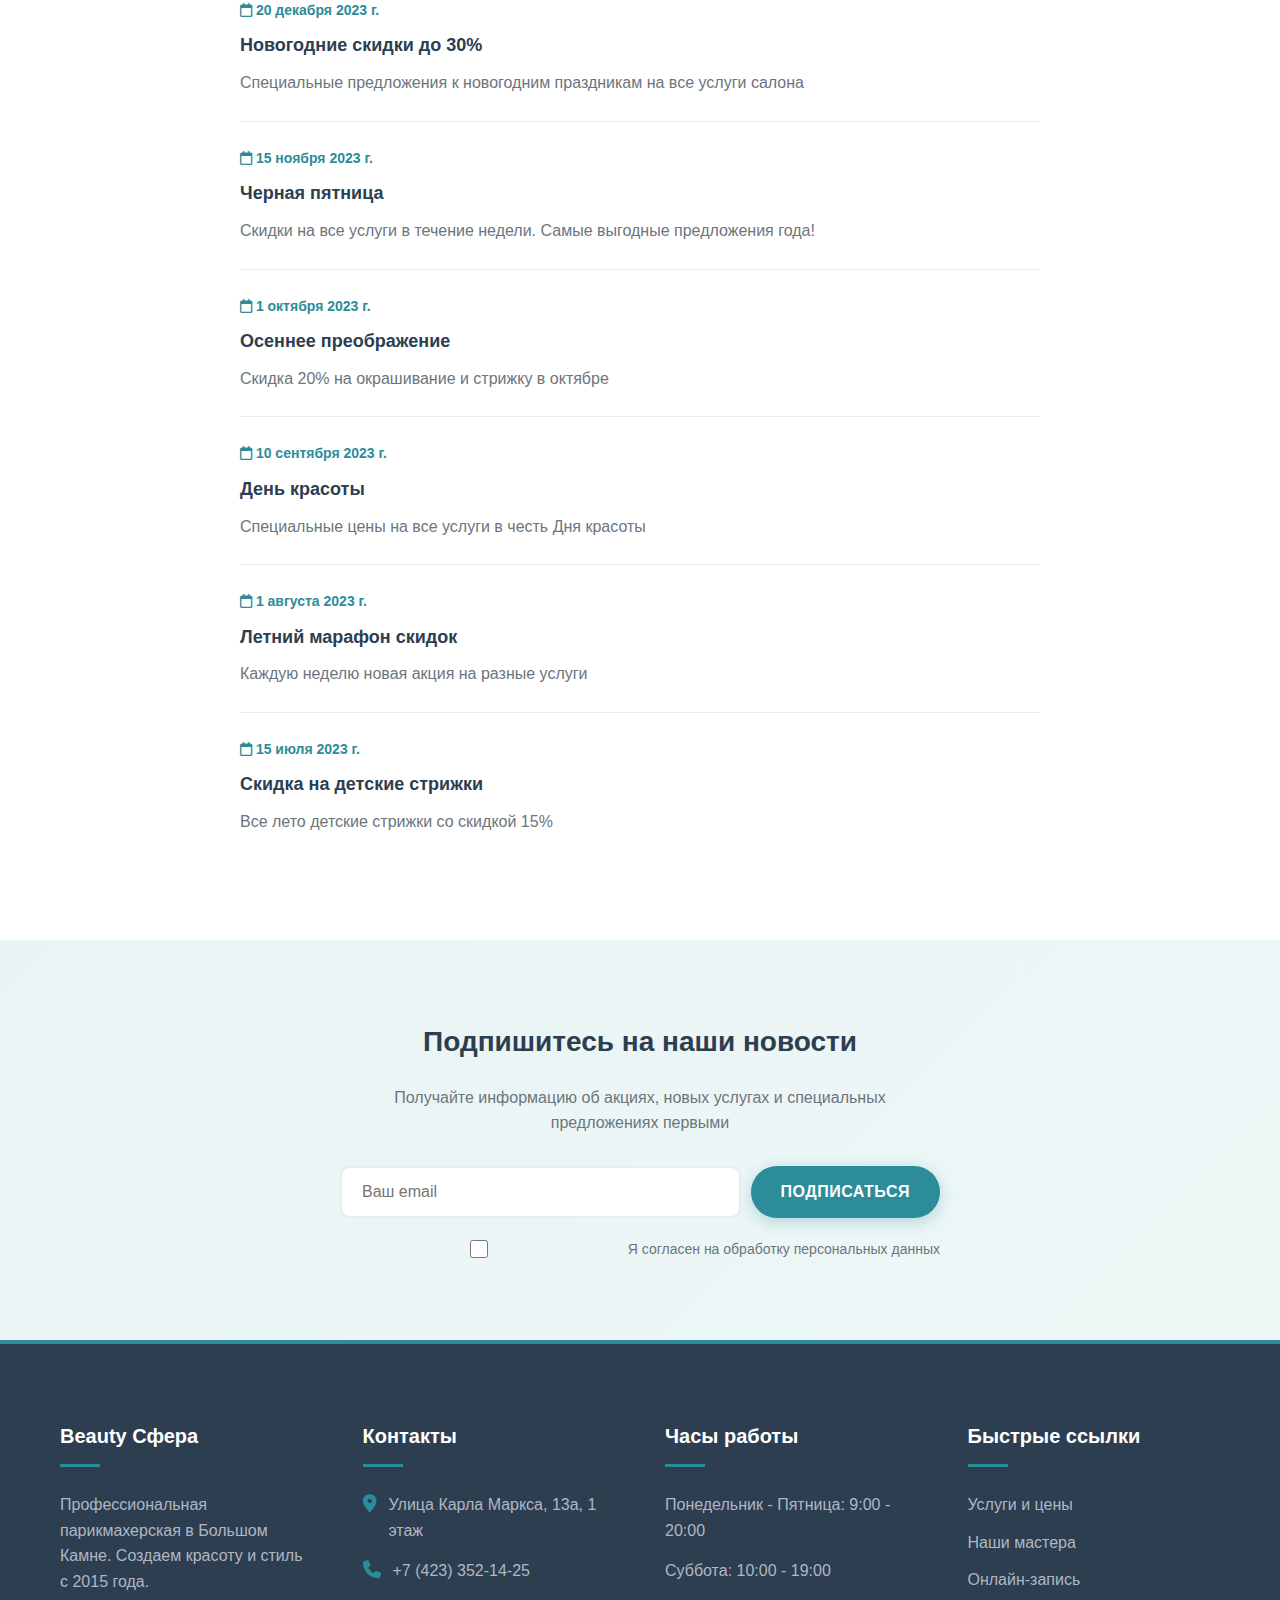
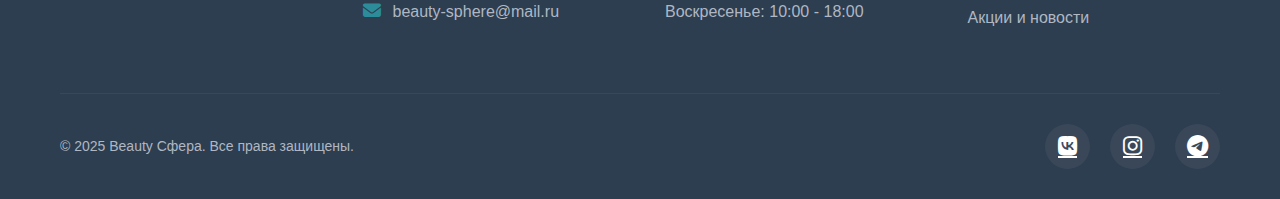
<file: pages/news.html>
<!DOCTYPE html>
<html lang="ru">
<head>
    <meta charset="UTF-8">
    <meta name="viewport" content="width=device-width, initial-scale=1.0">
    <title>Акции и новости - Beauty Сфера</title>
      <!-- Фавиконки для разных устройств -->
    <link rel="apple-touch-icon" sizes="180x180" href="images/logo/apple-touch-icon.png">
    <link rel="icon" type="image/png" sizes="32x32" href="images/logo/favicon-32x32.png">
    <link rel="icon" type="image/png" sizes="16x16" href="images/logo/favicon-16x16.png">
    <link rel="manifest" href="images/logo/site.webmanifest">
    <link rel="mask-icon" href="images/logo/safari-pinned-tab.svg" color="#5bbad5">
    <meta name="msapplication-TileColor" content="#da532c">
    <meta name="theme-color" content="#ffffff">
    
    <link rel="stylesheet" href="../css/style.css">
    <link rel="stylesheet" href="../css/pages.css">
    <link rel="stylesheet" href="https://cdnjs.cloudflare.com/ajax/libs/font-awesome/6.4.0/css/all.min.css">
    <style>
        /* Стили для страницы акций с горизонтальным скроллом */
        .news-page {
            padding: 80px 0;
            background-color: var(--light);
        }
        
        .news-header {
            display: flex;
            justify-content: space-between;
            align-items: center;
            margin-bottom: 40px;
            flex-wrap: wrap;
            gap: 20px;
        }
        
        .news-header .section-title {
            margin-bottom: 0;
        }
        
        .filter-controls {
            display: flex;
            align-items: center;
            gap: 15px;
        }
        
        .filter-select {
            padding: 10px 20px;
            border: 2px solid var(--primary);
            border-radius: 30px;
            background: white;
            color: var(--primary);
            font-weight: 600;
            cursor: pointer;
            font-size: 14px;
            min-width: 200px;
        }
        
        .news-slider-container {
            position: relative;
            margin: 40px -20px;
            padding: 0 20px;
        }
        
        .news-slider-wrapper {
            overflow-x: auto;
            overflow-y: hidden;
            padding: 20px 0 40px;
            scrollbar-width: thin;
            scrollbar-color: var(--primary) var(--light-gray);
            -webkit-overflow-scrolling: touch;
        }
        
        .news-slider-wrapper::-webkit-scrollbar {
            height: 6px;
        }
        
        .news-slider-wrapper::-webkit-scrollbar-track {
            background: var(--light-gray);
            border-radius: 3px;
        }
        
        .news-slider-wrapper::-webkit-scrollbar-thumb {
            background: var(--primary);
            border-radius: 3px;
        }
        
        .news-slider {
            display: flex;
            gap: 25px;
            padding-bottom: 10px;
            min-width: min-content;
        }
        
        .news-slide {
            flex: 0 0 350px;
            background: white;
            border-radius: 15px;
            overflow: hidden;
            box-shadow: 0 5px 15px rgba(0,0,0,0.08);
            transition: all 0.3s ease;
            display: flex;
            flex-direction: column;
        }
        
        .news-slide:hover {
            transform: translateY(-10px);
            box-shadow: 0 15px 30px rgba(0,0,0,0.15);
        }
        
        .news-image {
            height: 200px;
            overflow: hidden;
            position: relative;
        }
        
        .news-image img {
            width: 100%;
            height: 100%;
            object-fit: cover;
            transition: transform 0.5s ease;
        }
        
        .news-slide:hover .news-image img {
            transform: scale(1.1);
        }
        
        .news-badge {
            position: absolute;
            top: 15px;
            right: 15px;
            padding: 8px 15px;
            background-color: var(--primary);
            color: white;
            border-radius: 20px;
            font-size: 12px;
            font-weight: 600;
            text-transform: uppercase;
            letter-spacing: 1px;
        }
        
        .news-badge.promotion {
            background-color: #ff5722;
        }
        
        .news-badge.event {
            background-color: #9C27B0;
        }
        
        .news-badge.discount {
            background-color: #FF9800;
        }
        
        .news-content {
            padding: 25px;
            flex-grow: 1;
            display: flex;
            flex-direction: column;
        }
        
        .news-date {
            color: var(--primary);
            font-size: 14px;
            margin-bottom: 10px;
            display: flex;
            align-items: center;
            gap: 5px;
        }
        
        .news-title {
            font-size: 20px;
            margin-bottom: 15px;
            color: var(--dark);
            font-weight: 600;
            line-height: 1.4;
            flex-grow: 1;
        }
        
        .news-description {
            color: var(--gray);
            margin-bottom: 20px;
            line-height: 1.6;
        }
        
        .news-meta {
            display: flex;
            justify-content: space-between;
            align-items: center;
            margin-top: 20px;
            padding-top: 20px;
            border-top: 1px solid var(--light-gray);
        }
        
        .news-category {
            background-color: var(--primary-light);
            color: var(--primary);
            padding: 5px 12px;
            border-radius: 20px;
            font-size: 12px;
            font-weight: 500;
        }
        
        .news-action {
            display: flex;
            gap: 10px;
        }
        
        .read-more-btn {
            background: none;
            border: none;
            color: var(--primary);
            font-weight: 600;
            cursor: pointer;
            display: flex;
            align-items: center;
            gap: 5px;
            padding: 5px 0;
            transition: gap 0.3s ease;
        }
        
        .read-more-btn:hover {
            gap: 10px;
        }
        
        .book-btn {
            padding: 8px 20px;
            font-size: 14px;
        }
        
        .scroll-indicator {
            text-align: center;
            color: var(--gray);
            font-size: 14px;
            margin-top: 10px;
            padding: 10px;
            opacity: 0.8;
            animation: fadeInOut 5s ease-in-out;
        }
        
        @keyframes fadeInOut {
            0% { opacity: 0; }
            20% { opacity: 0.8; }
            80% { opacity: 0.8; }
            100% { opacity: 0; }
        }
        
        /* Стили для мобильного скролла */
        .mobile-scroll-hint {
            display: none;
            text-align: center;
            color: var(--gray);
            font-size: 14px;
            margin: 20px 0;
        }
        
        @media (max-width: 768px) {
            .news-slider-container {
                margin: 30px -15px;
                padding: 0 15px;
            }
            
            .news-slide {
                flex: 0 0 300px;
            }
            
            .news-header {
                flex-direction: column;
                text-align: center;
            }
            
            .filter-controls {
                width: 100%;
                justify-content: center;
            }
            
            .mobile-scroll-hint {
                display: block;
            }
            
            .scroll-indicator {
                display: none;
            }
        }
        
        @media (max-width: 480px) {
            .news-slide {
                flex: 0 0 280px;
            }
            
            .news-content {
                padding: 20px;
            }
        }
    </style>
</head>
<body>
    <!-- Шапка -->
    <header class="header">
        <div class="container">
            <div class="header-inner">
                <a href="../index.html" class="logo">
                        <img src="../images/logo/logo.png" alt="Beauty Сфера" class="logo-img">
                <span class="logo-text">
                    <span class="logo-text">Beauty</span>
                    <span class="logo-highlight">Сфера</span>
                </a>
                
                <nav class="nav">
                    <ul class="nav-list">
                        <li><a href="../index.html" class="nav-link">Главная</a></li>
                        <li><a href="services.html" class="nav-link">Услуги и цены</a></li>
                        <li><a href="masters.html" class="nav-link">Мастера</a></li>
                        <li><a href="booking.html" class="nav-link">Онлайн-запись</a></li>
                        <li><a href="portfolio.html" class="nav-link">Портфолио</a></li>
                        <li><a href="news.html" class="nav-link active">Акции</a></li>
                        <li><a href="contacts.html" class="nav-link">Контакты</a></li>
                        <li><a href="cabinet.html" class="nav-link cabinet-link">
                            <i class="fas fa-user"></i> Личный кабинет
                        </a></li>
                    </ul>
                </nav>
                
                <button class="mobile-menu-btn">
                    <span></span>
                    <span></span>
                    <span></span>
                </button>
            </div>
        </div>
    </header>

    <!-- Хлебные крошки -->
    <div class="breadcrumbs">
        <div class="container">
            <a href="../index.html">Главная</a>
            <span>/</span>
            <span>Акции и новости</span>
        </div>
    </div>

    <!-- Заголовок страницы -->
    <section class="page-header">
        <div class="container">
            <h1>Акции и новости</h1>
            <p>Следите за нашими акциями, новостями и специальными предложениями</p>
        </div>
    </section>

    <!-- Фильтры и акции с горизонтальным скроллом -->
    <section class="news-page">
        <div class="container">
            <div class="news-header">
                <h2 class="section-title">Текущие акции</h2>
                <div class="filter-controls">
                    <select id="news-filter" class="filter-select">
                        <option value="all">Все акции</option>
                        <option value="promotion">Акции</option>
                        <option value="news">Новости</option>
                        <option value="event">События</option>
                        <option value="discount">Скидки</option>
                        <option value="complex">Комплексы</option>
                    </select>
                </div>
            </div>
            
            <div class="mobile-scroll-hint">
                ← Прокрутите в сторону →
            </div>
            
            <div class="news-slider-container">
                <div class="news-slider-wrapper" id="news-slider-wrapper">
                    <div class="news-slider" id="news-slider">
                        <!-- Акции загружаются через JS -->
                    </div>
                </div>
            </div>
            
            <div class="scroll-indicator" id="scroll-indicator">
                <span>← Прокрутите в сторону, чтобы увидеть больше акций →</span>
            </div>
        </div>
    </section>

    <!-- Архив акций -->
    <section class="archive">
        <div class="container">
            <h2 class="section-title">Архив акций</h2>
            <div class="archive-list" id="archive-list">
                <!-- Архивные акции загружаются через JS -->
            </div>
        </div>
    </section>

    <!-- Подписка на новости -->
    <section class="newsletter">
        <div class="container">
            <div class="newsletter-content">
                <h2>Подпишитесь на наши новости</h2>
                <p>Получайте информацию об акциях, новых услугах и специальных предложениях первыми</p>
                <form id="newsletter-form" class="newsletter-form">
                    <div class="form-group">
                        <input type="email" placeholder="Ваш email" required>
                        <button type="submit" class="btn btn-primary">Подписаться</button>
                    </div>
                    <div class="form-check">
                        <input type="checkbox" id="newsletter-agree" required>
                        <label for="newsletter-agree">
                            Я согласен на обработку персональных данных
                        </label>
                    </div>
                </form>
            </div>
        </div>
    </section>

    <!-- Подвал -->
    <footer class="footer">
        <div class="container">
            <div class="footer-grid">
                <div class="footer-column">
                    <h3 class="footer-title">Beauty Сфера</h3>
                    <p class="footer-text">Профессиональная парикмахерская в Большом Камне. Создаем красоту и стиль с 2015 года.</p>
                </div>
                <div class="footer-column">
                    <h3 class="footer-title">Контакты</h3>
                    <p><i class="fas fa-map-marker-alt"></i> Улица Карла Маркса, 13а, 1 этаж</p>
                    <p><i class="fas fa-phone"></i> +7 (423) 352-14-25</p>
                    <p><i class="fas fa-envelope"></i> beauty-sphere@mail.ru</p>
                </div>
                <div class="footer-column">
                    <h3 class="footer-title">Часы работы</h3>
                    <p>Понедельник - Пятница: 9:00 - 20:00</p>
                    <p>Суббота: 10:00 - 19:00</p>
                    <p>Воскресенье: 10:00 - 18:00</p>
                </div>
                <div class="footer-column">
                    <h3 class="footer-title">Быстрые ссылки</h3>
                    <ul class="footer-links">
                        <li><a href="services.html">Услуги и цены</a></li>
                        <li><a href="masters.html">Наши мастера</a></li>
                        <li><a href="booking.html">Онлайн-запись</a></li>
                        <li><a href="news.html">Акции и новости</a></li>
                    </ul>
                </div>
            </div>
            <div class="footer-bottom">
                <p>&copy; 2025 Beauty Сфера. Все права защищены.</p>
                <div class="social-links">
                    <a href="https://vk.com/beautysphere_bk" target="_blank"><i class="fab fa-vk"></i></a>
                    <a href="https://instagram.com/beauty_sphere_bk" target="_blank"><i class="fab fa-instagram"></i></a>
                    <a href="https://t.me/beautysphere_bk" target="_blank"><i class="fab fa-telegram"></i></a>
                </div>
            </div>
        </div>
    </footer>

    <script src="../js/main.js"></script>
    <script src="../js/news.js"></script>
</body>
</html>
</file>
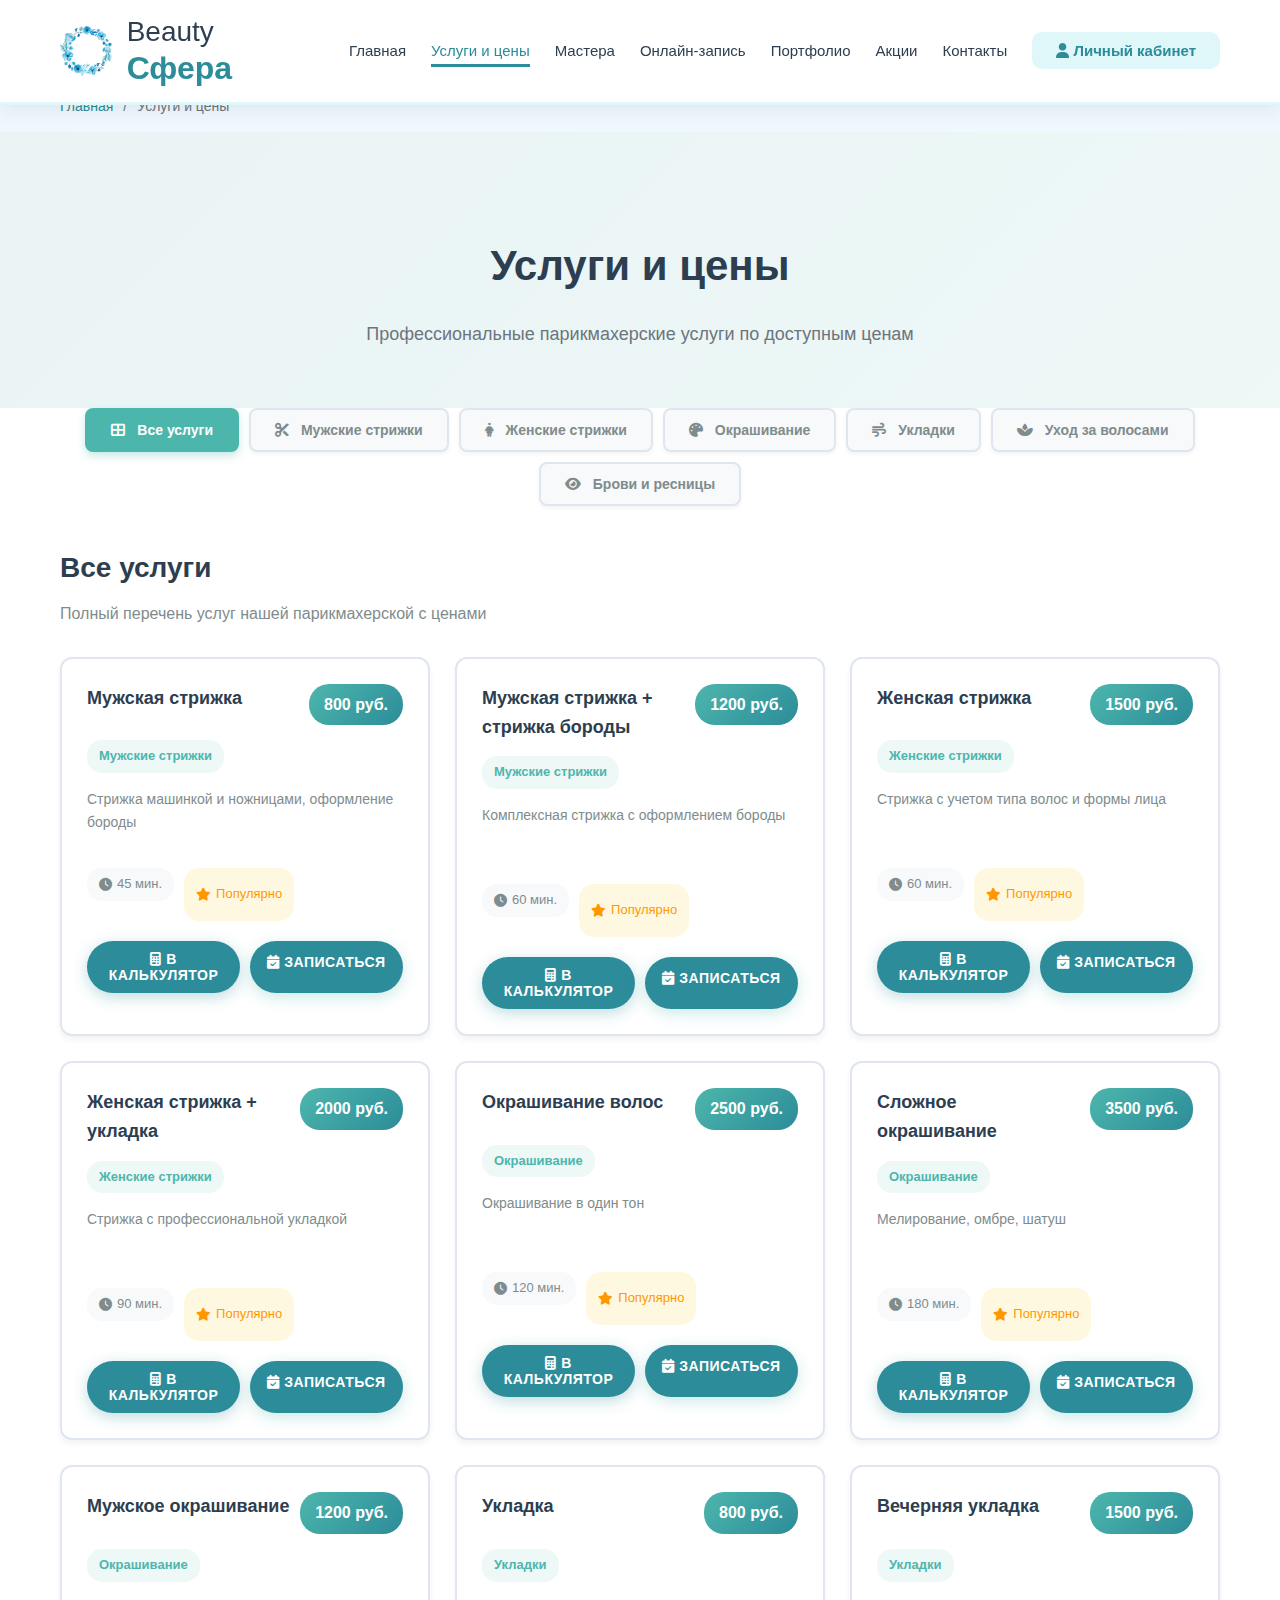
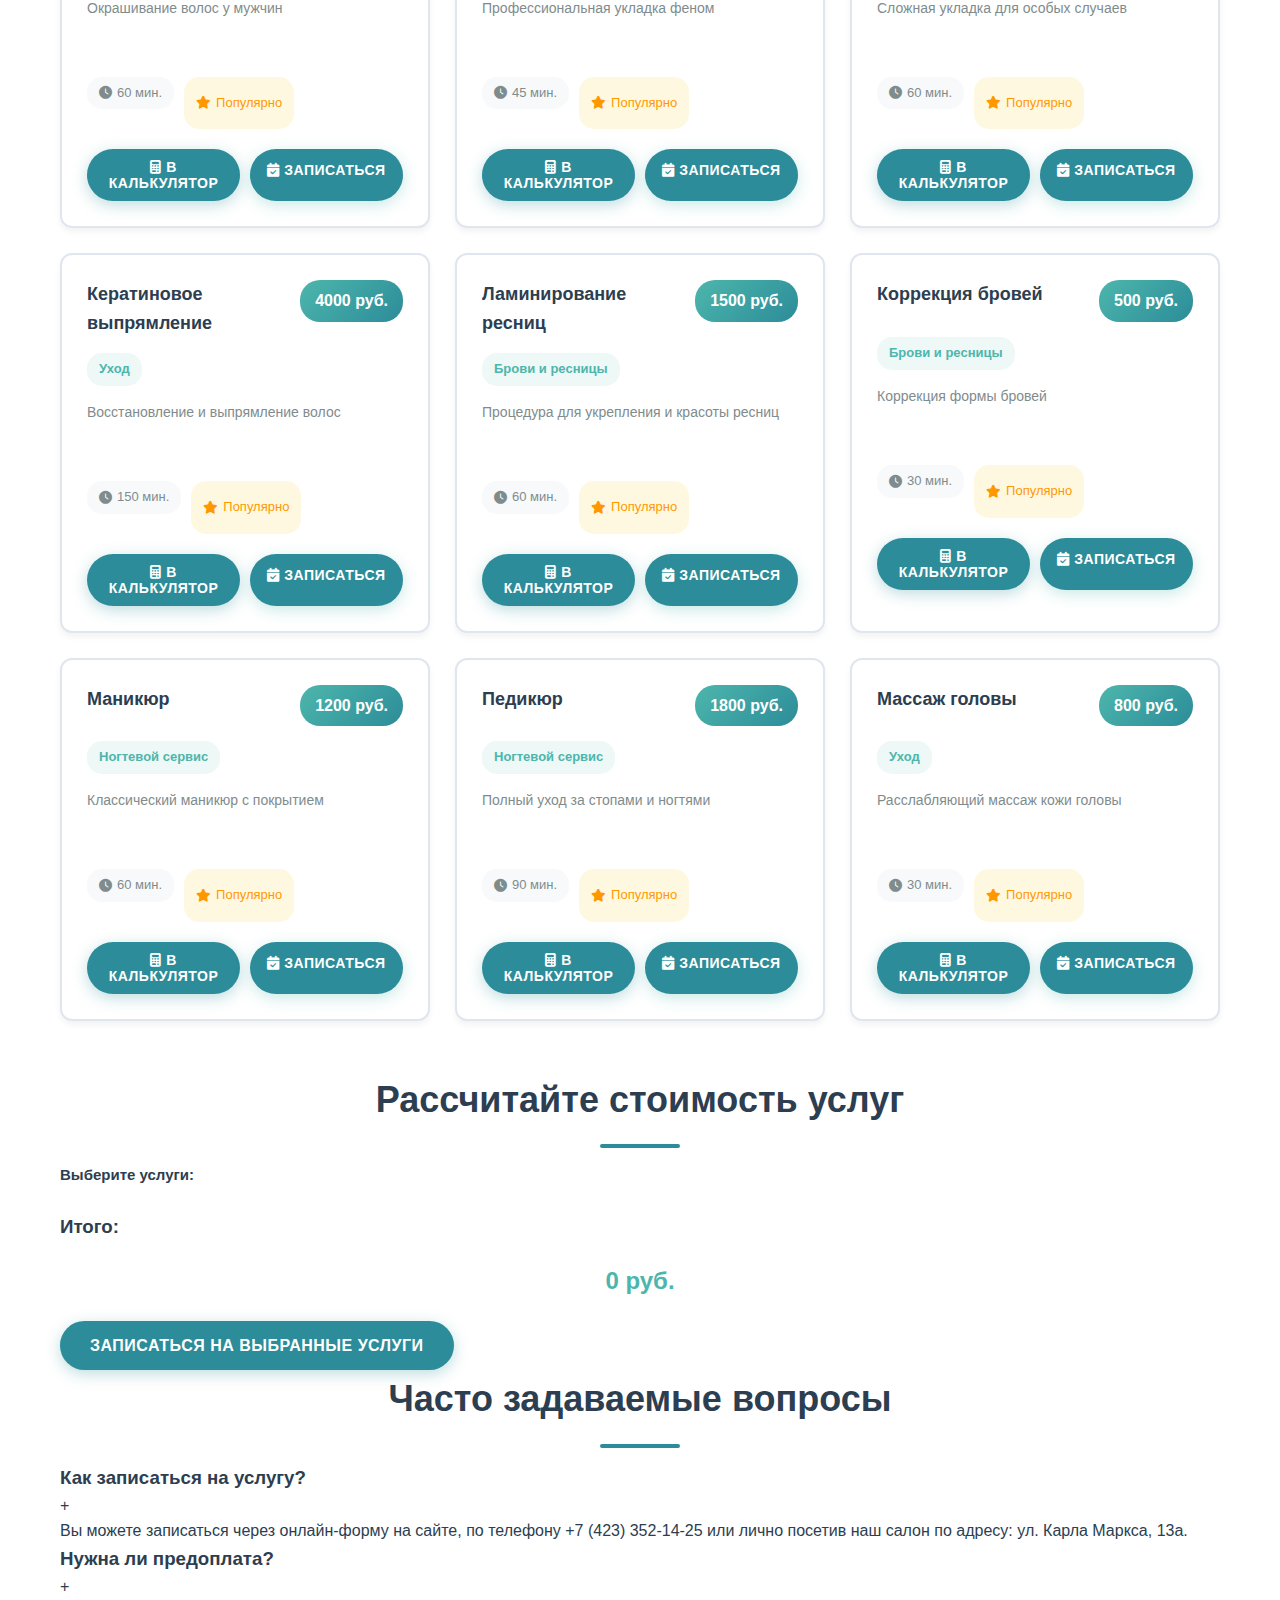
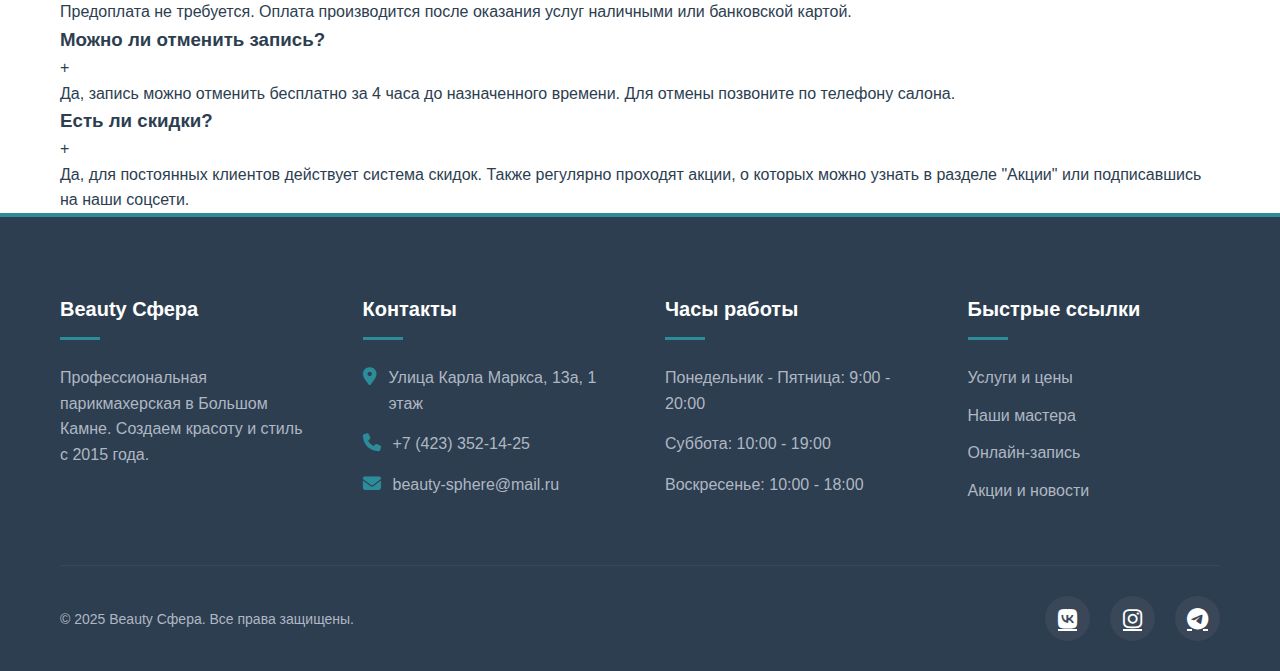
<file: pages/services.html>
<!DOCTYPE html>
<html lang="ru">
<head>
    <meta charset="UTF-8">
    <meta name="viewport" content="width=device-width, initial-scale=1.0">
    <title>Услуги и цены - Beauty Сфера</title>
      <!-- Фавиконки для разных устройств -->
    <link rel="apple-touch-icon" sizes="180x180" href="images/logo/apple-touch-icon.png">
    <link rel="icon" type="image/png" sizes="32x32" href="images/logo/favicon-32x32.png">
    <link rel="icon" type="image/png" sizes="16x16" href="images/logo/favicon-16x16.png">
    <link rel="manifest" href="images/logo/site.webmanifest">
    <link rel="mask-icon" href="images/logo/safari-pinned-tab.svg" color="#5bbad5">
    <meta name="msapplication-TileColor" content="#da532c">
    <meta name="theme-color" content="#ffffff">
    
    <link rel="stylesheet" href="../css/style.css">
    <link rel="stylesheet" href="../css/pages.css">
    <link rel="stylesheet" href="https://cdnjs.cloudflare.com/ajax/libs/font-awesome/6.4.0/css/all.min.css">
    <style>
      /* Стили для сетки услуг */
.services-grid {
    display: grid;
    grid-template-columns: repeat(auto-fill, minmax(300px, 1fr));
    gap: 20px;
    margin-top: 20px;
}

.service-card {
    background: white;
    border: 1px solid #eef2f7;
    border-radius: 12px;
    padding: 20px;
    box-shadow: 0 4px 6px rgba(0,0,0,0.05);
    transition: all 0.3s ease;
}

.service-card:hover {
    transform: translateY(-5px);
    box-shadow: 0 8px 25px rgba(0,0,0,0.1);
    border-color: #4db6ac;
}

.service-card-header {
    display: flex;
    justify-content: space-between;
    align-items: flex-start;
    margin-bottom: 10px;
}

.service-card-header h3 {
    color: #2c3e50;
    margin: 0;
    font-size: 18px;
    flex: 1;
}

.service-price-badge {
    background: linear-gradient(135deg, #4db6ac 0%, #2c8c99 100%);
    color: white;
    padding: 6px 12px;
    border-radius: 20px;
    font-weight: 700;
    font-size: 16px;
    margin-left: 10px;
}

.service-card-category {
    background: rgba(77, 182, 172, 0.1);
    color: #4db6ac;
    padding: 5px 10px;
    border-radius: 15px;
    display: inline-block;
    margin-bottom: 15px;
    font-size: 12px;
    font-weight: 500;
}

.service-card-description {
    color: #7f8c8d;
    font-size: 14px;
    line-height: 1.5;
    margin-bottom: 15px;
}

.service-card-details {
    margin-bottom: 15px;
}

.service-duration {
    display: inline-flex;
    align-items: center;
    gap: 5px;
    background: #f8f9fa;
    color: #7f8c8d;
    padding: 5px 10px;
    border-radius: 15px;
    font-size: 12px;
}

.service-card-actions {
    display: flex;
    gap: 10px;
}

.service-card-actions .btn {
    flex: 1;
    padding: 8px 12px;
    font-size: 14px;
}

/* Стили для калькулятора с горизонтальным скроллом */
.calculator-services-scroll {
    display: flex;
    overflow-x: auto;
    padding: 20px 10px;
    gap: 20px;
    margin-bottom: 20px;
    scrollbar-width: thin;
    scrollbar-color: #4db6ac #f0f0f0;
}

.calculator-services-scroll::-webkit-scrollbar {
    height: 8px;
}

.calculator-services-scroll::-webkit-scrollbar-track {
    background: #f0f0f0;
    border-radius: 4px;
}

.calculator-services-scroll::-webkit-scrollbar-thumb {
    background: #4db6ac;
    border-radius: 4px;
}

.calculator-services-scroll::-webkit-scrollbar-thumb:hover {
    background: #26a69a;
}

/* Стили для кнопок категорий (оригинальное оформление) */
.categories-tabs {
    display: flex;
    flex-wrap: wrap;
    gap: 10px;
    margin-bottom: 30px;
    justify-content: center;
}

.category-tab {
    padding: 12px 24px;
    background-color: white;
    border: 2px solid #e0e6ef;
    border-radius: 8px;
    color: #2c3e50;
    font-weight: 600;
    cursor: pointer;
    transition: all 0.3s ease;
    font-size: 14px;
    box-shadow: 0 2px 4px rgba(0,0,0,0.05);
}

.category-tab:hover {
    border-color: #4db6ac;
    color: #4db6ac;
    transform: translateY(-2px);
}

.category-tab.active {
    background: #4db6ac;
    color: white;
    border-color: #4db6ac;
    box-shadow: 0 4px 8px rgba(77, 182, 172, 0.3);
}

.category-tab i {
    margin-right: 8px;
}

/* Стили для временных слотов в booking.html */
.time-slots-grid {
    display: grid;
    grid-template-columns: repeat(auto-fill, minmax(100px, 1fr));
    gap: 10px;
    margin-bottom: 20px;
}

.time-slot-btn {
    padding: 12px;
    background: white;
    border: 2px solid #e0e6ef;
    border-radius: 8px;
    color: #2c3e50;
    font-weight: 600;
    cursor: pointer;
    transition: all 0.3s ease;
}

.time-slot-btn:hover {
    border-color: #4db6ac;
    color: #4db6ac;
    transform: translateY(-2px);
}

.time-slot-btn.selected {
    background: #4db6ac;
    border-color: #4db6ac;
    color: white;
    box-shadow: 0 4px 8px rgba(77, 182, 172, 0.3);
}

.time-slot-btn.custom-time {
    background: #4db6ac;
    border-color: #4db6ac;
    color: white;
}

.custom-time-container {
    margin-top: 15px;
    padding: 15px;
    border: 1px dashed #4db6ac;
    border-radius: 8px;
    background: rgba(77, 182, 172, 0.05);
}

/* Адаптивность для кнопок категорий */
@media (max-width: 768px) {
    .categories-tabs {
        gap: 8px;
    }
    
    .category-tab {
        padding: 10px 16px;
        font-size: 13px;
        flex: 1;
        min-width: calc(50% - 8px);
        text-align: center;
    }
    
    .category-tab i {
        margin-right: 5px;
    }
}

@media (max-width: 480px) {
    .category-tab {
        min-width: 100%;
    }
}
    </style>
</head>
<body>
    <!-- Шапка -->
    <header class="header">
        <div class="container">
            <div class="header-inner">
                <a href="../index.html" class="logo">
                          <img src="../images/logo/logo.png" alt="Beauty Сфера" class="logo-img">
                <span class="logo-text">
                    <span class="logo-text">Beauty</span>
                    <span class="logo-highlight">Сфера</span>
                </a>
                
                <nav class="nav">
                    <ul class="nav-list">
                        <li><a href="../index.html" class="nav-link">Главная</a></li>
                        <li><a href="services.html" class="nav-link active">Услуги и цены</a></li>
                        <li><a href="masters.html" class="nav-link">Мастера</a></li>
                        <li><a href="booking.html" class="nav-link">Онлайн-запись</a></li>
                        <li><a href="portfolio.html" class="nav-link">Портфолио</a></li>
                        <li><a href="news.html" class="nav-link">Акции</a></li>
                        <li><a href="contacts.html" class="nav-link">Контакты</a></li>
                        <li><a href="cabinet.html" class="nav-link cabinet-link">
                            <i class="fas fa-user"></i> Личный кабинет
                        </a></li>
                    </ul>
                </nav>
                
                <button class="mobile-menu-btn">
                    <span></span>
                    <span></span>
                    <span></span>
                </button>
            </div>
        </div>
    </header>

    <!-- Хлебные крошки -->
    <div class="breadcrumbs">
        <div class="container">
            <a href="../index.html">Главная</a>
            <span>/</span>
            <span>Услуги и цены</span>
        </div>
    </div>

    <!-- Заголовок страницы -->
    <section class="page-header">
        <div class="container">
            <h1>Услуги и цены</h1>
            <p>Профессиональные парикмахерские услуги по доступным ценам</p>
        </div>
    </section>

    <!-- Категории услуг -->
    <section class="categories">
        <div class="container">
            <div class="categories-tabs" id="categories-tabs">
                <button class="category-tab all active" data-category="all">
                    <i class="fas fa-th-large"></i> Все услуги
                </button>
                <button class="category-tab men" data-category="Мужские стрижки">
                    <i class="fas fa-cut"></i> Мужские стрижки
                </button>
                <button class="category-tab women" data-category="Женские стрижки">
                    <i class="fas fa-female"></i> Женские стрижки
                </button>
                <button class="category-tab color" data-category="Окрашивание">
                    <i class="fas fa-palette"></i> Окрашивание
                </button>
                <button class="category-tab style" data-category="Укладки">
                    <i class="fas fa-wind"></i> Укладки
                </button>
                <button class="category-tab care" data-category="Уход за волосами">
                    <i class="fas fa-spa"></i> Уход за волосами
                </button>
                <button class="category-tab eyebrows" data-category="Брови и ресницы">
                    <i class="fas fa-eye"></i> Брови и ресницы
                </button>
            </div>
        </div>
    </section>

    <!-- Услуги -->
    <section class="services-page">
        <div class="container">
            <div class="services-container" id="services-container">
                <!-- Услуги загружаются через JS -->
            </div>
        </div>
    </section>

    <!-- Ценовой калькулятор -->
    <section class="price-calculator">
        <div class="container">
            <h2 class="section-title">Рассчитайте стоимость услуг</h2>
            <div class="calculator-container">
                <div class="calculator-form">
                    <div class="form-group">
                        <label>Выберите услуги:</label>
                        <div class="calculator-services" id="calculator-services">
                            <!-- Услуги загружаются через JS -->
                        </div>
                    </div>
                    <div class="calculator-result">
                        <h3>Итого:</h3>
                        <div class="total-price">0 руб.</div>
                        <a href="booking.html" class="btn btn-primary">Записаться на выбранные услуги</a>
                    </div>
                </div>
            </div>
        </div>
    </section>

    <!-- FAQ -->
    <section class="faq">
        <div class="container">
            <h2 class="section-title">Часто задаваемые вопросы</h2>
            <div class="faq-container">
                <div class="faq-item">
                    <div class="faq-question">
                        <h3>Как записаться на услугу?</h3>
                        <span class="faq-toggle">+</span>
                    </div>
                    <div class="faq-answer">
                        <p>Вы можете записаться через онлайн-форму на сайте, по телефону +7 (423) 352-14-25 или лично посетив наш салон по адресу: ул. Карла Маркса, 13а.</p>
                    </div>
                </div>
                <div class="faq-item">
                    <div class="faq-question">
                        <h3>Нужна ли предоплата?</h3>
                        <span class="faq-toggle">+</span>
                    </div>
                    <div class="faq-answer">
                        <p>Предоплата не требуется. Оплата производится после оказания услуг наличными или банковской картой.</p>
                    </div>
                </div>
                <div class="faq-item">
                    <div class="faq-question">
                        <h3>Можно ли отменить запись?</h3>
                        <span class="faq-toggle">+</span>
                    </div>
                    <div class="faq-answer">
                        <p>Да, запись можно отменить бесплатно за 4 часа до назначенного времени. Для отмены позвоните по телефону салона.</p>
                    </div>
                </div>
                <div class="faq-item">
                    <div class="faq-question">
                        <h3>Есть ли скидки?</h3>
                        <span class="faq-toggle">+</span>
                    </div>
                    <div class="faq-answer">
                        <p>Да, для постоянных клиентов действует система скидок. Также регулярно проходят акции, о которых можно узнать в разделе "Акции" или подписавшись на наши соцсети.</p>
                    </div>
                </div>
            </div>
        </div>
    </section>

    <!-- Подвал -->
    <footer class="footer">
        <div class="container">
            <div class="footer-grid">
                <div class="footer-column">
                    <h3 class="footer-title">Beauty Сфера</h3>
                    <p class="footer-text">Профессиональная парикмахерская в Большом Камне. Создаем красоту и стиль с 2015 года.</p>
                </div>
                <div class="footer-column">
                    <h3 class="footer-title">Контакты</h3>
                    <p><i class="fas fa-map-marker-alt"></i> Улица Карла Маркса, 13а, 1 этаж</p>
                    <p><i class="fas fa-phone"></i> +7 (423) 352-14-25</p>
                    <p><i class="fas fa-envelope"></i> beauty-sphere@mail.ru</p>
                </div>
                <div class="footer-column">
                    <h3 class="footer-title">Часы работы</h3>
                    <p>Понедельник - Пятница: 9:00 - 20:00</p>
                    <p>Суббота: 10:00 - 19:00</p>
                    <p>Воскресенье: 10:00 - 18:00</p>
                </div>
                <div class="footer-column">
                    <h3 class="footer-title">Быстрые ссылки</h3>
                    <ul class="footer-links">
                        <li><a href="services.html">Услуги и цены</a></li>
                        <li><a href="masters.html">Наши мастера</a></li>
                        <li><a href="booking.html">Онлайн-запись</a></li>
                        <li><a href="news.html">Акции и новости</a></li>
                    </ul>
                </div>
            </div>
            <div class="footer-bottom">
                <p>&copy; 2025 Beauty Сфера. Все права защищены.</p>
                <div class="social-links">
                    <a href="https://vk.com/beautysphere_bk" target="_blank"><i class="fab fa-vk"></i></a>
                    <a href="https://instagram.com/beauty_sphere_bk" target="_blank"><i class="fab fa-instagram"></i></a>
                    <a href="https://t.me/beautysphere_bk" target="_blank"><i class="fab fa-telegram"></i></a>
                </div>
            </div>
        </div>
    </footer>

    <script src="../js/data.js"></script>
    <script src="../js/main.js"></script>
    <script src="../js/services.js"></script>
</body>
</html>
</file>
<file: css/style.css>
/* Базовые стили - ГОЛУБАЯ ТЕМА */
:root {
    --primary: #2c8c99;
    --primary-dark: #1e6b75;
    --primary-light: #e0f7fa;
    --secondary: #4db6ac;
    --light: #f0f8ff;
    --dark: #2c3e50;
    --gray: #6c757d;
    --light-gray: #e9ecef;
    --white: #ffffff;
    --shadow: 0 4px 20px rgba(0,0,0,0.08);
    --radius: 10px;
    --transition: all 0.3s ease;
}

* {
    margin: 0;
    padding: 0;
    box-sizing: border-box;
}

body {
    font-family: 'Segoe UI', Roboto, 'Helvetica Neue', Arial, sans-serif;
    line-height: 1.6;
    color: var(--dark);
    background-color: var(--white);
}

.container {
    max-width: 1200px;
    margin: 0 auto;
    padding: 0 20px;
}

.text-center {
    text-align: center;
}

/* Кнопки */
.btn {
    display: inline-block;
    padding: 14px 32px;
    border-radius: var(--radius);
    text-decoration: none;
    font-weight: 600;
    border: none;
    cursor: pointer;
    transition: var(--transition);
    font-size: 16px;
    text-transform: uppercase;
    letter-spacing: 0.5px;
}

.btn-primary {
    background-color: var(--primary);
    color: var(--white);
    box-shadow: 0 4px 15px rgba(44, 140, 153, 0.3);
}

.btn-primary:hover {
    background-color: var(--primary-dark);
    transform: translateY(-2px);
    box-shadow: 0 6px 20px rgba(44, 140, 153, 0.4);
}

.btn-secondary {
    background-color: var(--secondary);
    color: var(--white);
    box-shadow: 0 4px 15px rgba(77, 182, 172, 0.3);
}

.btn-secondary:hover {
    background-color: #3da89d;
    transform: translateY(-2px);
    box-shadow: 0 6px 20px rgba(77, 182, 172, 0.4);
}

.btn-outline {
    background-color: transparent;
    color: var(--primary);
    border: 2px solid var(--primary);
}

.btn-outline:hover {
    background-color: var(--primary);
    color: var(--white);
}

/* Шапка */
.header {
    background-color: var(--white);
    box-shadow: var(--shadow);
    position: fixed;
    width: 100%;
    top: 0;
    z-index: 1000;
    border-bottom: 3px solid var(--primary-light);
}

.header-inner {
    display: flex;
    justify-content: space-between;
    align-items: center;
    padding: 15px 0;
}

/* Стили для логотипа */
.logo {
    display: flex;
    align-items: center;
    text-decoration: none;
    gap: 15px;
}

.logo-img {
    height: 50px;
    width: auto;
    transition: var(--transition);
}

.logo:hover .logo-img {
    transform: scale(1.05);
}

.logo-text {
    display: flex;
    flex-direction: column;
    line-height: 1.2;
}

.logo-name {
    font-size: 28px;
    font-weight: 700;
    color: var(--dark);
}

.logo-highlight {
    font-size: 32px;
    font-weight: 800;
    color: var(--primary);
}

/* Логотип в футере (если нужен белый вариант) */
.footer .logo-img {
    height: 40px;
}

/* Адаптивность логотипа */
@media (max-width: 992px) {
    .logo-img {
        height: 40px;
    }
    
    .logo-name {
        font-size: 24px;
    }
    
    .logo-highlight {
        font-size: 28px;
    }
}

@media (max-width: 768px) {
    .logo-img {
        height: 35px;
    }
    
    .logo-text {
        display: none; /* На мобильных можно скрыть текст */
    }
}
.logo-text {
    font-size: 28px;
    color: var(--dark);
}

.logo-highlight {
    font-size: 32px;
    color: var(--primary);
    font-weight: 800;
}

.nav-list {
    display: flex;
    list-style: none;
    gap: 25px;
}

.nav-link {
    text-decoration: none;
    color: var(--dark);
    font-weight: 500;
    padding: 8px 0;
    position: relative;
    transition: var(--transition);
    font-size: 15px;
}

.nav-link:hover,
.nav-link.active {
    color: var(--primary);
}

.nav-link.active::after {
    content: '';
    position: absolute;
    bottom: 0;
    left: 0;
    width: 100%;
    height: 3px;
    background-color: var(--primary);
}

.cabinet-link {
    background-color: var(--primary-light);
    padding: 10px 24px;
    border-radius: var(--radius);
    color: var(--primary);
    font-weight: 600;
}

.cabinet-link:hover {
    background-color: var(--primary);
    color: var(--white);
}

.mobile-menu-btn {
    display: none;
    background: none;
    border: none;
    cursor: pointer;
    width: 30px;
    height: 30px;
    position: relative;
}

.mobile-menu-btn span {
    display: block;
    position: absolute;
    height: 3px;
    width: 100%;
    background-color: var(--dark);
    border-radius: 3px;
    transition: var(--transition);
}

.mobile-menu-btn span:nth-child(1) { top: 5px; }
.mobile-menu-btn span:nth-child(2) { top: 13px; }
.mobile-menu-btn span:nth-child(3) { top: 21px; }

.mobile-menu-btn.active span:nth-child(1) {
    transform: rotate(45deg);
    top: 13px;
}

.mobile-menu-btn.active span:nth-child(2) {
    opacity: 0;
}

.mobile-menu-btn.active span:nth-child(3) {
    transform: rotate(-45deg);
    top: 13px;
}

/* Герой секция */
.hero {
    background: linear-gradient(135deg, rgba(44, 140, 153, 0.9) 0%, rgba(77, 182, 172, 0.9) 100%), 
                url('../images/hero-bg.jpg');
    background-size: cover;
    background-position: center;
    color: var(--white);
    padding: 200px 0 120px;
    margin-top: 80px;
    text-align: center;
    position: relative;
}

.hero::before {
    content: '';
    position: absolute;
    bottom: 0;
    left: 0;
    right: 0;
    height: 100px;
    background: linear-gradient(to bottom, transparent, var(--light));
}

.hero-content {
    position: relative;
    z-index: 1;
}

.hero-title {
    font-size: 56px;
    margin-bottom: 20px;
    font-weight: 700;
    text-shadow: 0 2px 10px rgba(0,0,0,0.2);
    letter-spacing: 1px;
}

.hero-subtitle {
    font-size: 22px;
    margin-bottom: 40px;
    opacity: 0.95;
    font-weight: 300;
    max-width: 700px;
    margin-left: auto;
    margin-right: auto;
}

.hero-buttons {
    display: flex;
    gap: 20px;
    justify-content: center;
    flex-wrap: wrap;
    margin-top: 30px;
}

/* Секции */
.section-title {
    text-align: center;
    font-size: 36px;
    margin-bottom: 60px;
    font-weight: 700;
    color: var(--dark);
    position: relative;
    padding-bottom: 20px;
}

.section-title::after {
    content: '';
    position: absolute;
    bottom: 0;
    left: 50%;
    transform: translateX(-50%);
    width: 80px;
    height: 4px;
    background-color: var(--primary);
    border-radius: 2px;
}

/* Преимущества */
.features {
    padding: 100px 0;
    background-color: var(--light);
}

.features-grid {
    display: grid;
    grid-template-columns: repeat(auto-fit, minmax(280px, 1fr));
    gap: 40px;
}

.feature-card {
    text-align: center;
    padding: 40px 30px;
    background: var(--white);
    border-radius: var(--radius);
    box-shadow: var(--shadow);
    transition: var(--transition);
    border-top: 4px solid var(--primary);
}

.feature-card:hover {
    transform: translateY(-10px);
    box-shadow: 0 15px 30px rgba(0,0,0,0.1);
}

.feature-icon {
    font-size: 48px;
    color: var(--primary);
    margin-bottom: 25px;
    display: inline-block;
    width: 80px;
    height: 80px;
    line-height: 80px;
    background-color: var(--primary-light);
    border-radius: 50%;
}

.feature-title {
    font-size: 22px;
    margin-bottom: 15px;
    color: var(--dark);
    font-weight: 600;
}

.feature-text {
    color: var(--gray);
    line-height: 1.7;
}

/* Услуги */
.popular-services {
    padding: 100px 0;
    background-color: var(--white);
}

.services-grid {
    display: grid;
    grid-template-columns: repeat(auto-fit, minmax(320px, 1fr));
    gap: 35px;
    margin-bottom: 50px;
}

.service-card {
    background: var(--white);
    border-radius: var(--radius);
    overflow: hidden;
    box-shadow: var(--shadow);
    transition: var(--transition);
    border: 1px solid var(--light-gray);
}

.service-card:hover {
    transform: translateY(-10px);
    box-shadow: 0 15px 30px rgba(0,0,0,0.1);
    border-color: var(--primary-light);
}

.service-image {
    width: 100%;
    height: 220px;
    object-fit: cover;
    background-color: var(--primary-light);
}

.service-content {
    padding: 30px;
}

.service-name {
    font-size: 20px;
    margin-bottom: 10px;
    color: var(--dark);
    font-weight: 600;
}

.service-category {
    color: var(--primary);
    font-weight: 500;
    margin-bottom: 10px;
    font-size: 14px;
    text-transform: uppercase;
    letter-spacing: 1px;
}

.service-price {
    color: var(--primary);
    font-weight: 700;
    font-size: 24px;
    margin-bottom: 5px;
}

.service-duration {
    color: var(--gray);
    font-size: 14px;
    margin-bottom: 20px;
}

.service-button {
    width: 100%;
    margin-top: 15px;
}

/* Мастера */
/* Горизонтальный слайдер мастеров */
.masters-horizontal {
    padding: 100px 0;
    background-color: var(--light);
    position: relative;
}

.section-header {
    display: flex;
    justify-content: space-between;
    align-items: center;
    margin-bottom: 40px;
    flex-wrap: wrap;
    gap: 20px;
}

.section-header .section-title,
.section-header .section-subtitle {
    margin-bottom: 0;
}

.section-header .section-subtitle {
    flex: 1;
    min-width: 300px;
}

.slider-controls {
    display: flex;
    align-items: center;
    gap: 20px;
}

.slider-btn {
    width: 50px;
    height: 50px;
    border-radius: 50%;
    border: none;
    background-color: var(--primary);
    color: white;
    font-size: 18px;
    cursor: pointer;
    transition: var(--transition);
    display: flex;
    align-items: center;
    justify-content: center;
}

.slider-btn:hover {
    background-color: var(--primary-dark);
    transform: scale(1.1);
}

.slider-btn:disabled {
    opacity: 0.5;
    cursor: not-allowed;
    transform: none;
}

.slider-dots {
    display: flex;
    gap: 8px;
}

.slider-dots .dot {
    width: 10px;
    height: 10px;
    border-radius: 50%;
    background-color: var(--light-gray);
    cursor: pointer;
    transition: var(--transition);
}

.slider-dots .dot.active {
    background-color: var(--primary);
    transform: scale(1.2);
}

.masters-slider-container {
    position: relative;
    overflow: hidden;
    margin: 0 -10px;
}

.masters-slider {
    display: flex;
    transition: transform 0.5s ease;
    gap: 30px;
    padding: 10px;
}

.master-slide {
    flex: 0 0 calc(33.333% - 20px);
    min-width: 300px;
    background: white;
    border-radius: var(--radius);
    box-shadow: var(--shadow);
    padding: 30px;
    text-align: center;
    transition: var(--transition);
    display: flex;
    flex-direction: column;
    align-items: center;
}

.master-slide:hover {
    transform: translateY(-10px);
    box-shadow: 0 15px 30px rgba(0,0,0,0.1);
}

.master-slide .master-avatar {
    width: 120px;
    height: 120px;
    border-radius: 50%;
    background: linear-gradient(135deg, var(--primary), var(--secondary));
    color: white;
    display: flex;
    align-items: center;
    justify-content: center;
    font-size: 32px;
    font-weight: bold;
    margin-bottom: 20px;
    border: 4px solid white;
    box-shadow: 0 5px 15px rgba(0,0,0,0.1);
}

.master-slide .master-name {
    font-size: 22px;
    margin-bottom: 10px;
    color: var(--dark);
}

.master-slide .master-specialization {
    color: var(--primary);
    font-weight: 500;
    margin-bottom: 15px;
    font-size: 16px;
}

.master-slide .master-experience {
    color: var(--gray);
    font-size: 14px;
    margin-bottom: 15px;
    display: flex;
    align-items: center;
    justify-content: center;
    gap: 5px;
}

.master-slide .master-experience i {
    color: var(--primary);
}

.master-slide .master-rating {
    color: #ffc107;
    font-size: 16px;
    margin-bottom: 20px;
}

.master-slide .master-description {
    color: var(--gray);
    margin-bottom: 25px;
    line-height: 1.6;
    flex-grow: 1;
    font-size: 14px;
}

.master-slide .master-actions {
    display: flex;
    gap: 10px;
    justify-content: center;
    width: 100%;
}

.master-slide .btn {
    padding: 10px 20px;
    font-size: 14px;
    flex: 1;
    max-width: 150px;
}

@media (max-width: 1200px) {
    .master-slide {
        flex: 0 0 calc(50% - 15px);
    }
}

@media (max-width: 768px) {
    .masters-slider-container {
        overflow-x: auto;
        scroll-snap-type: x mandatory;
        -webkit-overflow-scrolling: touch;
    }
    
    .masters-slider {
        scroll-snap-type: x mandatory;
        overflow-x: auto;
        padding-bottom: 20px;
    }
    
    .master-slide {
        flex: 0 0 calc(100% - 40px);
        scroll-snap-align: start;
    }
    
    .slider-controls {
        display: none; /* На мобильных используем нативный скролл */
    }
    
    .section-header {
        justify-content: center;
        text-align: center;
    }
    
    .section-header .section-subtitle {
        min-width: auto;
    }
}

/* Обновленные стили для секции отзывов */
.reviews {
    padding: 100px 0;
    background-color: var(--light);
    overflow: hidden; /* Добавляем чтобы предотвратить выход контента */
}

.reviews .container {
    position: relative;
    padding: 0 40px; /* Добавляем отступы по бокам */
}

.reviews-container {
    display: flex;
    flex-wrap: nowrap;
    gap: 30px;
    padding: 20px 10px 40px;
    overflow-x: auto; /* Меняем hidden на auto для горизонтального скролла если нужно */
    overflow-y: hidden;
    scrollbar-width: thin;
    scrollbar-color: var(--primary) var(--light-gray);
    -webkit-overflow-scrolling: touch; /* Для плавного скролла на iOS */
    margin: 0 -10px; /* Компенсируем padding контейнера */
}

.reviews-container::-webkit-scrollbar {
    height: 6px;
}

.reviews-container::-webkit-scrollbar-track {
    background: var(--light-gray);
    border-radius: 3px;
}

.reviews-container::-webkit-scrollbar-thumb {
    background: var(--primary);
    border-radius: 3px;
}

.review-card {
    flex: 0 0 calc(33.333% - 20px); /* Фиксированная ширина для 3 колонок */
    min-width: 300px; /* Минимальная ширина */
    background: var(--white);
    border-radius: var(--radius);
    padding: 35px;
    box-shadow: var(--shadow);
    border-left: 5px solid var(--primary);
    transition: var(--transition);
    margin: 5px;
}

.review-card:hover {
    transform: translateY(-5px);
    box-shadow: 0 8px 25px rgba(0,0,0,0.15);
}

.review-header {
    display: flex;
    justify-content: space-between;
    align-items: flex-start;
    margin-bottom: 25px;
    flex-wrap: wrap;
    gap: 10px;
}

.review-author {
    font-weight: 600;
    color: var(--dark);
    font-size: 18px;
    flex: 1;
    min-width: 150px;
}

.review-rating {
    color: #ffc107;
    font-size: 18px;
    white-space: nowrap;
}

.review-text {
    color: var(--gray);
    margin-bottom: 25px;
    line-height: 1.8;
    font-style: italic;
    font-size: 16px;
}

.review-date {
    color: #999;
    font-size: 14px;
    text-align: right;
    font-style: italic;
}

/* Убираем стрелки слайдера если они есть */
.reviews-controls {
    display: none;
}

.scroll-indicator {
    text-align: center;
    color: var(--gray);
    font-size: 14px;
    margin-top: 10px;
    padding: 10px;
    opacity: 0.8;
    animation: fadeInOut 5s ease-in-out;
}

@keyframes fadeInOut {
    0% { opacity: 0; }
    20% { opacity: 0.8; }
    80% { opacity: 0.8; }
    100% { opacity: 0; }
}

/* Медиа-запросы для адаптивности */
@media (max-width: 1200px) {
    .review-card {
        flex: 0 0 calc(50% - 15px); /* 2 колонки на планшетах */
    }
}

@media (max-width: 768px) {
    .reviews .container {
        padding: 0 20px;
    }
    
    .reviews-container {
        margin: 0 -5px;
        padding: 20px 5px 30px;
        gap: 20px;
    }
    
    .review-card {
        flex: 0 0 calc(100% - 10px); /* 1 колонка на мобильных */
        min-width: 280px;
        padding: 25px;
        margin: 0;
    }
    
    .review-header {
        flex-direction: column;
        align-items: flex-start;
        gap: 8px;
    }
    
    .review-author {
        min-width: auto;
    }
}

@media (max-width: 480px) {
    .reviews {
        padding: 60px 0;
    }
    
    .review-card {
        padding: 20px;
        min-width: 250px;
    }
    
    .review-text {
        font-size: 15px;
        line-height: 1.6;
    }
}

/* Модалка */
.modal {
    display: none;
    position: fixed;
    top: 0;
    left: 0;
    width: 100%;
    height: 100%;
    background-color: rgba(0,0,0,0.5);
    z-index: 2000;
    align-items: center;
    justify-content: center;
    backdrop-filter: blur(3px);
}

.modal-content {
    background: var(--white);
    padding: 50px;
    border-radius: var(--radius);
    max-width: 500px;
    width: 90%;
    position: relative;
    box-shadow: 0 20px 50px rgba(0,0,0,0.2);
}

.modal-close {
    position: absolute;
    top: 20px;
    right: 20px;
    background: none;
    border: none;
    font-size: 28px;
    cursor: pointer;
    color: var(--gray);
    width: 40px;
    height: 40px;
    display: flex;
    align-items: center;
    justify-content: center;
    border-radius: 50%;
    transition: var(--transition);
}

.modal-close:hover {
    background-color: var(--light-gray);
    color: var(--dark);
}

.modal h3 {
    margin-bottom: 30px;
    color: var(--dark);
    font-size: 24px;
    text-align: center;
    padding-bottom: 20px;
    border-bottom: 2px solid var(--primary-light);
}

.form-group {
    margin-bottom: 25px;
}

.form-group label {
    display: block;
    margin-bottom: 10px;
    font-weight: 600;
    color: var(--dark);
    font-size: 15px;
}

.form-group input,
.form-group select,
.form-group textarea {
    width: 100%;
    padding: 14px 16px;
    border: 1px solid var(--light-gray);
    border-radius: var(--radius);
    font-size: 16px;
    transition: var(--transition);
    background-color: var(--white);
}

.form-group input:focus,
.form-group select:focus,
.form-group textarea:focus {
    outline: none;
    border-color: var(--primary);
    box-shadow: 0 0 0 3px rgba(44, 140, 153, 0.1);
}

.form-group textarea {
    resize: vertical;
    min-height: 120px;
    font-family: inherit;
}

/* Подвал */
.footer {
    background-color: var(--dark);
    color: var(--white);
    padding: 80px 0 30px;
    position: relative;
}

.footer::before {
    content: '';
    position: absolute;
    top: 0;
    left: 0;
    right: 0;
    height: 4px;
    background-color: var(--primary);
}

.footer-grid {
    display: grid;
    grid-template-columns: repeat(auto-fit, minmax(250px, 1fr));
    gap: 50px;
    margin-bottom: 50px;
}

.footer-column h3 {
    font-size: 20px;
    margin-bottom: 25px;
    color: var(--white);
    font-weight: 600;
    position: relative;
    padding-bottom: 15px;
}

.footer-column h3::after {
    content: '';
    position: absolute;
    bottom: 0;
    left: 0;
    width: 40px;
    height: 3px;
    background-color: var(--primary);
}

.footer-column p {
    margin-bottom: 15px;
    color: #b0b7c3;
    display: flex;
    align-items: flex-start;
    gap: 12px;
    line-height: 1.6;
}

.footer-column p i {
    color: var(--primary);
    font-size: 18px;
    margin-top: 3px;
}

.footer-links {
    list-style: none;
}

.footer-links li {
    margin-bottom: 12px;
}

.footer-links a {
    color: #b0b7c3;
    text-decoration: none;
    transition: var(--transition);
    display: inline-block;
}

.footer-links a:hover {
    color: var(--white);
    transform: translateX(5px);
}

.footer-bottom {
    border-top: 1px solid #3a4759;
    padding-top: 30px;
    display: flex;
    justify-content: space-between;
    align-items: center;
    flex-wrap: wrap;
    gap: 20px;
    color: #b0b7c3;
    font-size: 14px;
}

.social-links {
    display: flex;
    gap: 20px;
}

.social-links a {
    color: var(--white);
    font-size: 22px;
    transition: var(--transition);
    width: 45px;
    height: 45px;
    display: flex;
    align-items: center;
    justify-content: center;
    background-color: #3a4759;
    border-radius: 50%;
}

.social-links a:hover {
    background-color: var(--primary);
    transform: translateY(-3px);
}

/* Адаптивность */
@media (max-width: 1200px) {
    .container {
        padding: 0 30px;
    }
}

@media (max-width: 992px) {
    .hero-title {
        font-size: 42px;
    }
    
    .hero-subtitle {
        font-size: 20px;
    }
    
    .section-title {
        font-size: 32px;
    }
    
    .nav {
        display: none;
    }
    
    .mobile-menu-btn {
        display: block;
    }
    
    .nav.active {
        display: block;
        position: fixed;
        top: 80px;
        left: 0;
        width: 100%;
        height: calc(100vh - 80px);
        background: var(--white);
        padding: 40px 20px;
        overflow-y: auto;
        box-shadow: 0 10px 30px rgba(0,0,0,0.1);
    }
    
    .nav-list {
        flex-direction: column;
        gap: 20px;
    }
    
    .nav-link {
        font-size: 18px;
        padding: 12px 0;
    }
}

@media (max-width: 768px) {
    .hero {
        padding: 180px 0 100px;
    }
    
    .hero-title {
        font-size: 36px;
    }
    
    .hero-subtitle {
        font-size: 18px;
    }
    
    .hero-buttons {
        flex-direction: column;
        align-items: center;
        gap: 15px;
    }
    
    .btn {
        width: 100%;
        max-width: 300px;
    }
    
    .section-title {
        font-size: 28px;
        margin-bottom: 50px;
    }
    
    .features,
    .popular-services,
    .masters-preview,
    .promotions,
    .reviews {
        padding: 80px 0;
    }
    
    .features-grid,
    .services-grid,
    .masters-grid,
    .promotions-grid {
        grid-template-columns: 1fr;
        gap: 30px;
    }
    
    .footer-bottom {
        flex-direction: column;
        text-align: center;
        gap: 15px;
    }
}

@media (max-width: 480px) {
    .container {
        padding: 0 20px;
    }
    
    .hero {
        padding: 160px 0 80px;
    }
    
    .hero-title {
        font-size: 32px;
    }
    
    .section-title {
        font-size: 26px;
    }
    
    .feature-card,
    .service-card,
    .master-card,
    .promotion-card,
    .review-card {
        padding: 30px 20px;
    }
    
    .modal-content {
        padding: 30px 20px;
    }
    
    .footer-grid {
        grid-template-columns: 1fr;
        gap: 40px;
    }
}
/* Стили для карточек на главной */
.services-container, .masters-container, .promotions-container, .reviews-container {
    display: grid;
    grid-template-columns: repeat(auto-fit, minmax(300px, 1fr));
    gap: 30px;
    margin-top: 40px;
}

.service-card, .master-card, .promotion-card, .review-card {
    background: white;
    border-radius: 12px;
    box-shadow: 0 4px 12px rgba(0,0,0,0.1);
    padding: 25px;
    transition: transform 0.3s ease;
}

.service-card:hover, .master-card:hover, .promotion-card:hover, .review-card:hover {
    transform: translateY(-5px);
}

.master-avatar {
    width: 80px;
    height: 80px;
    background: linear-gradient(135deg, #4db6ac, #2c8c99);
    border-radius: 50%;
    display: flex;
    align-items: center;
    justify-content: center;
    color: white;
    font-size: 28px;
    font-weight: bold;
    margin: 0 auto 20px;
}

.master-rating {
    color: #ff9800;
    margin: 10px 0;
}

.promotion-badge {
    background: #ff5722;
    color: white;
    padding: 5px 15px;
    border-radius: 20px;
    font-size: 12px;
    font-weight: 600;
    display: inline-block;
    margin-bottom: 15px;
}

.promotion-date {
    color: #7f8c8d;
    font-size: 14px;
    margin: 10px 0;
}

.review-header {
    display: flex;
    justify-content: space-between;
    align-items: center;
    margin-bottom: 15px;
}

.review-rating {
    color: #ff9800;
}

.review-date {
    color: #95a5a6;
    font-size: 14px;
    margin-top: 15px;
}

.section-title {
    text-align: center;
    color: #2c3e50;
    margin-bottom: 15px;
    font-size: 36px;
}

.section-subtitle {
    text-align: center;
    color: #7f8c8d;
    font-size: 18px;
    margin-bottom: 40px;
    max-width: 600px;
    margin-left: auto;
    margin-right: auto;
}

.text-center {
    text-align: center;
}
/* Общие стили для модальных окон */
.modal {
    display: none;
    position: fixed;
    top: 0;
    left: 0;
    width: 100%;
    height: 100%;
    background-color: rgba(0,0,0,0.9);
    z-index: 2000;
    align-items: center;
    justify-content: center;
    padding: 20px;
}

.modal-content {
    background: white;
    border-radius: var(--radius);
    position: relative;
    max-width: 800px;
    width: 100%;
    max-height: 90vh;
    overflow-y: auto;
}

.modal-close {
    position: absolute;
    top: 15px;
    right: 15px;
    background: var(--primary);
    color: white;
    border: none;
    width: 40px;
    height: 40px;
    border-radius: 50%;
    font-size: 24px;
    cursor: pointer;
    z-index: 10;
    display: flex;
    align-items: center;
    justify-content: center;
    transition: background 0.3s ease;
}

.modal-close:hover {
    background: var(--primary-dark);
}

/* Анимация появления */
@keyframes fadeIn {
    from { opacity: 0; }
    to { opacity: 1; }
}

.modal {
    animation: fadeIn 0.3s ease;
}
</file>
<file: css/pages.css>
/* Общие стили для всех страниц */

/* Хлебные крошки */
.breadcrumbs {
    background-color: var(--light);
    padding: 15px 0;
    margin-top: 80px;
}

.breadcrumbs .container {
    display: flex;
    align-items: center;
    gap: 10px;
    font-size: 14px;
}

.breadcrumbs a {
    color: var(--primary);
    text-decoration: none;
    transition: var(--transition);
}

.breadcrumbs a:hover {
    color: var(--primary-dark);
    text-decoration: underline;
}

.breadcrumbs span {
    color: var(--gray);
}

/* Заголовок страницы */
.page-header {
    padding: 60px 0;
    background: linear-gradient(135deg, rgba(44, 140, 153, 0.1) 0%, rgba(77, 182, 172, 0.1) 100%);
    text-align: center;
}

.page-header h1 {
    font-size: 42px;
    color: var(--dark);
    margin-bottom: 20px;
    font-weight: 700;
}

.page-header p {
    font-size: 18px;
    color: var(--gray);
    max-width: 700px;
    margin: 0 auto;
    line-height: 1.6;
}

/* Стили для страницы услуг */
/* Улучшенные карточки услуг */
.service-item {
    background: white;
    border-radius: 12px;
    padding: 25px;
    box-shadow: 0 4px 15px rgba(0,0,0,0.08);
    transition: all 0.3s ease;
    border: 1px solid #eef2f7;
    position: relative;
    overflow: hidden;
}

.service-item:hover {
    transform: translateY(-5px);
    box-shadow: 0 8px 25px rgba(77, 182, 172, 0.15);
    border-color: #4db6ac;
}

.service-header {
    display: flex;
    justify-content: space-between;
    align-items: flex-start;
    margin-bottom: 15px;
    padding-bottom: 15px;
    border-bottom: 1px solid #eef2f7;
}

.service-header h3 {
    color: #2c3e50;
    font-size: 18px;
    margin: 0;
    flex: 1;
    font-weight: 600;
}

.service-price-badge {
    background: linear-gradient(135deg, #4db6ac, #2c8c99);
    color: white;
    padding: 6px 15px;
    border-radius: 20px;
    font-weight: 600;
    font-size: 14px;
    margin-left: 10px;
    white-space: nowrap;
}

.service-category {
    display: inline-block;
    background: #f8f9fa;
    color: #4db6ac;
    padding: 4px 12px;
    border-radius: 15px;
    font-size: 12px;
    font-weight: 500;
    margin-bottom: 12px;
    border: 1px solid #e9ecef;
}

.service-description {
    color: #6c757d;
    line-height: 1.6;
    margin-bottom: 20px;
    font-size: 14px;
    min-height: 60px;
}

.service-details {
    display: flex;
    justify-content: space-between;
    align-items: center;
    margin-bottom: 20px;
    font-size: 13px;
    color: #868e96;
}

.service-duration, .service-id {
    display: flex;
    align-items: center;
    gap: 6px;
}

.service-actions {
    display: flex;
    gap: 10px;
    margin-top: 15px;
}

.service-actions .btn {
    flex: 1;
    padding: 10px 15px;
    font-size: 13px;
    border-radius: 8px;
    display: flex;
    align-items: center;
    justify-content: center;
    gap: 5px;
}

/* Калькулятор услуг */
.calculator-services-grid {
    display: grid;
    grid-template-columns: repeat(auto-fill, minmax(280px, 1fr));
    gap: 20px;
    margin: 25px 0;
}

.calculator-service {
    background: white;
    border: 2px solid #eef2f7;
    border-radius: 10px;
    padding: 20px;
    cursor: pointer;
    transition: all 0.3s ease;
    position: relative;
}

.calculator-service:hover {
    border-color: #4db6ac;
    transform: translateY(-2px);
}

.calculator-service.selected {
    background: rgba(77, 182, 172, 0.05);
    border-color: #4db6ac;
    box-shadow: 0 5px 15px rgba(77, 182, 172, 0.1);
}

.calculator-service-content h4 {
    color: #2c3e50;
    font-size: 16px;
    margin-bottom: 8px;
    font-weight: 600;
}

.calculator-service-category {
    font-size: 12px;
    color: #6c757d;
    margin-bottom: 10px;
}

.calculator-service-details {
    display: flex;
    justify-content: space-between;
    align-items: center;
    margin-bottom: 15px;
}

.calculator-service-details .price {
    color: #4db6ac;
    font-weight: 600;
    font-size: 18px;
}

.calculator-service-details .duration {
    color: #868e96;
    font-size: 13px;
}

.calculator-service-select {
    text-align: center;
}

.select-service-btn {
    background: #f8f9fa;
    border: 1px solid #dee2e6;
    color: #6c757d;
    padding: 8px 15px;
    border-radius: 6px;
    font-size: 13px;
    cursor: pointer;
    transition: all 0.3s ease;
    display: inline-flex;
    align-items: center;
    gap: 5px;
}

.select-service-btn:hover {
    background: #e9ecef;
}

.select-service-btn.selected {
    background: #4db6ac;
    color: white;
    border-color: #4db6ac;
}

.calculator-controls {
    margin-top: 30px;
    padding-top: 25px;
    border-top: 1px solid #eef2f7;
}

.calculator-quick-actions {
    display: flex;
    gap: 15px;
    justify-content: center;
    flex-wrap: wrap;
}

.calculator-quick-actions .btn {
    padding: 10px 20px;
    font-size: 14px;
    display: inline-flex;
    align-items: center;
    gap: 8px;
}

/* Уведомления */
.notification {
    position: fixed;
    top: 20px;
    right: 20px;
    z-index: 10000;
    animation: slideInRight 0.3s ease;
}

.notification-content {
    background: white;
    padding: 15px 20px;
    border-radius: 8px;
    box-shadow: 0 4px 15px rgba(0,0,0,0.1);
    display: flex;
    align-items: center;
    gap: 10px;
    min-width: 300px;
    border-left: 4px solid #4db6ac;
}

.notification-success .notification-content {
    border-left-color: #4db6ac;
}

.notification-error .notification-content {
    border-left-color: #ff6b6b;
}

.notification-content i {
    font-size: 18px;
}

.notification-success .notification-content i {
    color: #4db6ac;
}

.notification-error .notification-content i {
    color: #ff6b6b;
}

@keyframes slideInRight {
    from {
        transform: translateX(100%);
        opacity: 0;
    }
    to {
        transform: translateX(0);
        opacity: 1;
    }
}



/* Стили для рейтинга в виде звезд */
.rating-stars {
    display: inline-flex;
    align-items: center;
    gap: 3px;
}

.rating-stars i {
    color: #FFD700; /* Золотой цвет звезд */
    font-size: 16px;
}

.rating-stars .fas.fa-star {
    color: #FFD700;
}

.rating-stars .fas.fa-star-half-alt {
    color: #FFD700;
    position: relative;
}

.rating-stars .far.fa-star {
    color: #e0e0e0; /* Светло-серый для пустых звезд */
}

.rating-value {
    font-weight: 600;
    margin-left: 8px;
    color: var(--dark);
    font-size: 15px;
}

.rating-count {
    font-size: 13px;
    color: #666;
    margin-left: 5px;
}

/* Бейдж рейтинга */
.rating-badge {
    display: inline-flex;
    align-items: center;
    background: #fff9e6;
    padding: 4px 10px;
    border-radius: 20px;
    border: 1px solid #ffe066;
    font-size: 14px;
}

/* Карточка мастера на главной */
.master-card {
    background: white;
    border-radius: var(--radius);
    overflow: hidden;
    box-shadow: var(--shadow);
    transition: var(--transition);
    height: 100%;
    display: flex;
    flex-direction: column;
}

.master-card:hover {
    transform: translateY(-5px);
    box-shadow: 0 15px 30px rgba(0,0,0,0.1);
}

.master-avatar {
    position: relative;
    height: 200px;
    background: linear-gradient(135deg, #f093fb 0%, #f5576c 100%);
    display: flex;
    align-items: center;
    justify-content: center;
}

.avatar-placeholder {
    width: 120px;
    height: 120px;
    background: white;
    border-radius: 50%;
    display: flex;
    align-items: center;
    justify-content: center;
    font-size: 50px;
    color: var(--primary);
    box-shadow: 0 5px 15px rgba(0,0,0,0.1);
}

.master-info {
    padding: 20px;
    flex-grow: 1;
    display: flex;
    flex-direction: column;
}

.master-name {
    font-size: 18px;
    margin-bottom: 5px;
    color: var(--dark);
}

.master-specialty {
    color: var(--primary);
    font-size: 14px;
    font-weight: 500;
    margin-bottom: 10px;
}

.master-experience {
    font-size: 13px;
    color: #666;
    margin-bottom: 10px;
}

.master-description {
    font-size: 14px;
    line-height: 1.5;
    color: #555;
    margin-bottom: 15px;
    flex-grow: 1;
}

.master-schedule {
    background: #f8f9fa;
    padding: 10px;
    border-radius: var(--radius);
    margin-bottom: 15px;
    font-size: 13px;
}

.schedule-days {
    font-weight: 500;
    margin-bottom: 3px;
}

.schedule-hours {
    color: #666;
}

.master-actions {
    display: flex;
    gap: 10px;
    margin-top: auto;
}

/* Сетка мастеров на главной */
.masters-grid {
    display: grid;
    grid-template-columns: repeat(auto-fill, minmax(300px, 1fr));
    gap: 30px;
    margin: 40px 0;
}

/* Детальная карточка мастера на странице мастеров */
.master-card-full {
    display: grid;
    grid-template-columns: 250px 1fr;
    gap: 30px;
    background: white;
    border-radius: var(--radius);
    padding: 30px;
    box-shadow: var(--shadow);
    margin-bottom: 30px;
    transition: var(--transition);
}

@media (max-width: 768px) {
    .master-card-full {
        grid-template-columns: 1fr;
        text-align: center;
    }
}

.master-card-full:hover {
    box-shadow: 0 15px 35px rgba(0,0,0,0.1);
}

.master-avatar-large {
    width: 250px;
    height: 250px;
    background: linear-gradient(135deg, #667eea 0%, #764ba2 100%);
    border-radius: var(--radius);
    display: flex;
    align-items: center;
    justify-content: center;
}

@media (max-width: 768px) {
    .master-avatar-large {
        width: 200px;
        height: 200px;
        margin: 0 auto;
    }
}

.master-avatar-large .avatar-placeholder {
    width: 150px;
    height: 150px;
    font-size: 70px;
}

.master-details {
    flex: 1;
}

.master-header {
    display: flex;
    justify-content: space-between;
    align-items: flex-start;
    margin-bottom: 15px;
    flex-wrap: wrap;
    gap: 15px;
}

@media (max-width: 768px) {
    .master-header {
        justify-content: center;
        flex-direction: column;
        align-items: center;
    }
}

.master-title {
    font-size: 24px;
    margin: 0;
    color: var(--dark);
}

.master-rating-container {
    display: flex;
    align-items: center;
    gap: 10px;
}

.master-specialty-full {
    font-size: 18px;
    color: var(--primary);
    font-weight: 500;
    margin-bottom: 10px;
}

.master-experience-full {
    font-size: 15px;
    color: #666;
    margin-bottom: 20px;
    padding-bottom: 20px;
    border-bottom: 1px solid #eee;
}

.master-description-full {
    line-height: 1.7;
    color: #555;
    margin-bottom: 25px;
    font-size: 15px;
}

/* Подробное расписание мастера */
.detailed-schedule {
    background: #f8f9fa;
    border-radius: var(--radius);
    padding: 20px;
    margin: 25px 0;
}

.detailed-schedule h4 {
    margin-top: 0;
    margin-bottom: 15px;
    color: var(--dark);
    font-size: 18px;
}

.schedule-week {
    display: grid;
    grid-template-columns: repeat(auto-fill, minmax(140px, 1fr));
    gap: 10px;
}

.schedule-day-item {
    background: white;
    padding: 10px;
    border-radius: 8px;
    display: flex;
    flex-direction: column;
    align-items: center;
    border: 1px solid #eee;
}

.schedule-day-item.working {
    border-left: 3px solid #28a745;
}

.schedule-day-item.dayoff {
    border-left: 3px solid #dc3545;
    opacity: 0.8;
}

.day-name {
    font-weight: 600;
    margin-bottom: 5px;
}

.day-hours {
    font-size: 14px;
    color: #666;
}

.day-status {
    font-size: 12px;
    padding: 2px 8px;
    border-radius: 10px;
    margin-top: 5px;
}

.day-status.working {
    background: #d4edda;
    color: #155724;
}

.day-status.dayoff {
    background: #f8d7da;
    color: #721c24;
}

/* Таблица расписания на странице мастеров */
.schedule-table {
    overflow-x: auto;
    margin: 30px 0;
}

.schedule-table table {
    width: 100%;
    border-collapse: collapse;
    background: white;
    border-radius: var(--radius);
    overflow: hidden;
    box-shadow: var(--shadow);
}

.schedule-table th {
    background: var(--primary);
    color: white;
    padding: 15px;
    text-align: center;
    font-weight: 500;
}

.schedule-table td {
    padding: 15px;
    text-align: center;
    border: 1px solid #eee;
}

.schedule-table td.working {
    background: #d4edda;
    color: #155724;
}

.schedule-table td.dayoff {
    background: #f8d7da;
    color: #721c24;
}

.schedule-table td.vacation {
    background: #fff3cd;
    color: #856404;
}

.schedule-table .master-cell {
    text-align: left;
    min-width: 180px;
}

/* Легенда расписания */
.schedule-legend {
    display: flex;
    flex-wrap: wrap;
    gap: 20px;
    margin-top: 20px;
    padding: 15px;
    background: #f8f9fa;
    border-radius: var(--radius);
}

.legend-item {
    display: flex;
    align-items: center;
    gap: 8px;
}

.legend-color {
    width: 20px;
    height: 20px;
    border-radius: 4px;
}

.legend-color.working {
    background: #d4edda;
}

.legend-color.dayoff {
    background: #f8d7da;
}

.legend-color.vacation {
    background: #fff3cd;
}

/* Стили для формы записи с выбором мастера */
.booking-master-select {
    margin-bottom: 25px;
}

.master-option-card {
    display: flex;
    align-items: center;
    padding: 15px;
    border: 2px solid #eee;
    border-radius: var(--radius);
    margin-bottom: 10px;
    cursor: pointer;
    transition: var(--transition);
}

.master-option-card:hover {
    border-color: var(--primary-light);
    background: #f9f5ff;
}

.master-option-card.selected {
    border-color: var(--primary);
    background: #f9f5ff;
}

.master-option-avatar {
    width: 60px;
    height: 60px;
    border-radius: 50%;
    background: linear-gradient(135deg, #f093fb 0%, #f5576c 100%);
    display: flex;
    align-items: center;
    justify-content: center;
    margin-right: 15px;
    flex-shrink: 0;
}

.master-option-avatar i {
    font-size: 30px;
    color: white;
}

.master-option-info {
    flex: 1;
}

.master-option-name {
    font-weight: 600;
    margin-bottom: 5px;
}

.master-option-specialty {
    color: var(--primary);
    font-size: 14px;
    margin-bottom: 5px;
}

.master-option-schedule {
    font-size: 13px;
    color: #666;
}

.master-option-rating {
    display: flex;
    align-items: center;
    gap: 5px;
    font-size: 14px;
}

/* Информация о выбранном мастере в форме */
.selected-master-info {
    background: #f8f9fa;
    padding: 20px;
    border-radius: var(--radius);
    margin: 20px 0;
    border-left: 4px solid var(--primary);
}

.selected-master-header {
    display: flex;
    align-items: center;
    gap: 15px;
    margin-bottom: 15px;
}

.selected-master-avatar {
    width: 70px;
    height: 70px;
    border-radius: 50%;
    background: linear-gradient(135deg, #667eea 0%, #764ba2 100%);
    display: flex;
    align-items: center;
    justify-content: center;
    flex-shrink: 0;
}

.selected-master-avatar i {
    font-size: 35px;
    color: white;
}

.selected-master-details h4 {
    margin: 0 0 5px 0;
    font-size: 18px;
}

.selected-master-schedule {
    margin-top: 15px;
    padding-top: 15px;
    border-top: 1px solid #ddd;
}

.schedule-warning {
    background: #fff3cd;
    border: 1px solid #ffeaa7;
    color: #856404;
    padding: 10px 15px;
    border-radius: var(--radius);
    margin-top: 10px;
    font-size: 14px;
}

/* Анимация появления */
@keyframes fadeInUp {
    from {
        opacity: 0;
        transform: translateY(20px);
    }
    to {
        opacity: 1;
        transform: translateY(0);
    }
}

.master-card, .master-card-full {
    animation: fadeInUp 0.5s ease-out;
}

/* Адаптивные стили */
@media (max-width: 768px) {
    .masters-grid {
        grid-template-columns: repeat(auto-fill, minmax(280px, 1fr));
        gap: 20px;
    }
    
    .schedule-week {
        grid-template-columns: repeat(auto-fill, minmax(120px, 1fr));
    }
    
    .master-option-card {
        flex-direction: column;
        text-align: center;
    }
    
    .master-option-avatar {
        margin-right: 0;
        margin-bottom: 10px;
    }
}

/* Расписание */
.schedule {
    padding: 80px 0;
    background-color: var(--white);
}

.schedule-container {
    overflow-x: auto;
}

.schedule-table table {
    width: 100%;
    border-collapse: collapse;
    min-width: 800px;
}

.schedule-table th {
    background-color: var(--primary);
    color: var(--white);
    padding: 15px;
    text-align: center;
    font-weight: 600;
}

.schedule-table td {
    padding: 15px;
    text-align: center;
    border: 1px solid var(--light-gray);
    background-color: var(--white);
}

.schedule-table tr:nth-child(even) td {
    background-color: var(--light);
}

.schedule-table .working {
    color: var(--primary);
    font-weight: 600;
}

.schedule-table .dayoff {
    color: var(--gray);
    font-style: italic;
}

.schedule-table .vacation {
    color: #ff6b6b;
}

.schedule-legend {
    display: flex;
    justify-content: center;
    gap: 30px;
    margin-top: 30px;
    flex-wrap: wrap;
}

.legend-item {
    display: flex;
    align-items: center;
    gap: 10px;
}

.legend-color {
    width: 20px;
    height: 20px;
    border-radius: 4px;
}

.legend-color.working {
    background-color: var(--primary);
}

.legend-color.dayoff {
    background-color: var(--gray);
}

.legend-color.vacation {
    background-color: #ff6b6b;
}

/* Сертификаты */
.certificates {
    padding: 80px 0;
    background-color: var(--light);
}

.certificates-grid {
    display: grid;
    grid-template-columns: repeat(auto-fill, minmax(300px, 1fr));
    gap: 30px;
}

.certificate-card {
    background-color: var(--white);
    border-radius: var(--radius);
    padding: 40px 30px;
    text-align: center;
    box-shadow: var(--shadow);
    transition: var(--transition);
}

.certificate-card:hover {
    transform: translateY(-5px);
}

.certificate-icon {
    font-size: 48px;
    color: var(--primary);
    margin-bottom: 25px;
}

.certificate-card h3 {
    color: var(--dark);
    margin-bottom: 15px;
    font-size: 20px;
}

.certificate-card p {
    color: var(--gray);
    line-height: 1.7;
}

/* Как выбрать мастера */
.choose-master {
    padding: 80px 0;
    background-color: var(--white);
}

.choose-grid {
    display: grid;
    grid-template-columns: repeat(auto-fill, minmax(250px, 1fr));
    gap: 30px;
    margin-bottom: 50px;
}

.choose-card {
    text-align: center;
    padding: 30px;
    background-color: var(--light);
    border-radius: var(--radius);
    position: relative;
}

.choose-number {
    position: absolute;
    top: -20px;
    left: 50%;
    transform: translateX(-50%);
    width: 40px;
    height: 40px;
    background-color: var(--primary);
    color: var(--white);
    border-radius: 50%;
    display: flex;
    align-items: center;
    justify-content: center;
    font-weight: 700;
    font-size: 20px;
}

.choose-card h3 {
    color: var(--dark);
    margin-bottom: 15px;
    font-size: 18px;
}

.choose-card p {
    color: var(--gray);
    line-height: 1.6;
}

/* Стили для онлайн-записи */
.service-option, .master-option {
    background: white;
    border: 2px solid #eef2f7;
    border-radius: 10px;
    padding: 20px;
    cursor: pointer;
    transition: all 0.3s ease;
    margin-bottom: 15px;
    position: relative;
}

.service-option:hover, .master-option:hover {
    border-color: #4db6ac;
    transform: translateY(-2px);
}

.service-option.selected, .master-option.selected {
    background: rgba(77, 182, 172, 0.05);
    border-color: #4db6ac;
}

.service-option-header, .master-option-header {
    display: flex;
    justify-content: space-between;
    align-items: flex-start;
    margin-bottom: 10px;
}

.service-option-header h4, .master-option-header h4 {
    color: #2c3e50;
    font-size: 16px;
    margin: 0;
    flex: 1;
}

.service-price {
    color: #4db6ac;
    font-weight: 600;
    font-size: 18px;
}

.service-option-details, .master-option-details {
    display: flex;
    gap: 15px;
    margin-bottom: 10px;
    font-size: 13px;
    color: #868e96;
}

.service-description, .master-description {
    color: #6c757d;
    font-size: 14px;
    line-height: 1.5;
    margin-bottom: 10px;
}

.service-selection-indicator, .master-selection-indicator {
    position: absolute;
    top: 15px;
    right: 15px;
    width: 24px;
    height: 24px;
    border: 2px solid #dee2e6;
    border-radius: 50%;
    display: flex;
    align-items: center;
    justify-content: center;
    color: white;
    font-size: 12px;
}

.service-option.selected .service-selection-indicator,
.master-option.selected .master-selection-indicator {
    background: #4db6ac;
    border-color: #4db6ac;
}

.selected-services-count {
    background: #4db6ac;
    color: white;
    padding: 4px 10px;
    border-radius: 12px;
    font-size: 12px;
    font-weight: 500;
    margin-left: 10px;
    vertical-align: middle;
}

/* Адаптивность */
@media (max-width: 768px) {
    .category-services {
        grid-template-columns: 1fr;
    }
    
    .calculator-services-grid {
        grid-template-columns: 1fr;
    }
    
    .service-header {
        flex-direction: column;
        gap: 10px;
    }
    
    .service-price-badge {
        align-self: flex-start;
    }
    
    .service-actions {
        flex-direction: column;
    }
    
    .calculator-quick-actions {
        flex-direction: column;
    }
    
    .notification-content {
        min-width: auto;
        max-width: 300px;
    }
}

/* Стили для страницы портфолио */
.portfolio-filters {
    padding: 40px 0;
    background-color: var(--light);
}

.filter-tabs {
    display: flex;
    flex-wrap: wrap;
    gap: 15px;
    justify-content: center;
    padding: 20px 0;
}

.filter-tab {
    padding: 12px 25px;
    border: 2px solid var(--primary);
    background: transparent;
    color: var(--primary);
    border-radius: 30px;
    font-weight: 600;
    cursor: pointer;
    transition: all 0.3s ease;
    font-size: 16px;
}

.filter-tab:hover {
    background-color: var(--primary-light);
    transform: translateY(-2px);
}

.filter-tab.active {
    background-color: var(--primary);
    color: white;
    box-shadow: 0 4px 15px rgba(44, 140, 153, 0.3);
}

.portfolio-gallery {
    padding: 60px 0;
    background-color: var(--white);
}

.gallery-grid {
    display: grid;
    grid-template-columns: repeat(auto-fill, minmax(300px, 1fr));
    gap: 30px;
    margin-top: 30px;
}

.portfolio-item {
    background: white;
    border-radius: 12px;
    overflow: hidden;
    box-shadow: 0 5px 15px rgba(0,0,0,0.08);
    transition: transform 0.3s ease, box-shadow 0.3s ease;
    cursor: pointer;
}

.portfolio-item:hover {
    transform: translateY(-10px);
    box-shadow: 0 15px 30px rgba(0,0,0,0.15);
}

.portfolio-image {
    position: relative;
    height: 250px;
    overflow: hidden;
}

.portfolio-image img {
    width: 100%;
    height: 100%;
    object-fit: cover;
    transition: transform 0.5s ease;
}

.portfolio-item:hover .portfolio-image img {
    transform: scale(1.1);
}

.portfolio-overlay {
    position: absolute;
    top: 0;
    left: 0;
    right: 0;
    bottom: 0;
    background: rgba(44, 140, 153, 0.8);
    display: flex;
    align-items: center;
    justify-content: center;
    opacity: 0;
    transition: opacity 0.3s ease;
}

.portfolio-item:hover .portfolio-overlay {
    opacity: 1;
}

.view-btn {
    width: 60px;
    height: 60px;
    border-radius: 50%;
    background: white;
    border: none;
    color: var(--primary);
    font-size: 24px;
    cursor: pointer;
    transition: transform 0.3s ease;
    display: flex;
    align-items: center;
    justify-content: center;
}

.view-btn:hover {
    transform: scale(1.1);
}

.portfolio-info {
    padding: 20px;
}

.portfolio-title {
    font-size: 18px;
    margin-bottom: 10px;
    color: var(--dark);
    font-weight: 600;
}

.portfolio-meta {
    display: flex;
    justify-content: space-between;
    margin-bottom: 15px;
    font-size: 14px;
    color: var(--gray);
}

.portfolio-master, .portfolio-date {
    display: flex;
    align-items: center;
    gap: 5px;
}

.portfolio-master i, .portfolio-date i {
    color: var(--primary);
}

.portfolio-categories {
    display: flex;
    flex-wrap: wrap;
    gap: 8px;
}

.portfolio-category {
    background-color: var(--primary-light);
    color: var(--primary);
    padding: 4px 12px;
    border-radius: 20px;
    font-size: 12px;
    font-weight: 500;
}

/* До/После */
.before-after {
    padding: 80px 0;
    background-color: var(--light);
}

.ba-container {
    display: grid;
    grid-template-columns: repeat(auto-fit, minmax(300px, 1fr));
    gap: 40px;
    margin-top: 40px;
}

.ba-item {
    background: white;
    border-radius: 15px;
    overflow: hidden;
    box-shadow: 0 10px 30px rgba(0,0,0,0.1);
}

.ba-image {
    position: relative;
    height: 250px;
    overflow: hidden;
}

.ba-before, .ba-after {
    position: absolute;
    width: 50%;
    height: 100%;
    overflow: hidden;
}

.ba-before {
    left: 0;
}

.ba-after {
    right: 0;
}

.ba-before img, .ba-after img {
    width: 100%;
    height: 100%;
    object-fit: cover;
}

.ba-label {
    position: absolute;
    top: 15px;
    padding: 5px 15px;
    background: var(--primary);
    color: white;
    font-weight: 600;
    font-size: 14px;
}

.ba-before .ba-label {
    left: 15px;
}

.ba-after .ba-label {
    right: 15px;
    background: var(--secondary);
}

.ba-info {
    padding: 25px;
}

.ba-info h3 {
    color: var(--dark);
    margin-bottom: 15px;
    font-size: 20px;
}

.ba-info p {
    color: var(--gray);
    line-height: 1.6;
}

/* Истории клиентов */
.portfolio-reviews {
    padding: 80px 0;
    background-color: var(--white);
}

.stories-grid {
    display: grid;
    grid-template-columns: repeat(auto-fit, minmax(300px, 1fr));
    gap: 30px;
    margin-top: 40px;
}

.story-card {
    background: var(--light);
    border-radius: 12px;
    overflow: hidden;
    transition: transform 0.3s ease;
}

.story-card:hover {
    transform: translateY(-5px);
}

.story-image {
    height: 200px;
    overflow: hidden;
}

.story-image img {
    width: 100%;
    height: 100%;
    object-fit: cover;
    transition: transform 0.5s ease;
}

.story-card:hover .story-image img {
    transform: scale(1.1);
}

.story-content {
    padding: 25px;
}

.story-content h3 {
    color: var(--dark);
    margin-bottom: 15px;
    font-size: 18px;
}

.story-content p {
    color: var(--gray);
    margin-bottom: 20px;
    line-height: 1.6;
    font-style: italic;
}

.story-service {
    background: var(--primary-light);
    padding: 10px 15px;
    border-radius: 8px;
    color: var(--primary);
    font-weight: 500;
}

.story-service span {
    font-weight: 600;
}

/* Призыв к действию */
.portfolio-cta {
    padding: 80px 0;
    background: linear-gradient(135deg, var(--primary), var(--secondary));
    color: white;
    text-align: center;
}

.cta-content h2 {
    font-size: 36px;
    margin-bottom: 20px;
}

.cta-content p {
    font-size: 18px;
    margin-bottom: 30px;
    max-width: 600px;
    margin-left: auto;
    margin-right: auto;
    opacity: 0.9;
}

/* Модальное окно для портфолио */
#image-modal .modal-content {
    max-width: 900px;
    width: 95%;
    padding: 0;
    background: white;
    border-radius: 15px;
    overflow: hidden;
}

#modal-image {
    width: 100%;
    max-height: 500px;
    object-fit: cover;
}

.modal-info {
    padding: 30px;
}

.modal-info h3 {
    color: var(--dark);
    margin-bottom: 15px;
    font-size: 24px;
}

.modal-description {
    color: var(--gray);
    margin-bottom: 20px;
    line-height: 1.6;
    font-size: 16px;
}

.modal-details {
    background: var(--light);
    padding: 20px;
    border-radius: 10px;
    margin-bottom: 25px;
}

.modal-details p {
    margin-bottom: 10px;
    color: var(--dark);
}

.modal-details p:last-child {
    margin-bottom: 0;
}

/* Адаптивность */
@media (max-width: 768px) {
    .filter-tabs {
        gap: 10px;
    }
    
    .filter-tab {
        padding: 10px 20px;
        font-size: 14px;
    }
    
    .gallery-grid {
        grid-template-columns: repeat(auto-fill, minmax(280px, 1fr));
        gap: 20px;
    }
    
    .ba-container {
        grid-template-columns: 1fr;
    }
    
    .stories-grid {
        grid-template-columns: 1fr;
    }
    
    .cta-content h2 {
        font-size: 28px;
    }
    
    .cta-content p {
        font-size: 16px;
    }
}

@media (max-width: 480px) {
    .filter-tabs {
        justify-content: flex-start;
        overflow-x: auto;
        padding-bottom: 10px;
    }
    
    .gallery-grid {
        grid-template-columns: 1fr;
    }
    
    .portfolio-image {
        height: 200px;
    }
    
    .ba-image {
        height: 200px;
    }
}
/* Стили для страницы контактов */
.contacts-page {
    padding: 60px 0;
    background-color: var(--light);
}

.contacts-container {
    display: grid;
    grid-template-columns: 1fr 1fr;
    gap: 50px;
}

.contact-info-card {
    background-color: var(--white);
    border-radius: var(--radius);
    padding: 40px;
    box-shadow: var(--shadow);
}

.contact-info-card h2 {
    color: var(--dark);
    margin-bottom: 30px;
    font-size: 24px;
}

.contact-details {
    margin-bottom: 40px;
}

.contact-item {
    display: flex;
    align-items: flex-start;
    margin-bottom: 25px;
    gap: 20px;
}

.contact-icon {
    width: 50px;
    height: 50px;
    background-color: var(--primary-light);
    border-radius: 50%;
    display: flex;
    align-items: center;
    justify-content: center;
    color: var(--primary);
    font-size: 20px;
    flex-shrink: 0;
}

.contact-text h4 {
    color: var(--dark);
    margin-bottom: 5px;
    font-size: 16px;
}

.contact-text p {
    color: var(--gray);
    line-height: 1.6;
}

.social-media {
    margin-top: 40px;
}

.social-media h3 {
    color: var(--dark);
    margin-bottom: 20px;
}

.social-icons {
    display: flex;
    gap: 15px;
}

.social-icon {
    width: 50px;
    height: 50px;
    background-color: var(--light);
    border-radius: 50%;
    display: flex;
    align-items: center;
    justify-content: center;
    color: var(--primary);
    font-size: 22px;
    text-decoration: none;
    transition: var(--transition);
}

.social-icon:hover {
    background-color: var(--primary);
    color: var(--white);
    transform: translateY(-3px);
}

.contact-form-card {
    background-color: var(--white);
    border-radius: var(--radius);
    padding: 40px;
    box-shadow: var(--shadow);
}

.contact-form-card h2 {
    color: var(--dark);
    margin-bottom: 30px;
    font-size: 24px;
}

.map-container {
    padding: 80px 0;
    background-color: var(--white);
}

.map-wrapper {
    border-radius: var(--radius);
    overflow: hidden;
    box-shadow: var(--shadow);
    height: 500px;
}

.map-wrapper iframe {
    width: 100%;
    height: 100%;
    border: none;
}

/* Стили для страницы акций */
/* Стили для слайдера акций на главной */
.promotions-slider-container {
    position: relative;
    margin: 40px -20px;
    padding: 0 20px;
}

.promotions-slider {
    display: flex;
    gap: 30px;
    transition: transform 0.5s ease;
    padding-bottom: 20px;
}

.promotion-slide {
    flex: 0 0 350px;
    background: white;
    border-radius: 15px;
    padding: 30px;
    box-shadow: 0 5px 15px rgba(0,0,0,0.08);
    position: relative;
    transition: all 0.3s ease;
}

.promotion-slide:hover {
    transform: translateY(-10px);
    box-shadow: 0 15px 30px rgba(0,0,0,0.15);
}

.promotion-slide.active {
    border-top: 4px solid var(--primary);
}

.promotion-slide.expired {
    opacity: 0.7;
    border-top: 4px solid var(--gray);
}

.promotion-badge {
    position: absolute;
    top: -12px;
    left: 30px;
    background-color: var(--primary);
    color: white;
    padding: 6px 20px;
    border-radius: 20px;
    font-size: 14px;
    font-weight: 600;
    text-transform: uppercase;
    letter-spacing: 1px;
}

.promotion-slide.expired .promotion-badge {
    background-color: var(--gray);
}

.promotion-content {
    height: 100%;
    display: flex;
    flex-direction: column;
}

.promotion-title {
    font-size: 20px;
    margin-bottom: 15px;
    color: var(--dark);
    font-weight: 600;
}

.promotion-text {
    color: var(--gray);
    margin-bottom: 25px;
    line-height: 1.6;
    flex-grow: 1;
}

.promotion-details {
    display: flex;
    justify-content: space-between;
    margin-bottom: 20px;
    font-size: 14px;
    color: var(--primary);
}

.promotion-date, .promotion-discount {
    display: flex;
    align-items: center;
    gap: 5px;
}

.promotion-link {
    color: var(--primary);
    text-decoration: none;
    font-weight: 600;
    display: flex;
    align-items: center;
    gap: 8px;
    transition: gap 0.3s ease;
}

.promotion-link:hover {
    color: var(--primary-dark);
    gap: 12px;
}

.slider-controls {
    display: flex;
    align-items: center;
    justify-content: center;
    gap: 20px;
    margin-top: 30px;
}

@media (max-width: 768px) {
    .promotions-slider-container {
        margin: 30px -15px;
        padding: 0 15px;
    }
    
    .promotion-slide {
        flex: 0 0 300px;
        padding: 25px;
    }
    
    .promotion-title {
        font-size: 18px;
    }
    
    .promotion-details {
        flex-direction: column;
        gap: 10px;
    }
}
/* Дополнительные стили для акций */
.page-header {
    padding: 100px 0 60px;
    background: linear-gradient(135deg, rgba(44, 140, 153, 0.1) 0%, rgba(77, 182, 172, 0.1) 100%);
    text-align: center;
}

.page-header h1 {
    font-size: 42px;
    margin-bottom: 20px;
    color: var(--dark);
}

.page-header p {
    font-size: 18px;
    color: var(--gray);
    max-width: 600px;
    margin: 0 auto;
}

/* Стили для хлебных крошек */
.breadcrumbs {
    padding: 15px 0;
    background-color: var(--light);
    font-size: 14px;
    color: var(--gray);
}

.breadcrumbs .container {
    display: flex;
    align-items: center;
    gap: 10px;
}

.breadcrumbs a {
    color: var(--primary);
    text-decoration: none;
    transition: color 0.3s ease;
}

.breadcrumbs a:hover {
    color: var(--primary-dark);
    text-decoration: underline;
}

.breadcrumbs span {
    color: var(--gray);
}

/* Стили для кнопок */
.btn {
    display: inline-block;
    padding: 12px 30px;
    background-color: var(--primary);
    color: white;
    border: none;
    border-radius: 30px;
    font-weight: 600;
    cursor: pointer;
    text-decoration: none;
    transition: all 0.3s ease;
    font-size: 16px;
    text-align: center;
}

.btn:hover {
    background-color: var(--primary-dark);
    transform: translateY(-2px);
    box-shadow: 0 5px 15px rgba(44, 140, 153, 0.3);
}

.btn-primary {
    background-color: var(--primary);
}

.btn-primary:hover {
    background-color: var(--primary-dark);
}

/* Адаптивность для хлебных крошек */
@media (max-width: 768px) {
    .page-header {
        padding: 80px 0 40px;
    }
    
    .page-header h1 {
        font-size: 32px;
    }
    
    .page-header p {
        font-size: 16px;
    }
    
    .breadcrumbs {
        font-size: 13px;
        overflow-x: auto;
        white-space: nowrap;
    }
}
.news-page {
    padding: 60px 0;
    background-color: var(--light);
}

.news-grid {
    display: grid;
    grid-template-columns: repeat(auto-fill, minmax(350px, 1fr));
    gap: 30px;
}

.news-card {
    background-color: var(--white);
    border-radius: var(--radius);
    overflow: hidden;
    box-shadow: var(--shadow);
    transition: var(--transition);
}

.news-card:hover {
    transform: translateY(-5px);
    box-shadow: 0 15px 30px rgba(0,0,0,0.1);
}

.news-image {
    width: 100%;
    height: 200px;
    overflow: hidden;
}

.news-image img {
    width: 100%;
    height: 100%;
    object-fit: cover;
    transition: var(--transition);
}

.news-card:hover .news-image img {
    transform: scale(1.05);
}

.news-content {
    padding: 30px;
}

.news-date {
    color: var(--primary);
    font-size: 14px;
    font-weight: 600;
    margin-bottom: 10px;
    display: flex;
    align-items: center;
    gap: 8px;
}

.news-content h3 {
    color: var(--dark);
    margin-bottom: 15px;
    font-size: 20px;
    line-height: 1.4;
}

.news-content p {
    color: var(--gray);
    line-height: 1.7;
    margin-bottom: 20px;
}

.news-tags {
    display: flex;
    flex-wrap: wrap;
    gap: 10px;
    margin-bottom: 20px;
}

.news-tag {
    background-color: var(--primary-light);
    color: var(--primary);
    padding: 5px 15px;
    border-radius: 20px;
    font-size: 12px;
    font-weight: 500;
}

.news-detail {
    padding: 60px 0;
    background-color: var(--white);
}

.news-article {
    max-width: 800px;
    margin: 0 auto;
}

.news-header {
    margin-bottom: 40px;
}

.news-header h1 {
    color: var(--dark);
    font-size: 36px;
    margin-bottom: 20px;
    line-height: 1.3;
}

.news-meta {
    display: flex;
    align-items: center;
    gap: 20px;
    color: var(--gray);
    font-size: 14px;
}

.news-body {
    line-height: 1.8;
    color: var(--dark);
}

.news-body h2, 
.news-body h3 {
    color: var(--dark);
    margin: 30px 0 20px;
}

.news-body p {
    margin-bottom: 20px;
}

.news-body img {
    max-width: 100%;
    height: auto;
    border-radius: var(--radius);
    margin: 20px 0;
}

.news-body ul,
.news-body ol {
    margin: 20px 0;
    padding-left: 20px;
}

.news-body li {
    margin-bottom: 10px;
}

/* Стили для личного кабинета */
.cabinet-page {
    padding: 60px 0;
    background-color: var(--light);
    min-height: calc(100vh - 400px);
}

.cabinet-tabs {
    display: flex;
    gap: 10px;
    margin-bottom: 40px;
    flex-wrap: wrap;
}

.cabinet-tab {
    padding: 15px 30px;
    background-color: var(--white);
    border: 2px solid var(--light-gray);
    border-radius: var(--radius);
    color: var(--dark);
    font-weight: 500;
    cursor: pointer;
    transition: var(--transition);
}

.cabinet-tab:hover {
    border-color: var(--primary);
    color: var(--primary);
}

.cabinet-tab.active {
    background-color: var(--primary);
    color: var(--white);
    border-color: var(--primary);
}

.cabinet-content {
    background-color: var(--white);
    border-radius: var(--radius);
    padding: 40px;
    box-shadow: var(--shadow);
    min-height: 400px;
}

.profile-info {
    max-width: 500px;
}

.profile-header {
    display: flex;
    align-items: center;
    gap: 30px;
    margin-bottom: 40px;
}

.profile-avatar {
    width: 100px;
    height: 100px;
    background-color: var(--primary-light);
    border-radius: 50%;
    display: flex;
    align-items: center;
    justify-content: center;
    color: var(--primary);
    font-size: 40px;
    font-weight: 700;
}

.profile-header h2 {
    color: var(--dark);
    margin-bottom: 10px;
}

.profile-header p {
    color: var(--gray);
}

.appointments-list {
    margin-bottom: 30px;
}

.appointment-item {
    background-color: var(--light);
    border-radius: var(--radius);
    padding: 25px;
    margin-bottom: 20px;
    border-left: 4px solid var(--primary);
}

.appointment-header {
    display: flex;
    justify-content: space-between;
    align-items: center;
    margin-bottom: 15px;
    flex-wrap: wrap;
    gap: 15px;
}

.appointment-header h3 {
    color: var(--dark);
    margin: 0;
}

.appointment-status {
    padding: 5px 15px;
    border-radius: 20px;
    font-size: 14px;
    font-weight: 600;
}

.status-pending {
    background-color: #fff3cd;
    color: #856404;
}

.status-confirmed {
    background-color: #d4edda;
    color: #155724;
}

.status-completed {
    background-color: #d1ecf1;
    color: #0c5460;
}

.status-cancelled {
    background-color: #f8d7da;
    color: #721c24;
}

.appointment-details {
    display: grid;
    grid-template-columns: repeat(auto-fill, minmax(200px, 1fr));
    gap: 15px;
    margin-bottom: 20px;
}

.detail-item {
    display: flex;
    flex-direction: column;
}

.detail-label {
    color: var(--gray);
    font-size: 14px;
    margin-bottom: 5px;
}

.detail-value {
    color: var(--dark);
    font-weight: 500;
}

.appointment-actions {
    display: flex;
    gap: 10px;
    flex-wrap: wrap;
}

.login-form {
    max-width: 400px;
    margin: 0 auto;
}

.login-form h2 {
    text-align: center;
    color: var(--dark);
    margin-bottom: 30px;
}

.form-links {
    text-align: center;
    margin-top: 20px;
}

.form-links a {
    color: var(--primary);
    text-decoration: none;
}

.form-links a:hover {
    text-decoration: underline;
}

/* Адаптивность */
@media (max-width: 992px) {
    .contacts-container {
        grid-template-columns: 1fr;
        gap: 30px;
    }
    
    .ba-container {
        grid-template-columns: 1fr;
    }
    
    .booking-steps .step-text {
        font-size: 12px;
    }
    
    .form-row {
        grid-template-columns: 1fr;
    }
}

@media (max-width: 768px) {
    .page-header h1 {
        font-size: 32px;
    }
    
    .page-header p {
        font-size: 16px;
    }
    
    .booking-steps {
        flex-direction: column;
        gap: 20px;
    }
    
    .booking-steps::before {
        display: none;
    }
    
    .step {
        display: flex;
        align-items: center;
        gap: 15px;
        text-align: left;
    }
    
    .step-number {
        margin: 0;
        flex-shrink: 0;
    }
    
    .services-select,
    .masters-select {
        grid-template-columns: 1fr;
    }
    
    .categories-tabs,
    .filter-tabs,
    .cabinet-tabs {
        justify-content: flex-start;
        overflow-x: auto;
        padding-bottom: 10px;
    }
    
    .categories-tabs::-webkit-scrollbar,
    .filter-tabs::-webkit-scrollbar,
    .cabinet-tabs::-webkit-scrollbar {
        height: 4px;
    }
    
    .categories-tabs::-webkit-scrollbar-track,
    .filter-tabs::-webkit-scrollbar-track,
    .cabinet-tabs::-webkit-scrollbar-track {
        background: var(--light-gray);
    }
    
    .categories-tabs::-webkit-scrollbar-thumb,
    .filter-tabs::-webkit-scrollbar-thumb,
    .cabinet-tabs::-webkit-scrollbar-thumb {
        background: var(--primary);
    }
    
    .appointment-header {
        flex-direction: column;
        align-items: flex-start;
    }
    
    .profile-header {
        flex-direction: column;
        text-align: center;
        gap: 20px;
    }
}

@media (max-width: 480px) {
    .booking-step,
    .contact-info-card,
    .contact-form-card,
    .cabinet-content {
        padding: 20px;
    }
    
    .service-item,
    .master-card-full {
        padding: 20px;
    }
    
    .calculator-container {
        padding: 20px;
    }
    
    .calculator-services {
        grid-template-columns: 1fr;
    }
    
    .booking-navigation {
        flex-direction: column;
        gap: 10px;
    }
    
    .booking-navigation button {
        width: 100%;
    }
    
    .success-message {
        padding: 30px 20px;
    }
}
</file>
